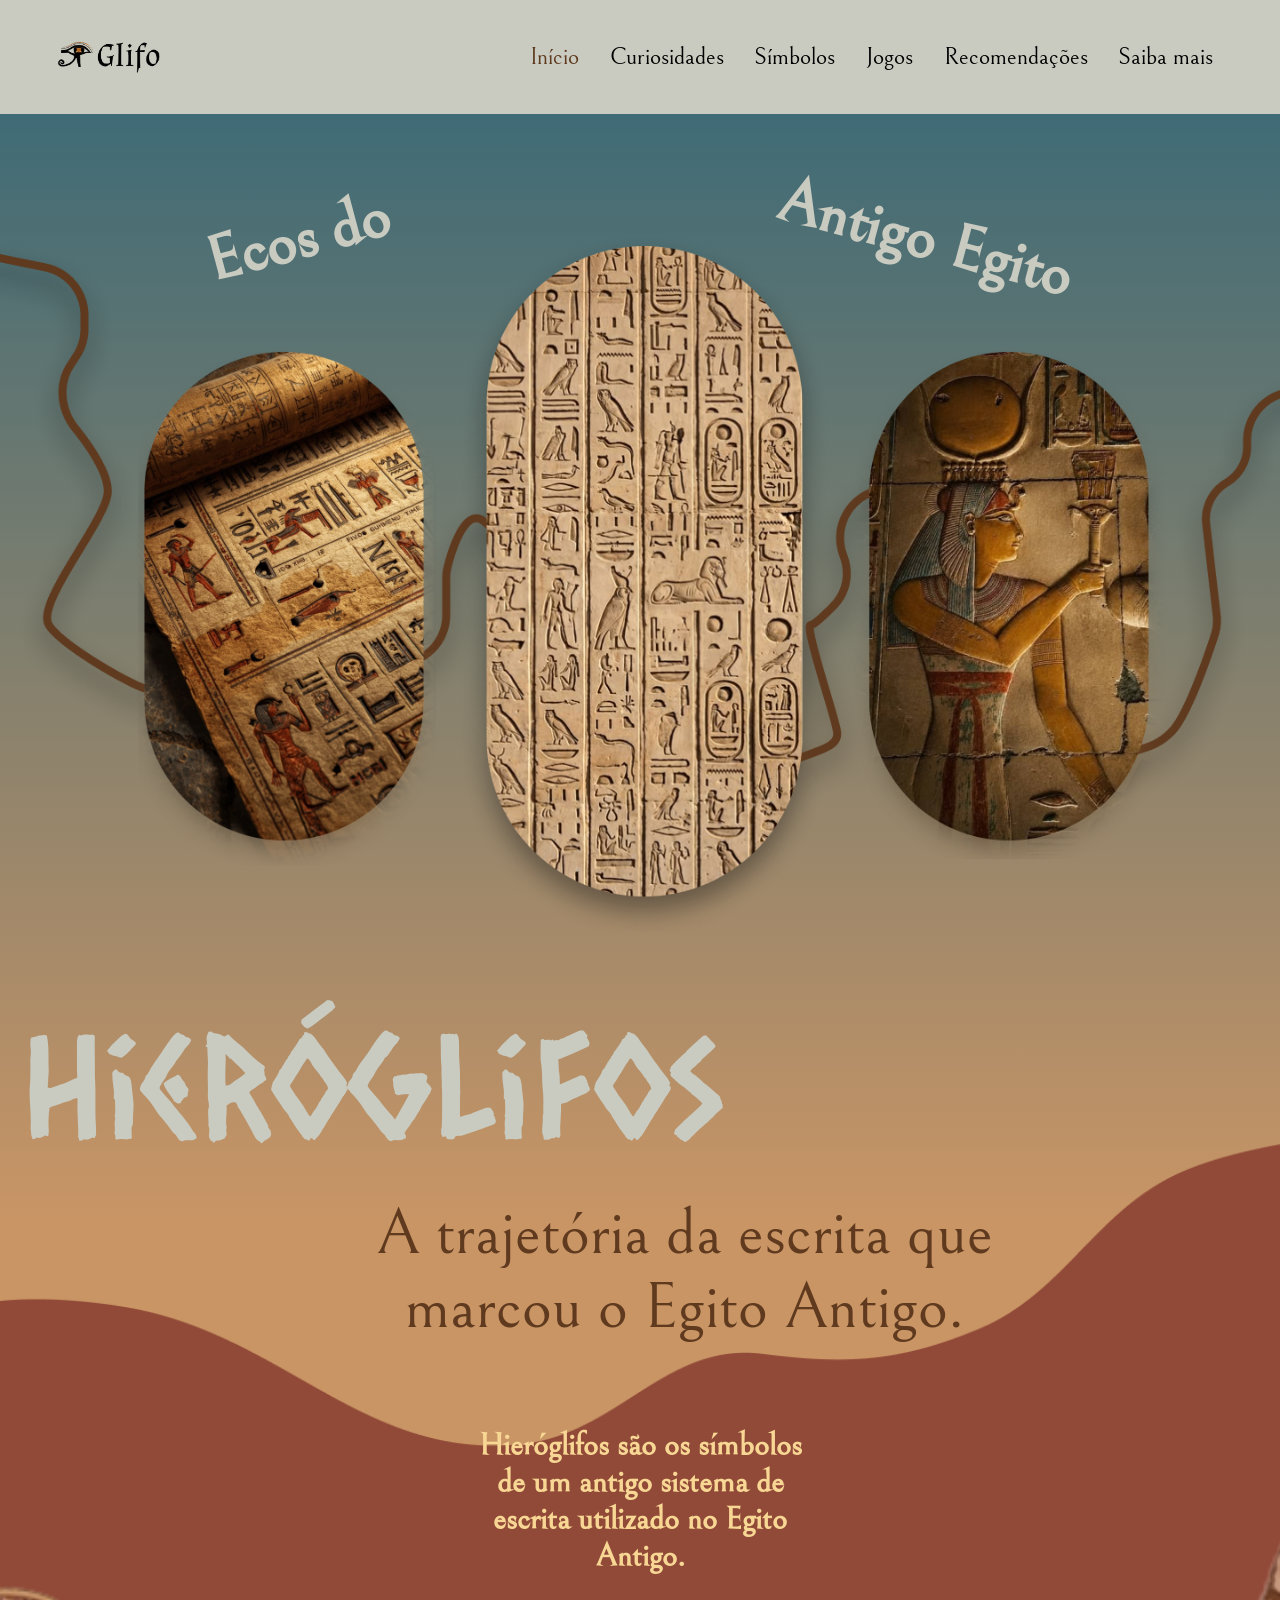
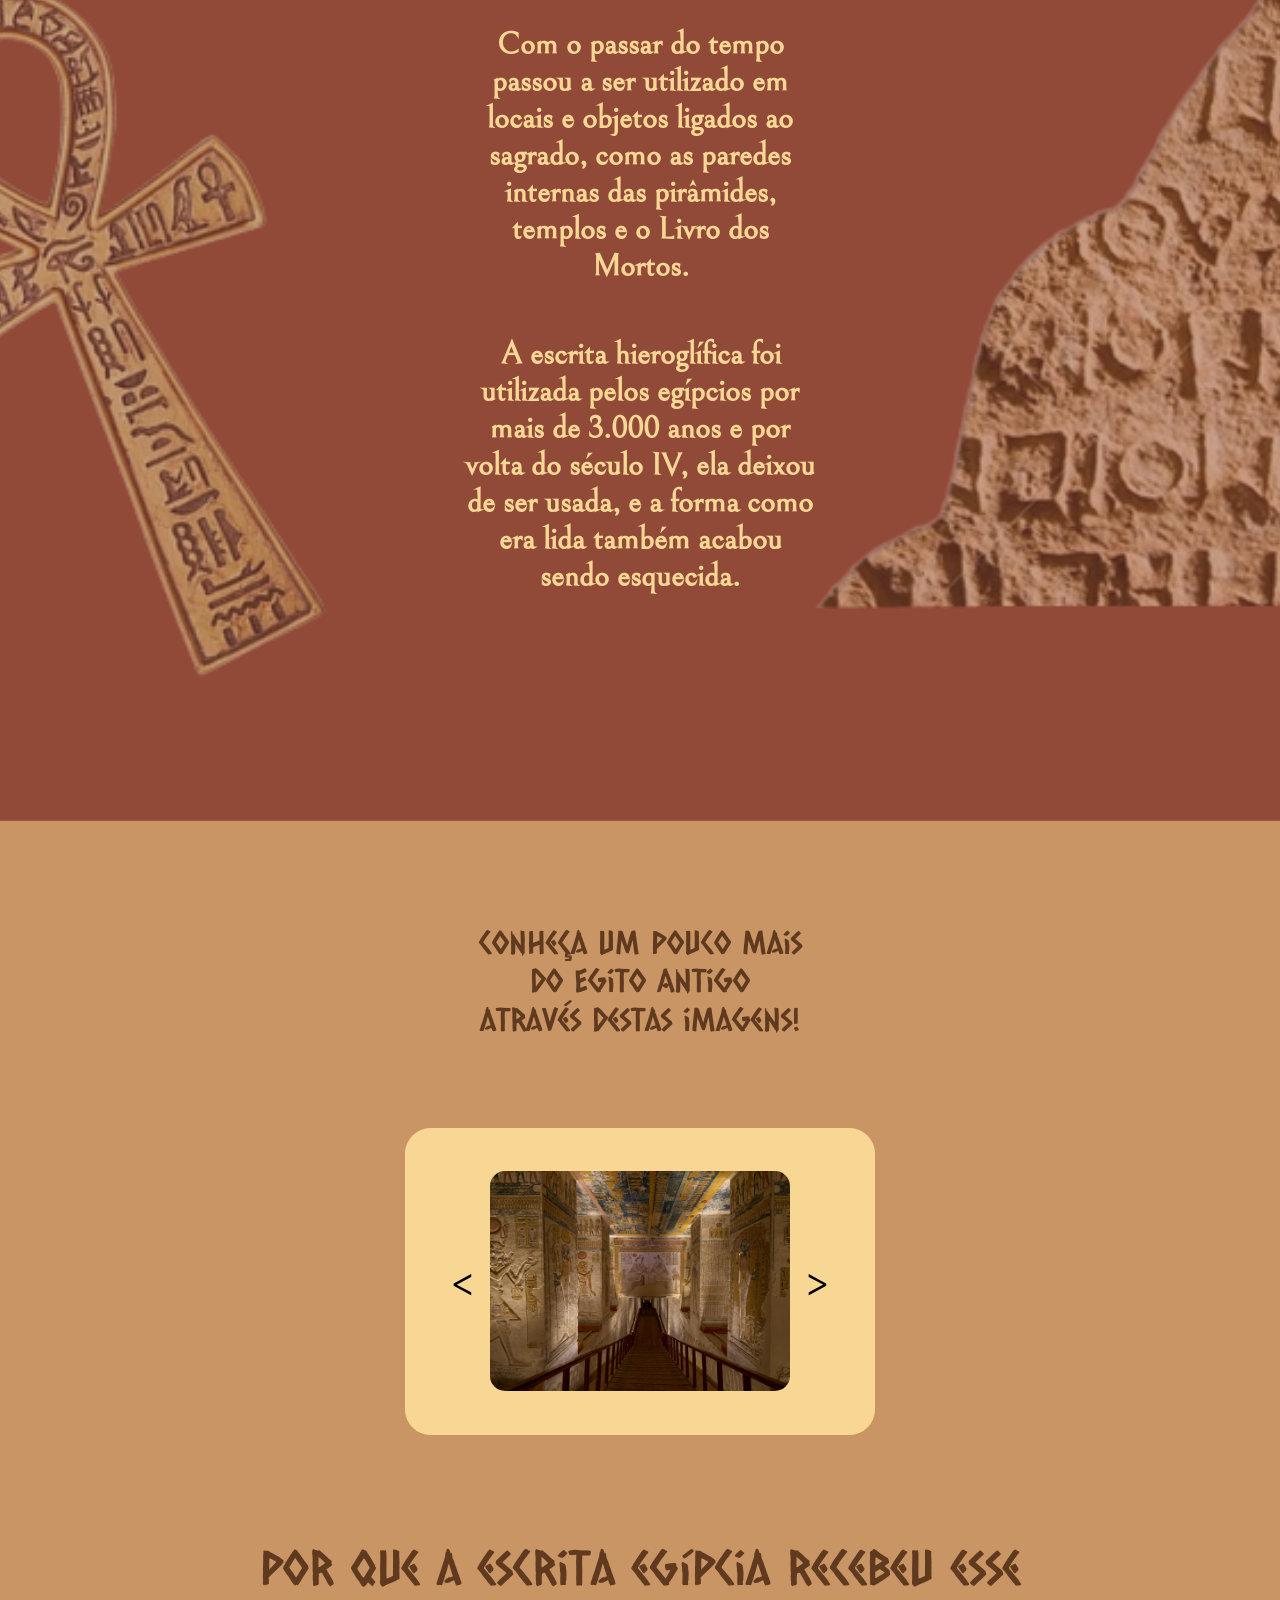
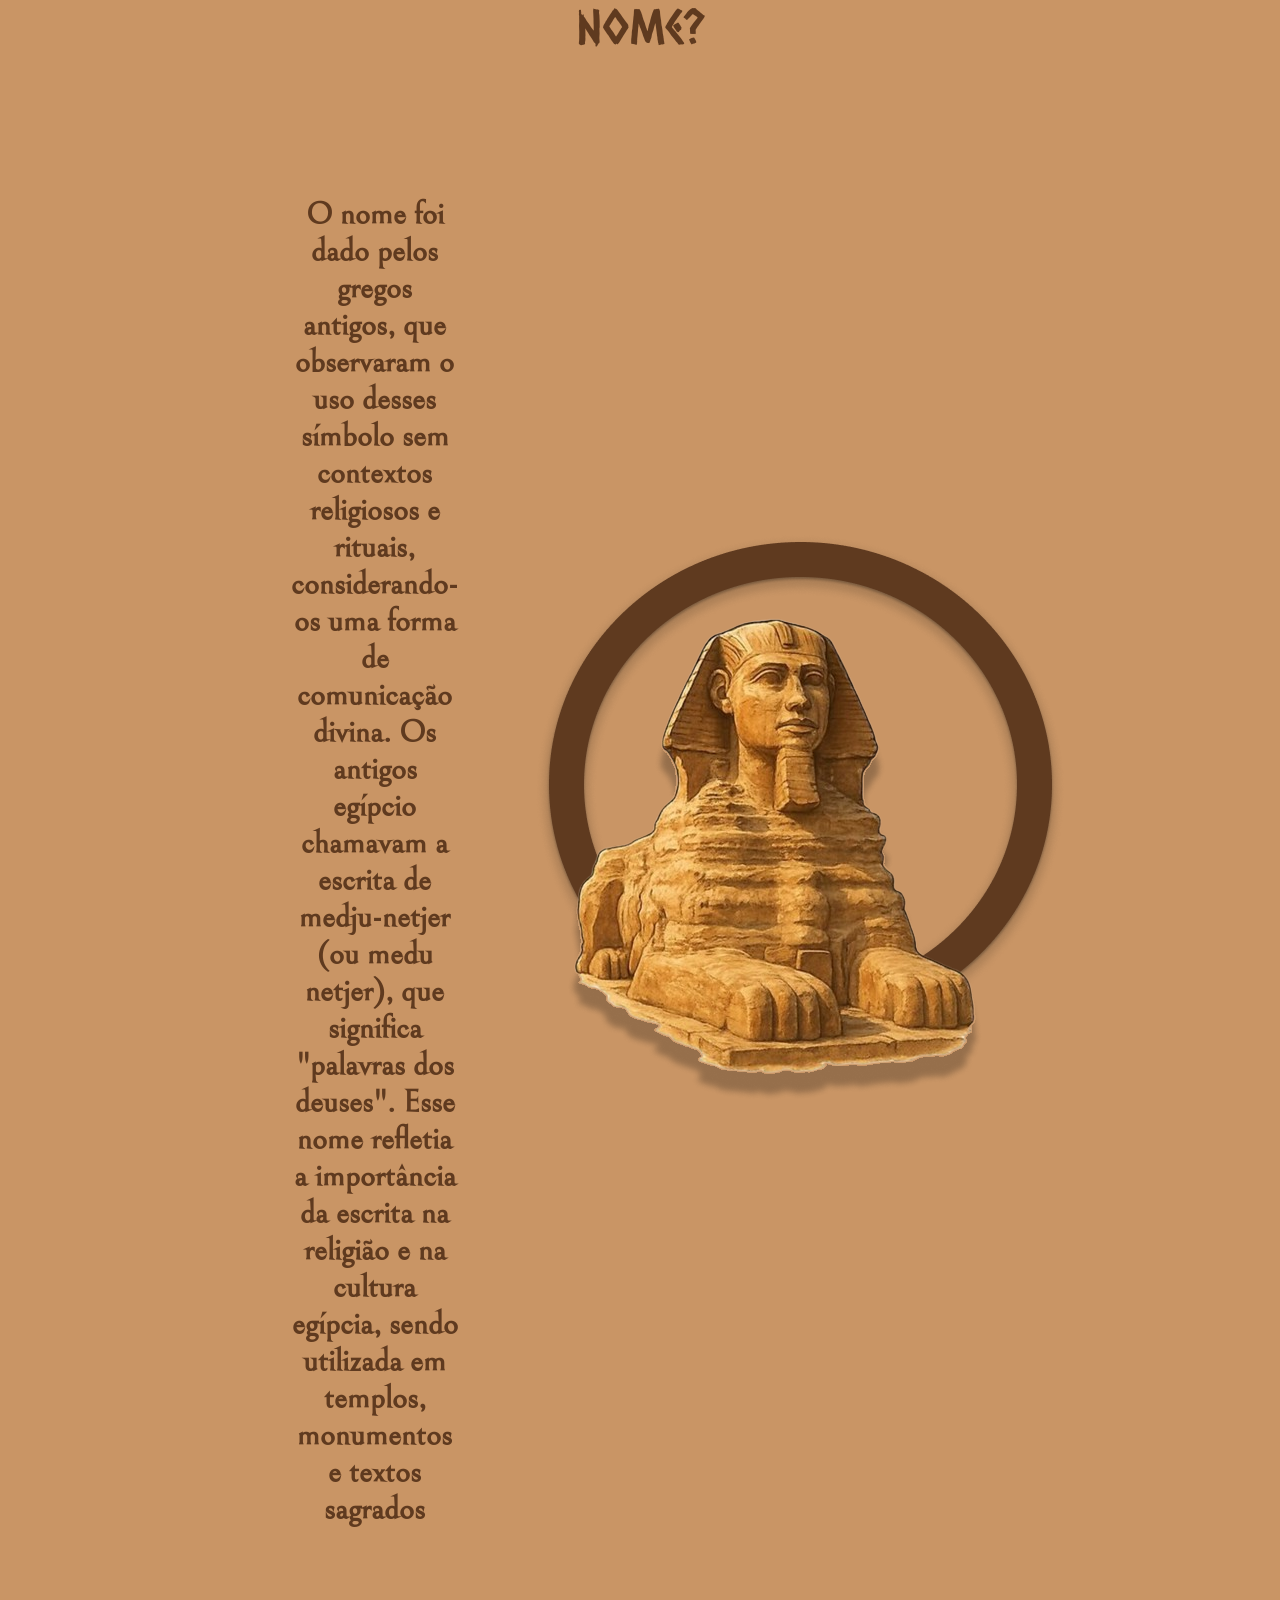
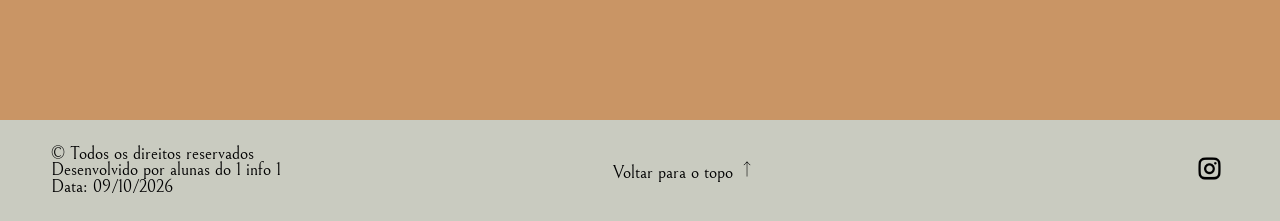
<file: index.html>
<!DOCTYPE html>
<html lang="en">

<head>
    <meta charset="UTF-8">
    <meta name="viewport" content="width=device-width, initial-scale=1.0">
    <title>Glifo - Inicío</title>
    <link rel="stylesheet" href="css/reset.css">
    <link rel="stylesheet" href="css/style.css">
    <link rel="preconnect" href="https://fonts.googleapis.com">
    <link rel="preconnect" href="https://fonts.gstatic.com" crossorigin>
    <link href="https://fonts.googleapis.com/css2?family=Bellefair&family=Caesar+Dressing&display=swap"
        rel="stylesheet">
</head>

<body>
    <header>
        <nav id="topo">
            <h1>
                <a href="index.html">
                    <img src="src/inicio/logo.png" alt="logo" />
                </a>
            </h1>
            <ul>
                <li>
                    <a href="index.html" class="marc">Início</a>
                </li>
                <li>
                    <a href="curiosidades.html">Curiosidades</a>
                </li>
                <li>
                    <a href="simbolos.html">Símbolos</a>

                </li>
                <li>
                    <a href="jogo1.html">Jogos</a>
                </li>
                <li>
                    <a href="recomendacoes.html">Recomendações</a>
                </li>
                <li>
                    <a href="saibamais.html">Saiba mais</a>
                </li>
            </ul>
        </nav>
    </header>
    <main>
        <section class="banner">
            <div>
                <p>
                    Ecos do
                </p>
                <p class="direita">
                    Antigo Egito
                </p>
            </div>
            <img src="src/inicio/trioDeFotos.png" alt="fotos Hieróglifos" class="mobile-banner">
            <img src="src/inicio/trioDesktop.png" alt="fotos Hieróglifos desktop" class="desktop-banner">
            <h2>
                Hieróglifos
            </h2>
        </section>
        <section class="trajetoria">
            <h2>
                A trajetória da escrita que marcou o Egito Antigo.
            </h2>
            <p>
                Hieróglifos são os símbolos de
                um antigo sistema de escrita
                utilizado no Egito Antigo.
            </p>
            <p>
                Com o passar do tempo passou a
                ser utilizado em locais e objetos ligados ao sagrado, como as paredes internas das pirâmides, templos e
                o Livro dos Mortos.
            </p>
            <p>
                A escrita hieroglífica foi utilizada pelos egípcios por mais de 3.000 anos e por volta do século IV, ela
                deixou de ser usada, e a forma como era lida também acabou sendo esquecida.
            </p>
        </section>
        <!--carrossel-->
        <section class="imagenstxt">
            <h2>
                Conheça um pouco mais<br>do Egito Antigo <br>através destas imagens!
            </h2>
        </section>
        <section class="carrossel">
            <p class="anterior" onclick="anterior()">
                &lt;
            </p>
            <div class="galeria">

                <ul class="display">
                    <li>
                        <div class="fotos">
                            <img src="src/inicio/dentropiramide.avif" alt="piramide">
                        </div>
                    </li>
                    <li>
                        <div class="fotos">
                            <img src="src/inicio/estatua.webp" alt="estatua">
                        </div>
                    </li>
                    <li>
                        <div class="fotos">
                            <img src="src/inicio/exposicao.jpg" alt="exposicao">
                        </div>
                    </li>
                    <li>
                        <div class="fotos">
                            <img src="src/inicio/piramides.jpg" alt="piramides">
                        </div>
                    </li>
                </ul>
            </div>
            <p class="proximo" onclick="proximo()">
                &gt;
            </p>
        </section>

        <section class="nome">
            <h2>
                Por que a escrita egípcia recebeu esse nome?
            </h2>
            <div>
                <p>
                    O nome foi dado pelos gregos antigos, que observaram o uso desses símbolo sem contextos
                    religiosos e rituais, considerando-os uma
                    forma de comunicação divina. Os antigos egípcio chamavam a escrita de medju-netjer (ou medu netjer),
                    que
                    significa "palavras dos deuses". Esse nome refletia a importância da escrita na religião e na
                    cultura
                    egípcia, sendo utilizada em templos, monumentos e textos sagrados
                </p>
                <img src="src/inicio/esfinge.png" alt="Esfinge">
            </div>
        </section>
    </main>
    <script>
    let imagemAtual = 0;

    function proximo() {
        let imagens = document.querySelectorAll('.display li');
        let lista = document.querySelector('.display');

        imagemAtual++;

        if (imagemAtual >= imagens.length) {
            imagemAtual = 0;
        }

        lista.style.left = -imagemAtual * imagens[0].offsetWidth + 'px';
    }

    function anterior() {
        let imagens = document.querySelectorAll('.display li');
        let lista = document.querySelector('.display');

        imagemAtual--;

        if (imagemAtual < 0) {
            imagemAtual = imagens.length - 1;
        }

        lista.style.left = -imagemAtual * imagens[0].offsetWidth + 'px';
    }
</script>
    <footer>
        <p>
            © Todos os direitos reservados <br>
            Desenvolvido por alunas do 1 info 1 <br>
            Data: 09/10/2026
        </p>
        <p>
            <a href="#topo">Voltar para o topo
                 <img src="src/setas-para-cima.png" alt="seta para cima">
            </a>
        </p>


        <a href="https://www.instagram.com/glifosepe"><img src="src/inicio/insta-logo.png" alt="ícone instagram"></a>
    </footer>

</body>

</html>
</file>
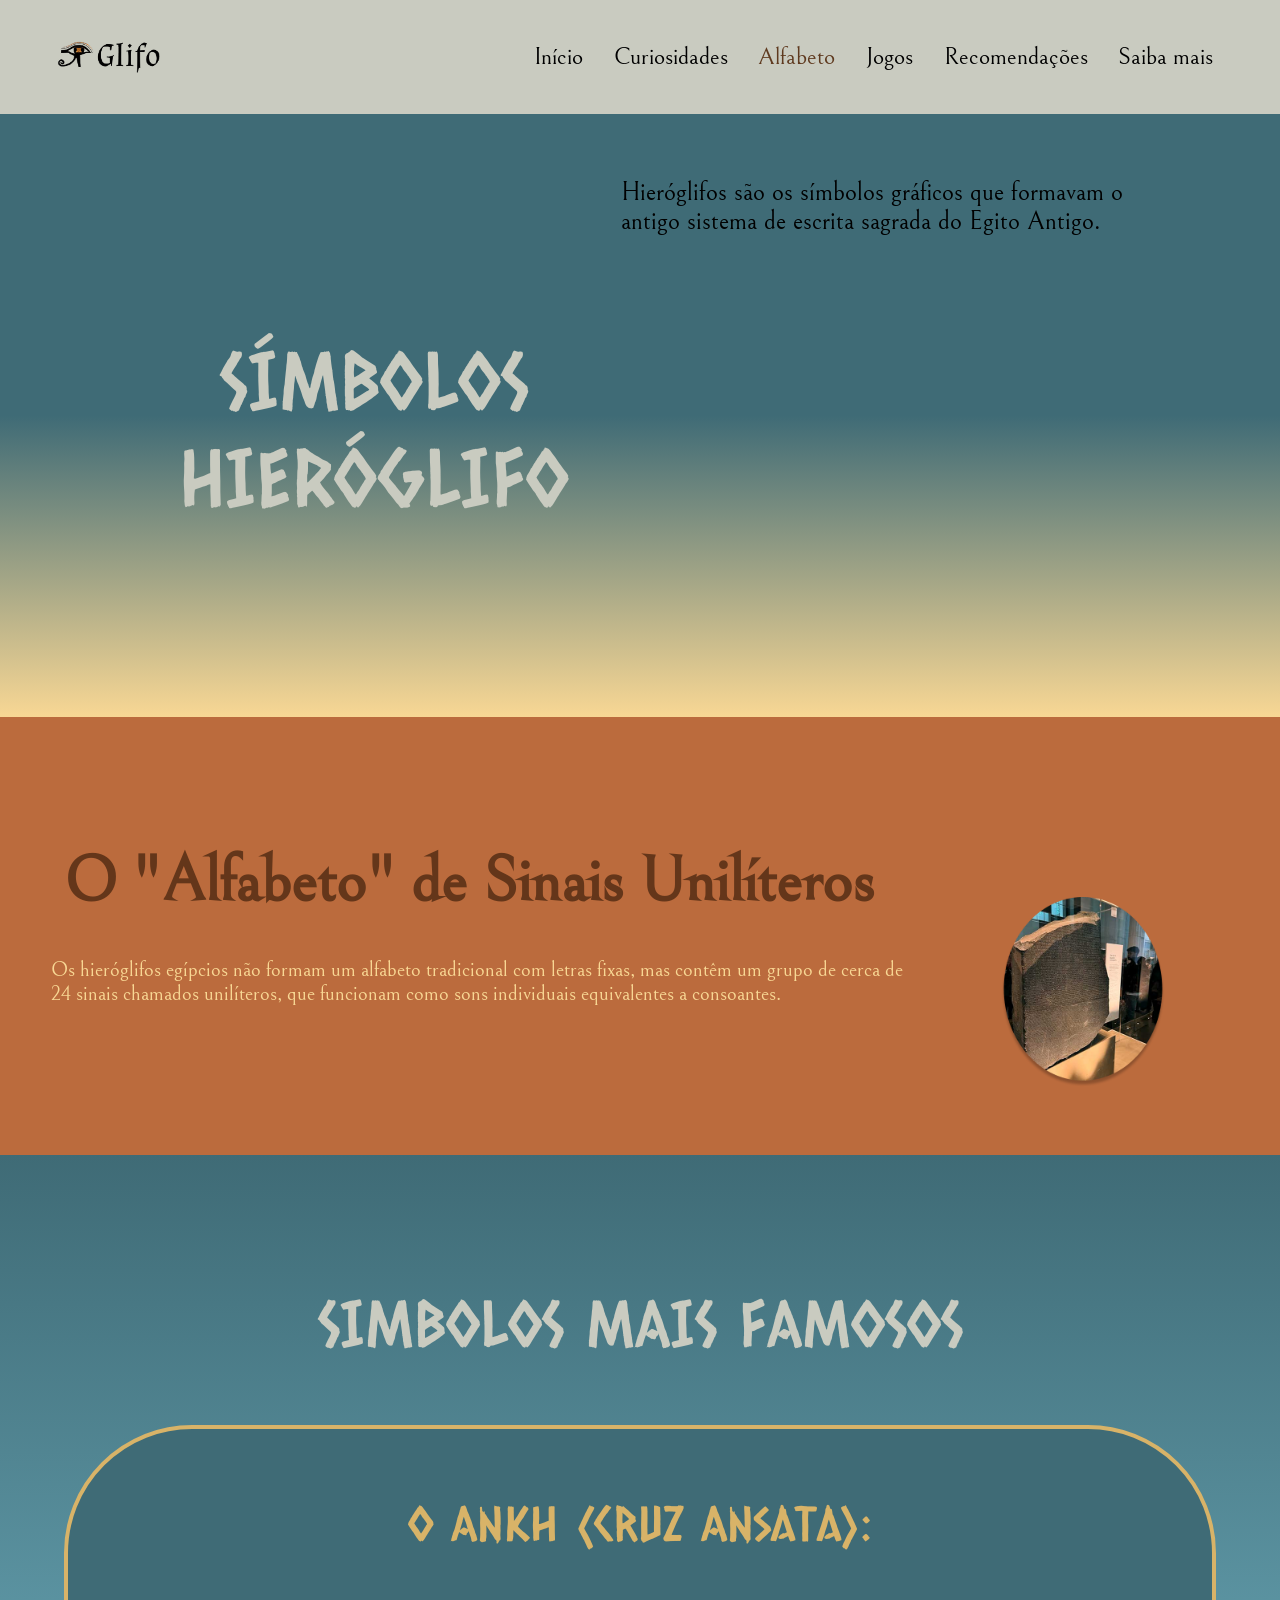
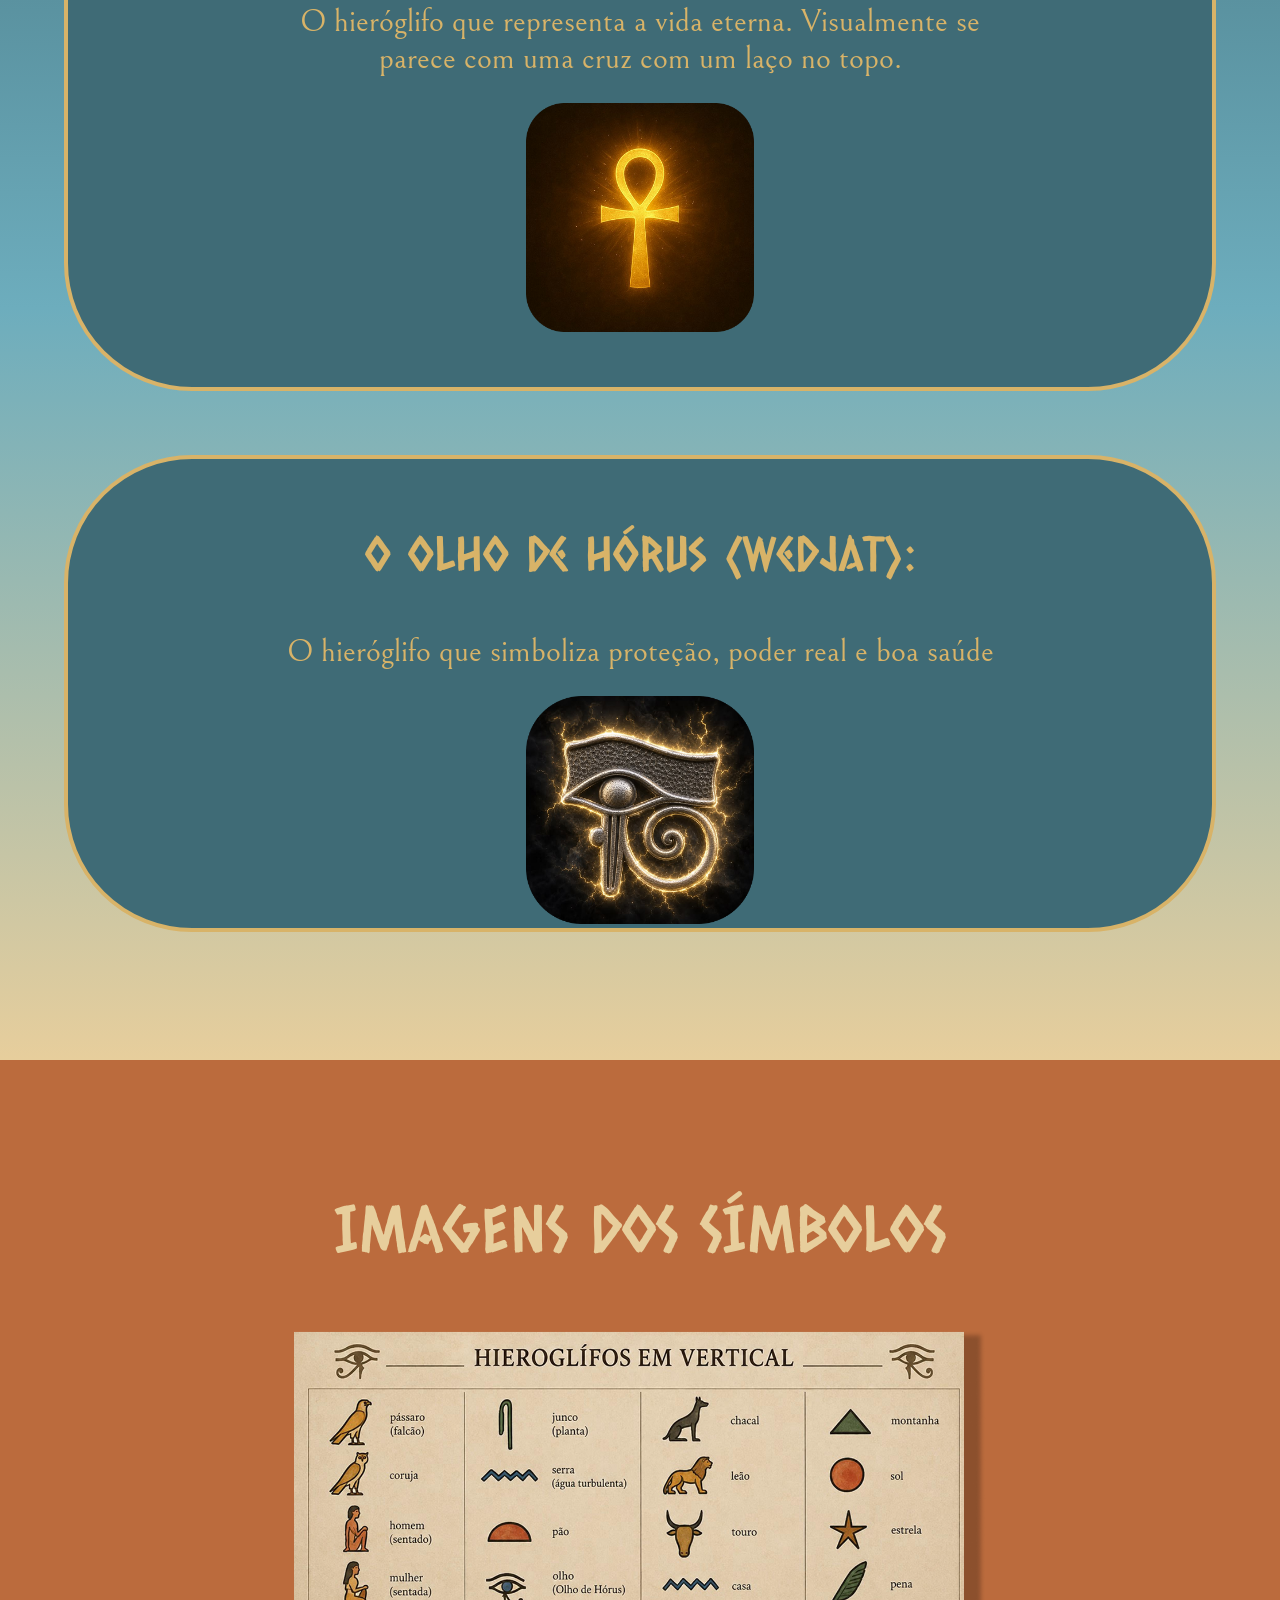
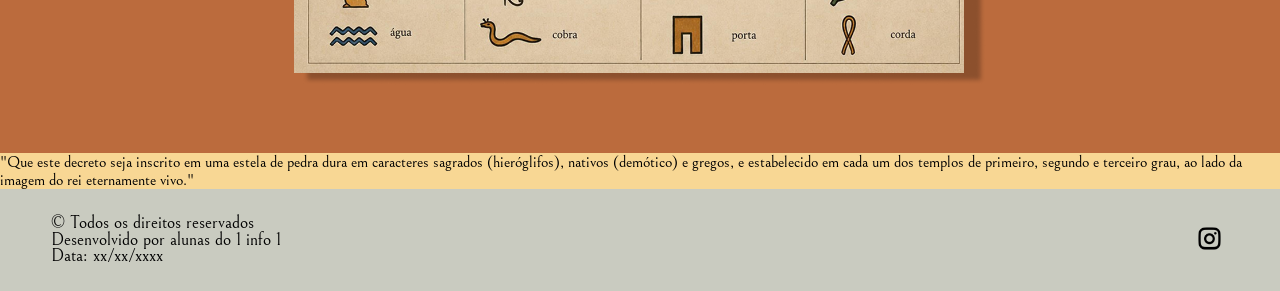
<file: alfabeto.html>
<!DOCTYPE html>
<html lang="en">
<head>
    <meta charset="UTF-8">
    <meta name="viewport" content="width=device-width, initial-scale=1.0">
    <title>Alfabeto</title>
    <link rel="stylesheet" href="css/reset.css">
    <link rel="stylesheet" href="css/alfabeto.css">
    <link rel="preconnect" href="https://fonts.googleapis.com">
    <link rel="preconnect" href="https://fonts.gstatic.com" crossorigin>
    <link href="https://fonts.googleapis.com/css2?family=Bellefair&family=Caesar+Dressing&display=swap" rel="stylesheet">
</head>
<body>
        <header>
      <nav>
        <h1>
            <a href="index.html">
                 <img src="src/inicio/logo.png" alt="#" />
            </a>
        </h1>
        <ul>
          <li>
            <a href="index.html">Início</a>
          </li>
          <li>
            <a href="curiosidades.html">Curiosidades</a>
          </li>
          <li>
            <a href="alfabeto.html" class="marc">Alfabeto</a>
          </li>
          <li>
            <a href="jogo1.html">Jogos</a>
          </li>
          <li>
            <a href="recomendacoes.html">Recomendações</a>
          </li>
          <li>
            <a href="saibamais.html">Saiba mais</a>
          </li>
        </ul>
      </nav>
    </header>
    <main>
      <section class="inicio">
        <h2>
            SÍMBOLOS HIERÓGLIFO
        </h2>

        <p>
            Hieróglifos são os símbolos gráficos que formavam o antigo sistema de escrita sagrada do Egito Antigo.
        </p>
    </section>

    <section class="bnt">
        <div>
            <h2>O "Alfabeto" de Sinais Unilíteros</h2>
            <p>
                Os hieróglifos egípcios não formam um alfabeto tradicional com letras fixas, mas contêm um grupo de
                cerca de 24 sinais chamados unilíteros, que funcionam como sons individuais equivalentes a consoantes.
            </p>
        </div>
        <div>
            <img src="src/alfabeto/imagemS1.png" alt="#">
        </div>
    </section>
    <section class="titdois">
        <h2>SIMBOLOS MAIS FAMOSOS</h2>
        <ul>
            <li>
                <div>
                    <h2>O Ankh (Cruz Ansata): </h2>
                    <p>O hieróglifo que representa a vida eterna. Visualmente se parece com uma cruz com um laço no
                        topo.
                </div>
                <div>
                    <img src="src/alfabeto/imagemul.png" alt="">
                </div>
                </p>
            </li>
            <li>
                <div>
                    <h2>O Olho de Hórus (Wedjat): </h2>
                    <p>O hieróglifo que simboliza
                        proteção, poder real e boa saúde</p>
                </div>
                <div>
                    <img src="src/alfabeto/imagemul2.png" alt="#">
                </div>

            </li>
        </ul>
    </section>
    <section class="imagens">
        <h2>
            IMAGENS DOS SÍMBOLOS
        </h2>
        <img src="src/alfabeto/imagemsimbolos.png" alt="símbolos">
    </section>
    <section class="final">
        <p>
            "Que este decreto seja inscrito em uma estela de pedra dura em caracteres sagrados (hieróglifos), nativos (demótico) e gregos, e estabelecido em cada um dos templos de primeiro, segundo e terceiro grau, ao lado da imagem do rei eternamente vivo."
        </p>
    </section>

    </main>
    <footer>
        <p>
            © Todos os direitos reservados <br>
            Desenvolvido por  alunas do 1 info 1 <br>
            Data: xx/xx/xxxx
        </p>
        <a href="https://www.instagram.com/glifosepe"><img src="src/inicio/insta-logo.png" alt="ícone instagram"></a>
    </footer>


</body>
</html>
</file>
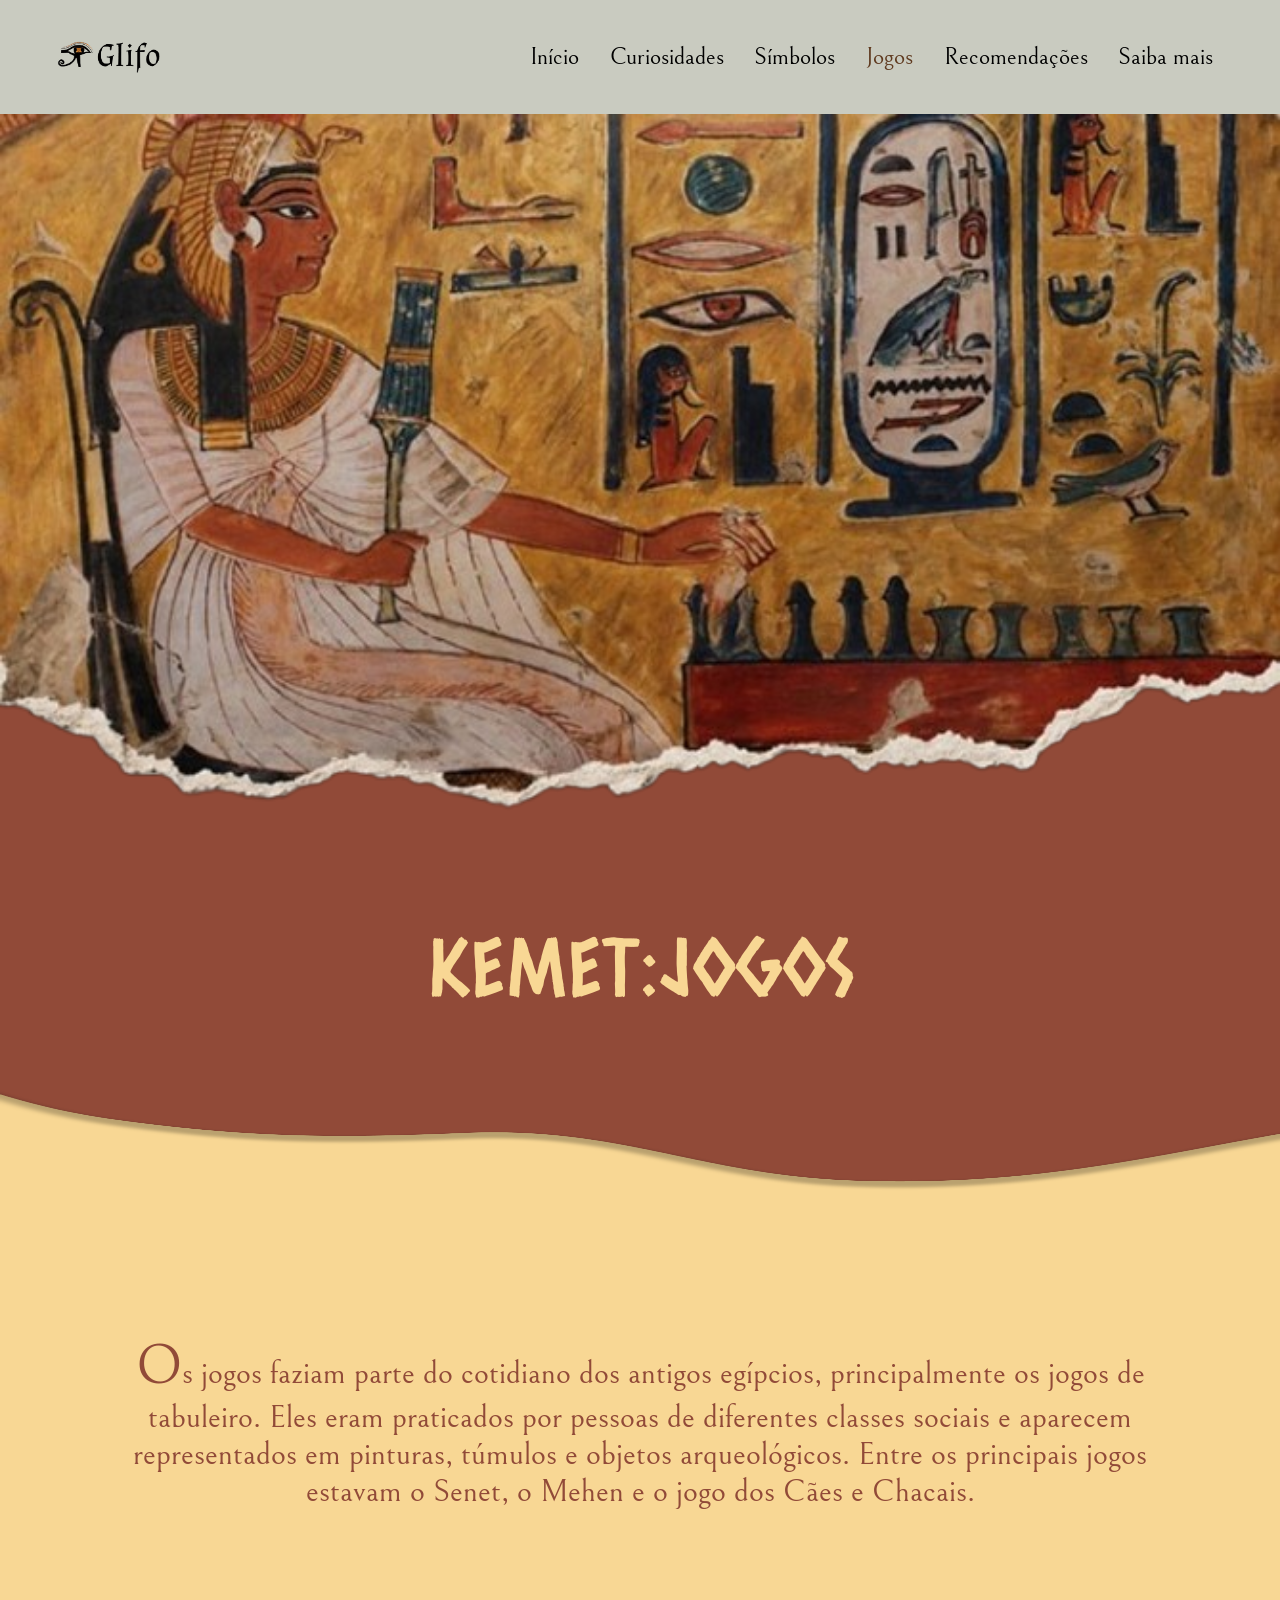
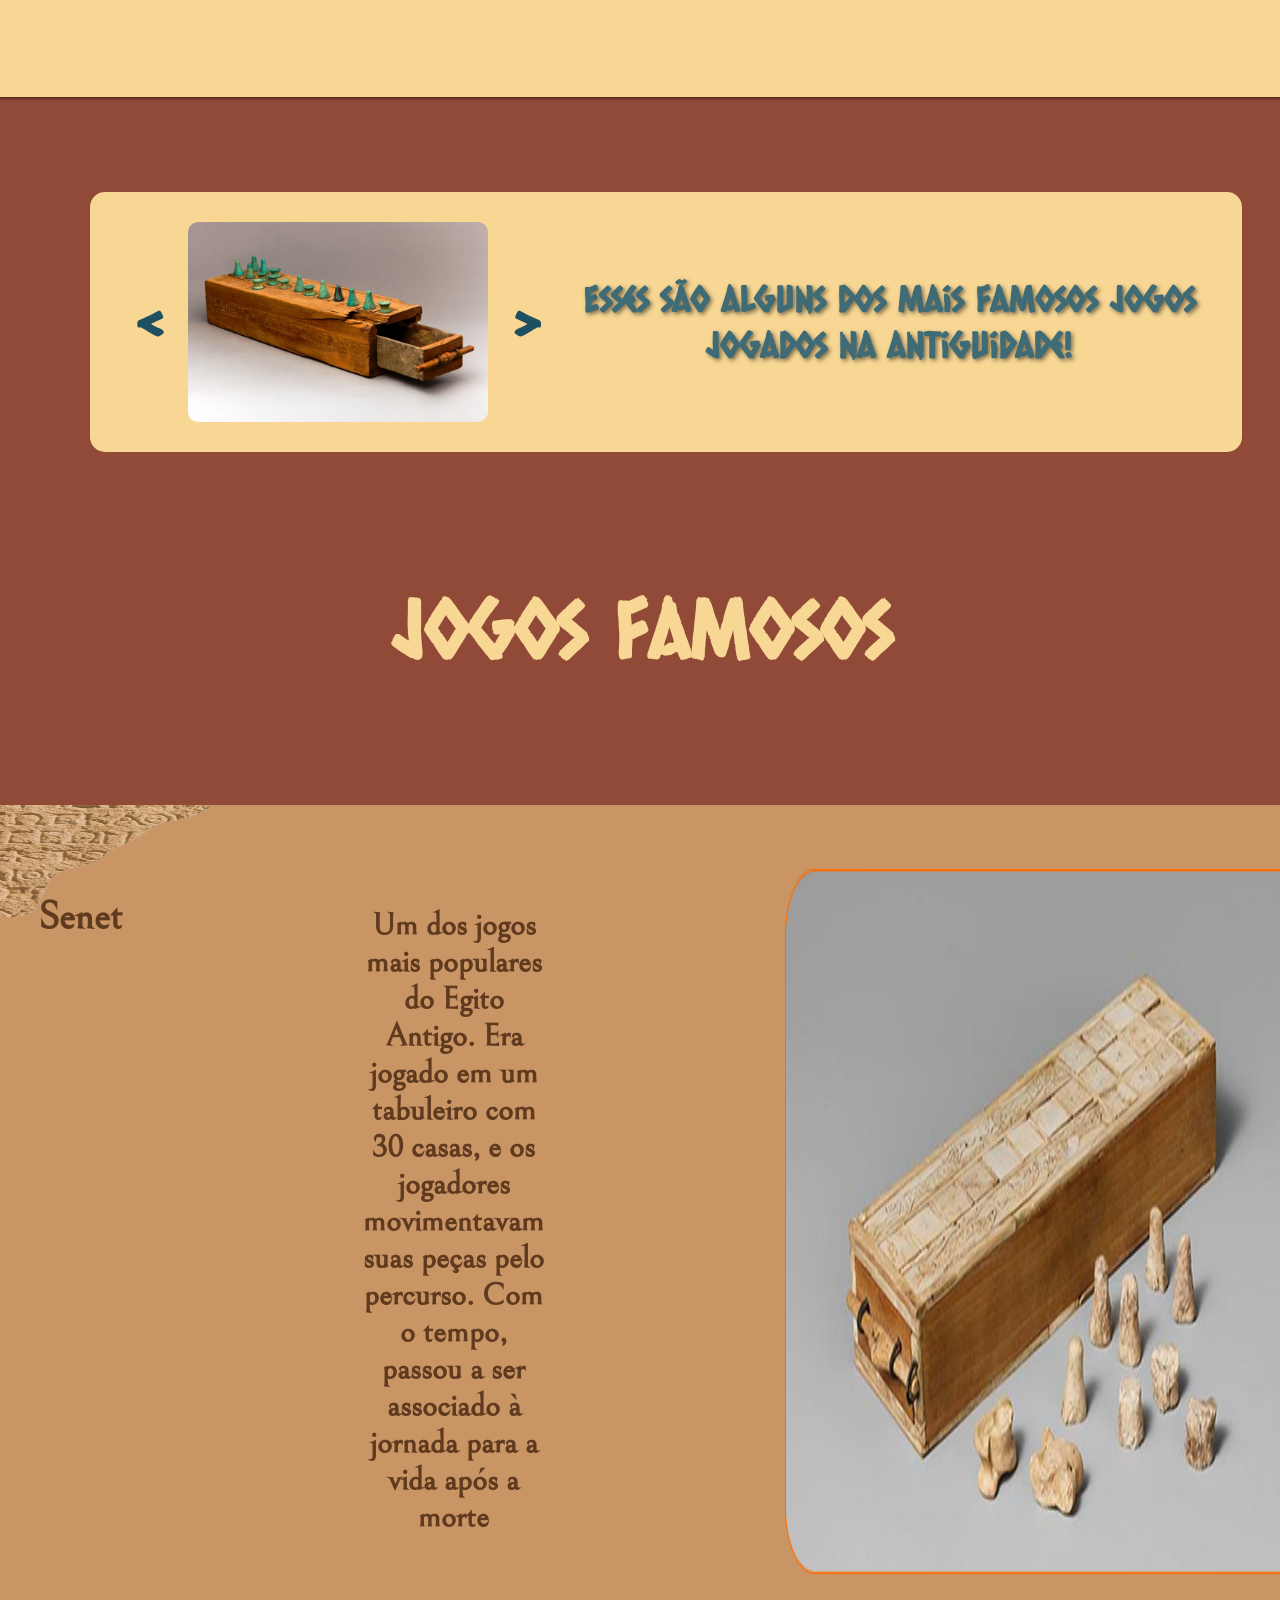
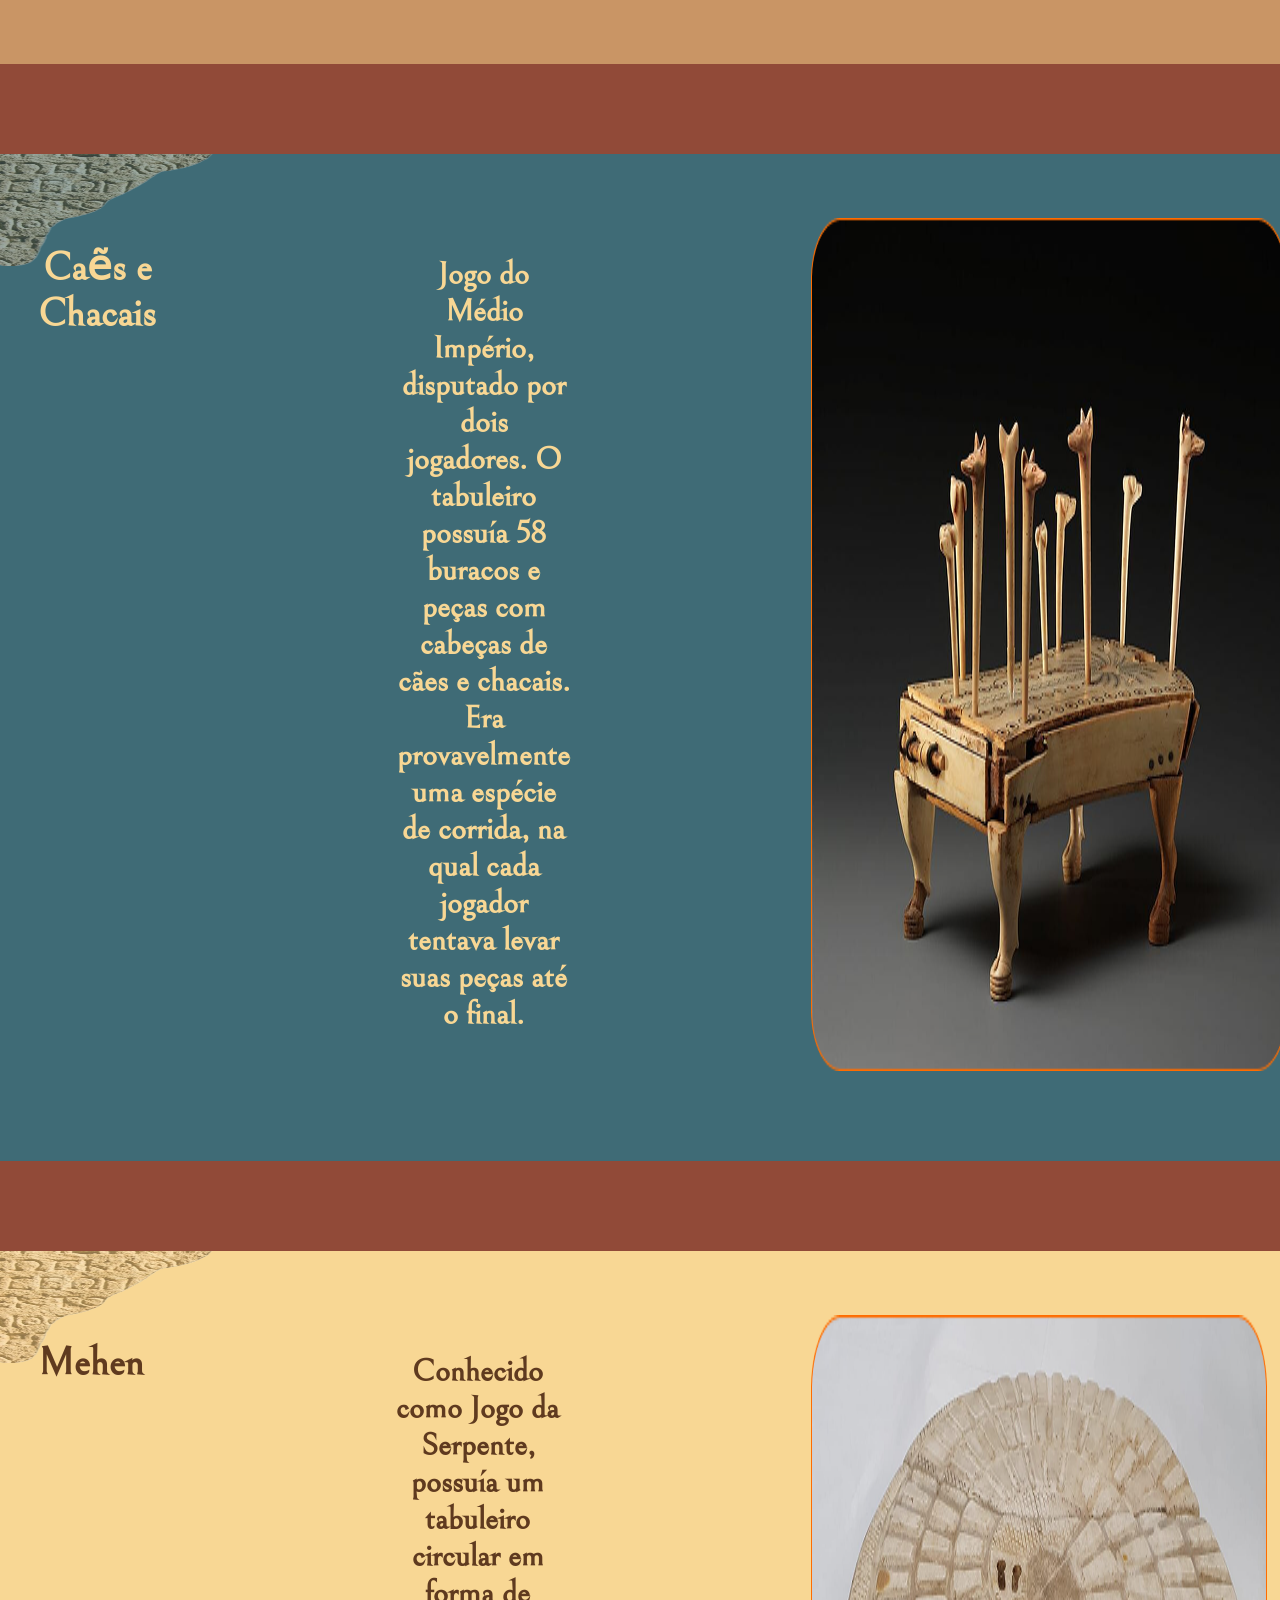
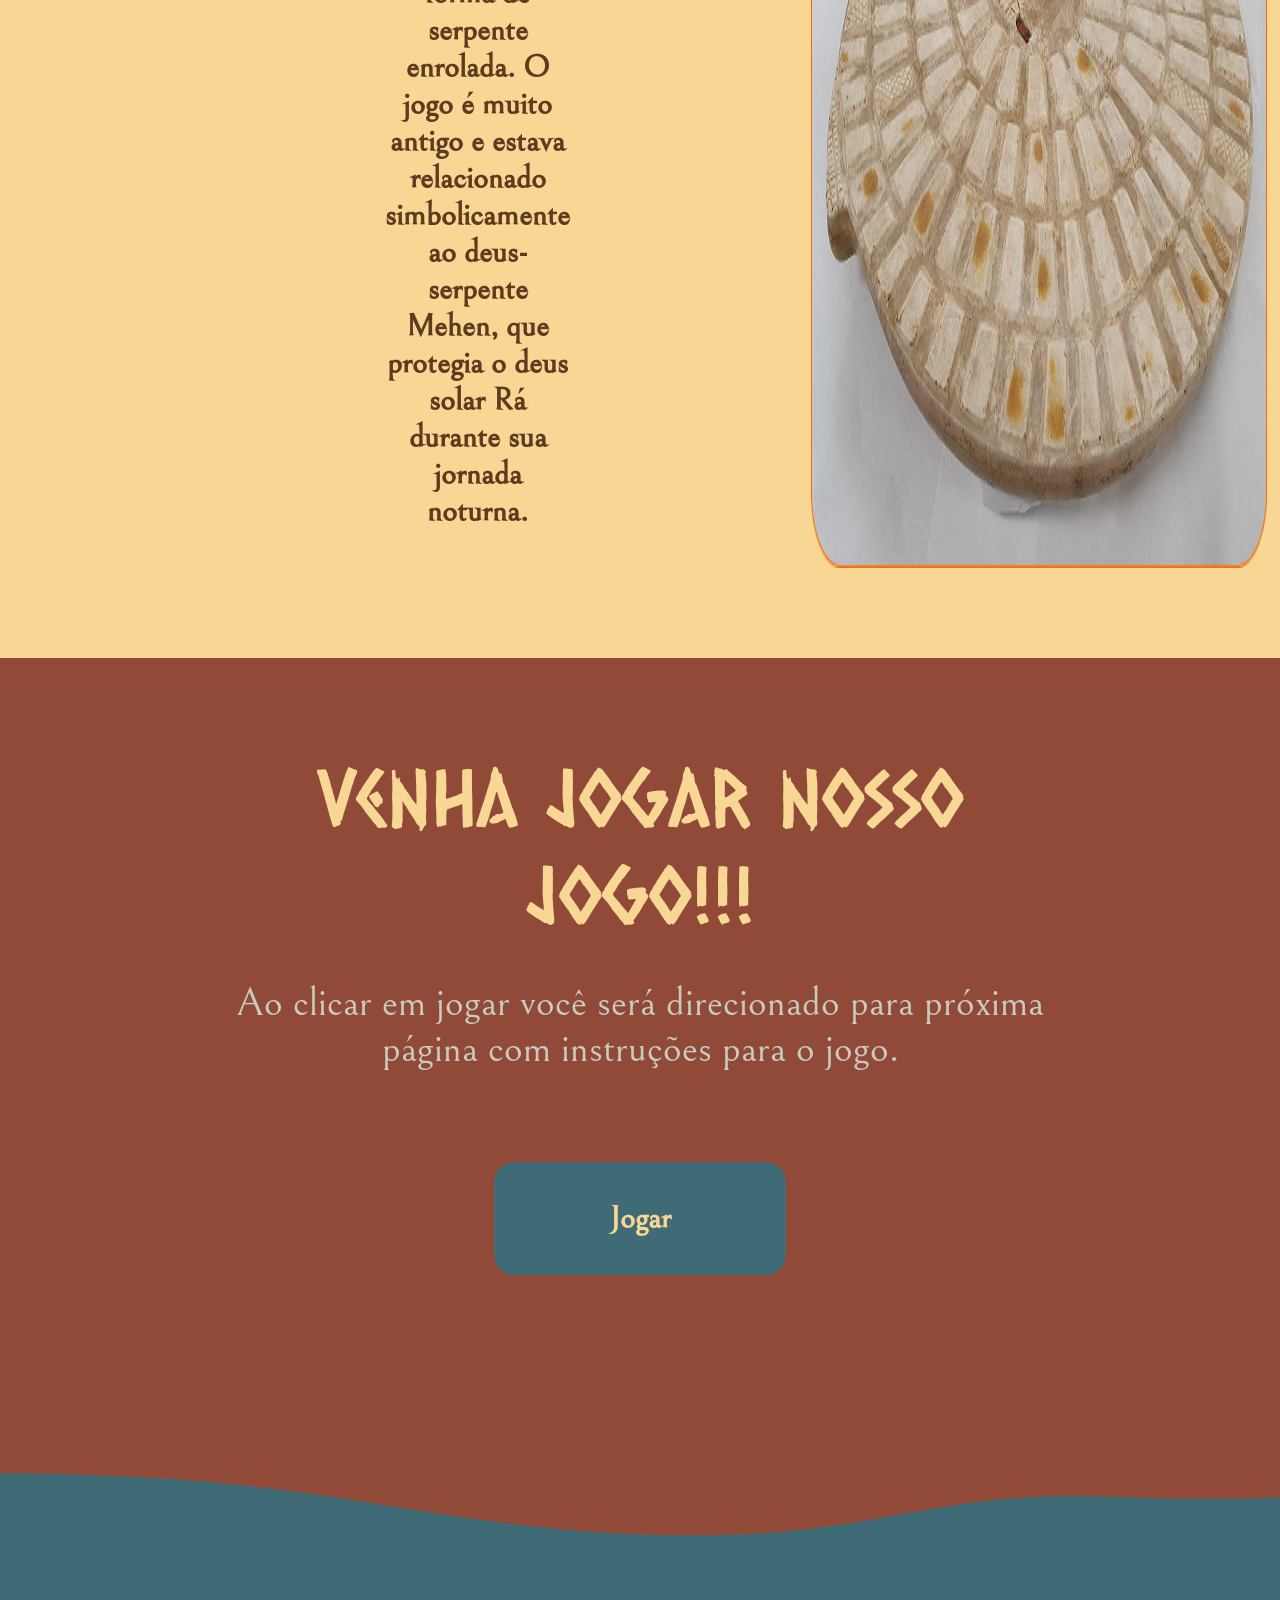
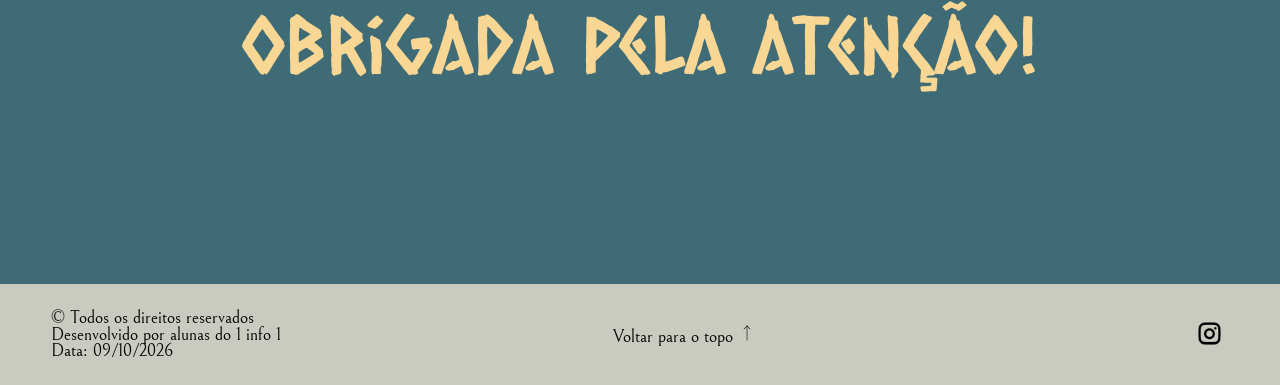
<file: jogo1.html>
<!DOCTYPE html>
<html lang="en">

<head>
  <meta charset="UTF-8">
  <meta name="viewport" content="width=device-width, initial-scale=1.0">
  <title>Jogos</title>
  <link rel="stylesheet" href="css/reset.css">
  <link rel="stylesheet" href="css/jogo.css">
  <link rel="preconnect" href="https://fonts.googleapis.com">
  <link rel="preconnect" href="https://fonts.gstatic.com" crossorigin>
  <link href="https://fonts.googleapis.com/css2?family=Bellefair&family=Caesar+Dressing&display=swap" rel="stylesheet">
</head>

<body>
  <header>
    <nav id="topo">
      <h1>
        <a href="index.html">
          <img src="src/inicio/logo.png" alt="logo" />
        </a>
      </h1>
      <ul>
        <li>
          <a href="index.html">Início</a>
        </li>
        <li>
          <a href="curiosidades.html">Curiosidades</a>
        </li>
        <li>
          <a href="simbolos.html">Símbolos</a>

        </li>
        <li>
          <a href="jogo1.html" class="marc">Jogos</a>
        </li>
        <li>
          <a href="recomendacoes.html">Recomendações</a>
        </li>
        <li>
          <a href="saibamais.html">Saiba mais</a>
        </li>
      </ul>
    </nav>
  </header>
  <main>
    <section class="bnr">
      <img src="src/jogo/bnr.png" alt="bnr" class="img-bnr" />
      <h2>KEMET:JOGOS</h2>
    </section>
    <section class="vetor">
      <p class="principal">
        <span>
          O</span>s jogos faziam parte do cotidiano dos antigos egípcios,
        principalmente os jogos de tabuleiro. Eles eram praticados por pessoas
        de diferentes classes sociais e aparecem representados em pinturas,
        túmulos e objetos arqueológicos. Entre os principais jogos estavam o
        Senet, o Mehen e o jogo dos Cães e Chacais.

      </p>
      <div class="geral">

        <p class="anterior" onclick="anterior()">&lt;</p>

        <div class="carrosel">

          <ul class="galeria">

            <li>
              <div class="img">
                <img src="src/jogo/jogo1.jpg" alt="Jogo egípcio">
              </div>
            </li>

            <li>
              <div class="img">
                <img src="src/jogo/jogo2.jpg" alt="Jogo egípcio">
              </div>
            </li>

            <li>
              <div class="img">
                <img src="src/jogo/jogo3.png" alt="Jogo egípcio">
              </div>
            </li>

            <li>
              <div class="img">
                <img src="src/jogo/jogo4.jpg" alt="Jogo egípcio">
              </div>
            </li>

          </ul>

        </div>

        <p class="proximo" onclick="proximo()">&gt;</p>

        <div class="texto-carrossel">
          <p>
            Esses são alguns dos mais famosos jogos
            jogados na antiguidade!
          </p>
        </div>

      </div>



      <script>
        let posicaoGaleria = 0;

        function proximo() {
          const galeria = document.querySelector(".galeria");
          const fotos = galeria.querySelectorAll("li").length;

          if (posicaoGaleria <= -(fotos - 1) * 300) {
            posicaoGaleria = 0;
          } else {
            posicaoGaleria -= 300;
          }

          galeria.style.left = posicaoGaleria + "px";
        }

        function anterior() {
          const galeria = document.querySelector(".galeria");
          const fotos = galeria.querySelectorAll("li").length;

          if (posicaoGaleria >= 0) {
            posicaoGaleria = -(fotos - 1) * 300;
          } else {
            posicaoGaleria += 300;
          }

          galeria.style.left = posicaoGaleria + "px";
        }
      </script>
      
    </section>
    <section class="jogos">
      <h2>Jogos famosos</h2>
      <ul>
        <li class="senet">
          <h3>Senet</h3>
          <p>
            Um dos jogos mais populares do Egito Antigo. Era jogado em um
            tabuleiro com 30 casas, e os jogadores movimentavam suas peças
            pelo percurso. Com o tempo, passou a ser associado à jornada para
            a vida após a morte
          </p>
          <img src="src/jogo/senet.png" alt="senet" />
        </li>
        <li class="caes">
          <h3>Caẽs e Chacais</h3>
          <p>
            Jogo do Médio Império, disputado por dois jogadores. O tabuleiro
            possuía 58 buracos e peças com cabeças de cães e chacais. Era
            provavelmente uma espécie de corrida, na qual cada jogador tentava
            levar suas peças até o final.
          </p>
          <img src="src/jogo/caesechacais.png" alt="caes" />
        </li>
        <li class="mehen">
          <h3>Mehen</h3>
          <p>
            Conhecido como Jogo da Serpente, possuía um tabuleiro circular em
            forma de serpente enrolada. O jogo é muito antigo e estava
            relacionado simbolicamente ao deus-serpente Mehen, que protegia o
            deus solar Rá durante sua jornada noturna.
          </p>
          <img src="src/jogo/mehen.png" alt="mehen" />

        </li>
      </ul>
    </section>
    <section class="final">
      <h2>Venha jogar nosso <br>jogo!!!</h2>
      <p>Ao clicar em jogar você será direcionado para próxima página com instruções para o jogo.</p>
      <a href="jogo2.html">Jogar</a>
      <h3> Obrigada pela atenção!</h3>
    </section>
  </main>
  <footer>
    <p>
      © Todos os direitos reservados <br>
      Desenvolvido por alunas do 1 info 1 <br>
      Data: 09/10/2026
    </p>
    <p>
      <a href="#topo">Voltar para o topo
         <img src="src/setas-para-cima.png" alt="seta para cima">
      </a>
    </p>


    <a href="https://www.instagram.com/glifosepe"><img src="src/inicio/insta-logo.png" alt="ícone instagram"></a>
  </footer>

</body>

</html>
</file>
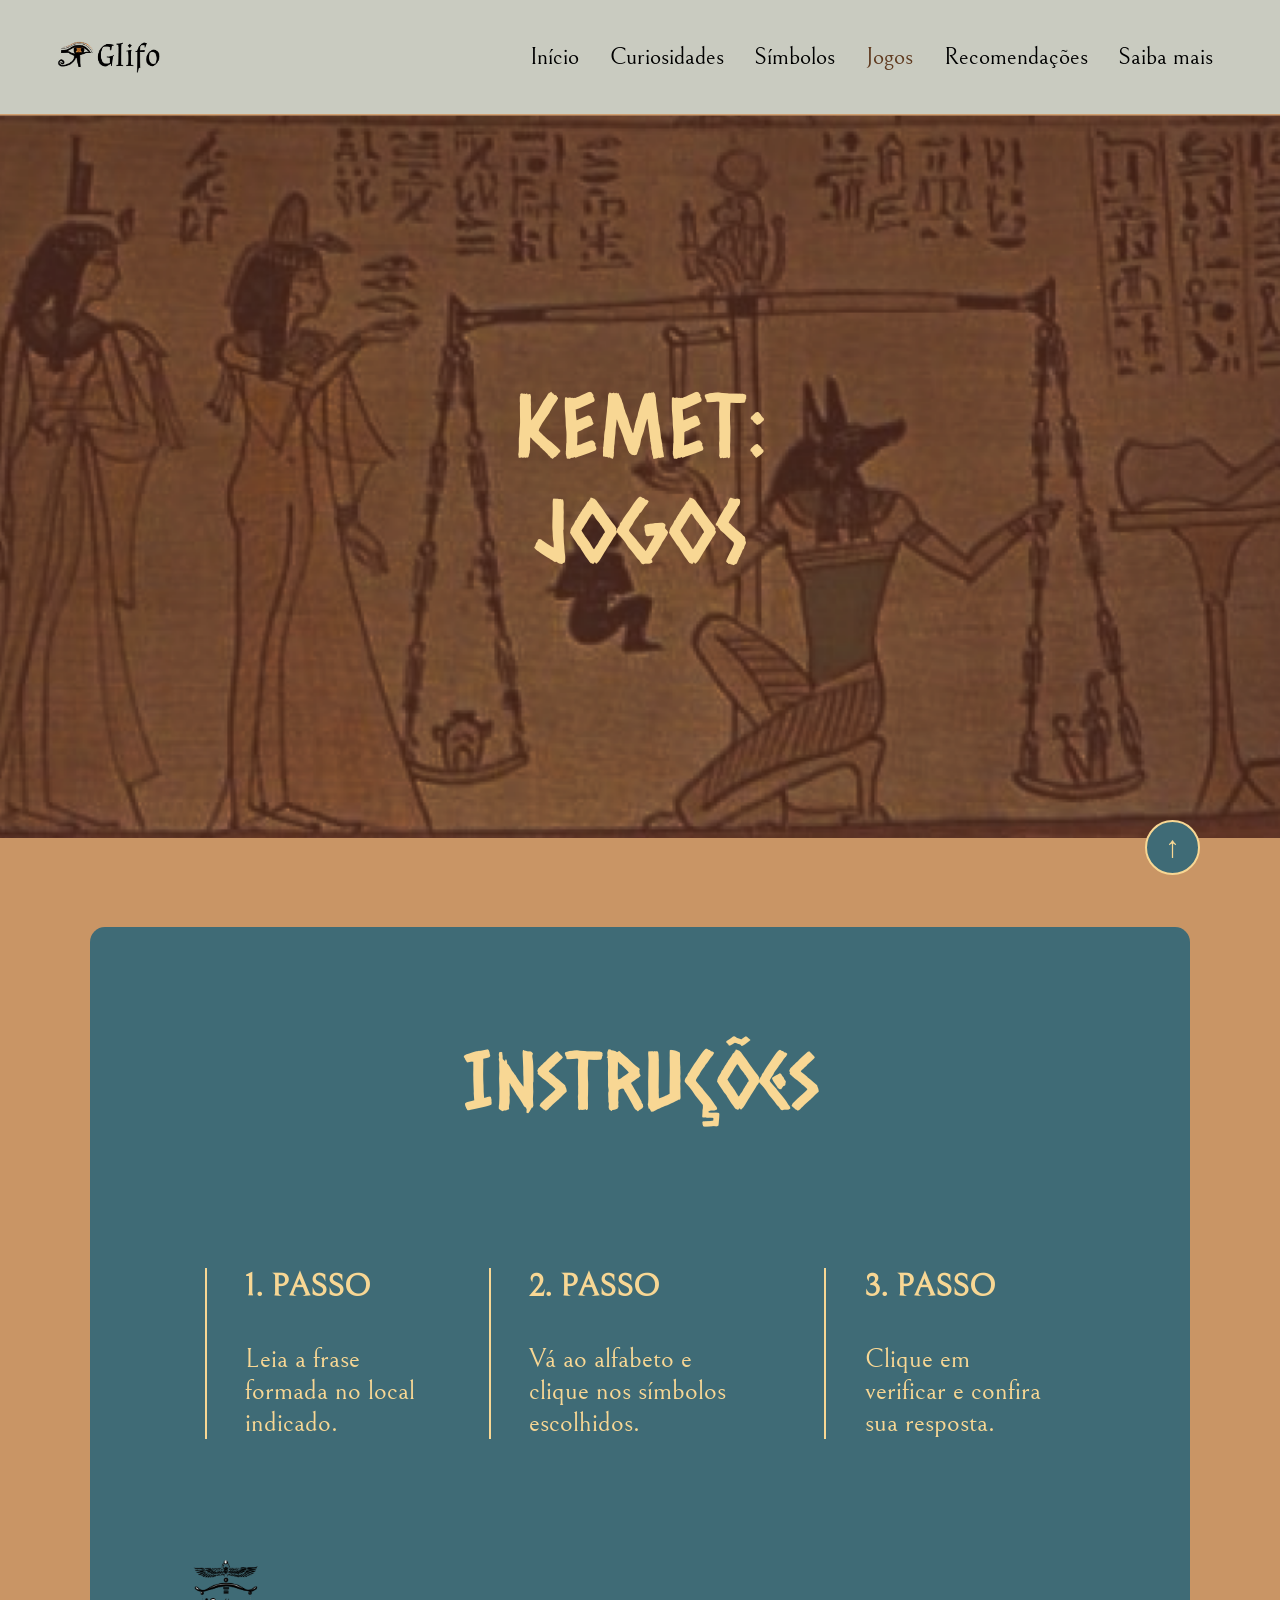
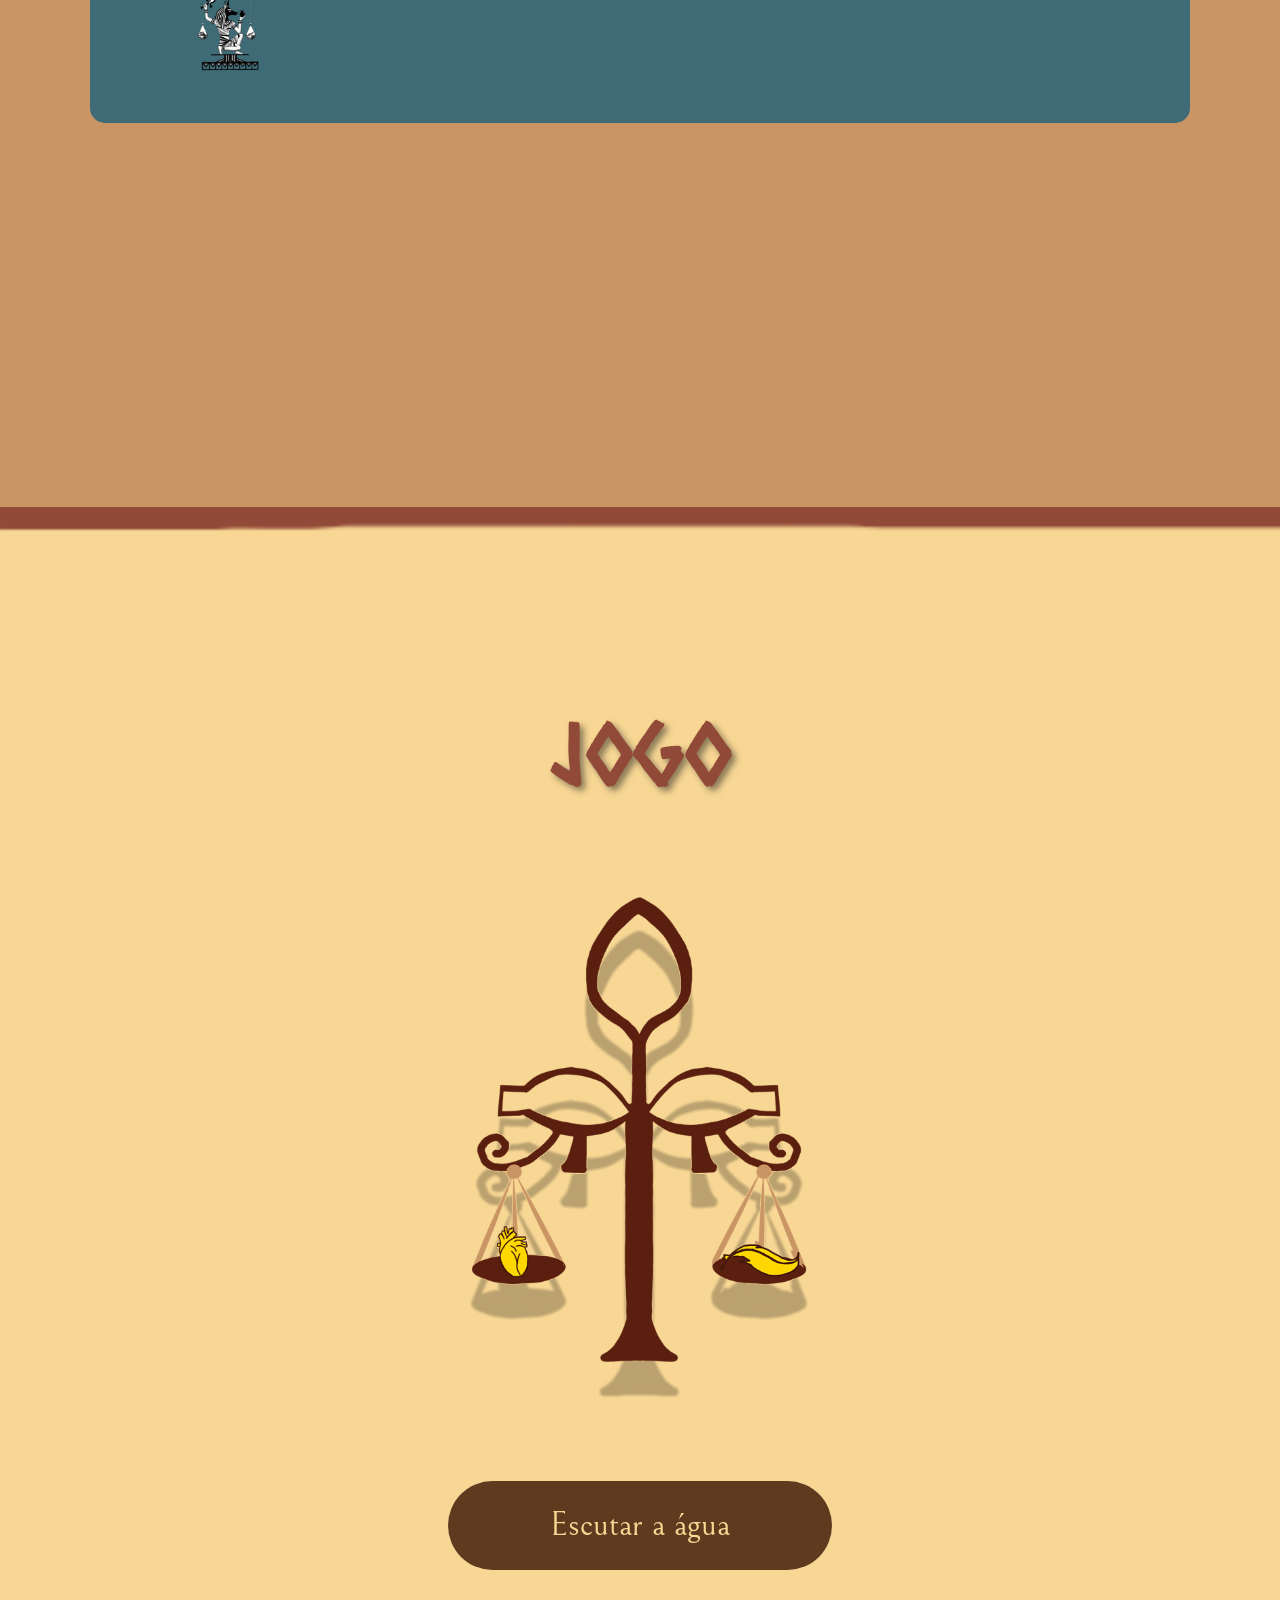
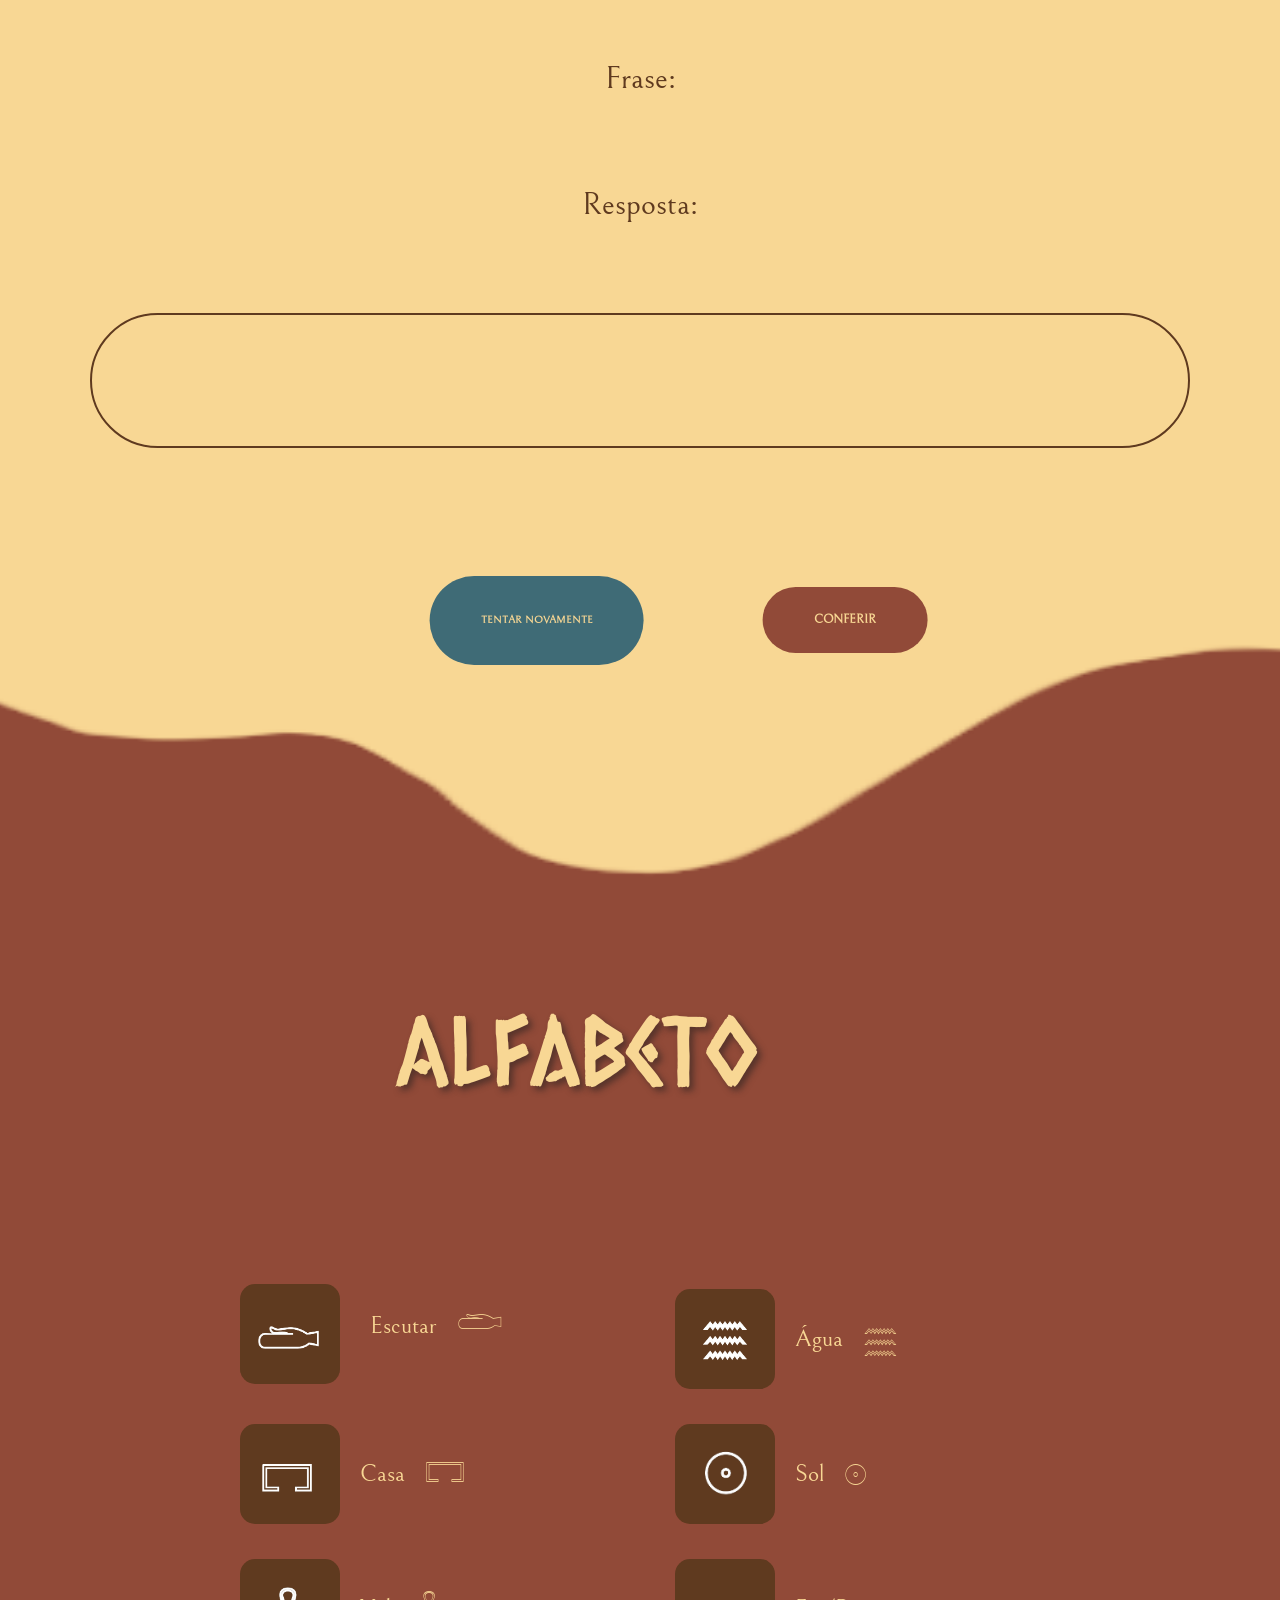
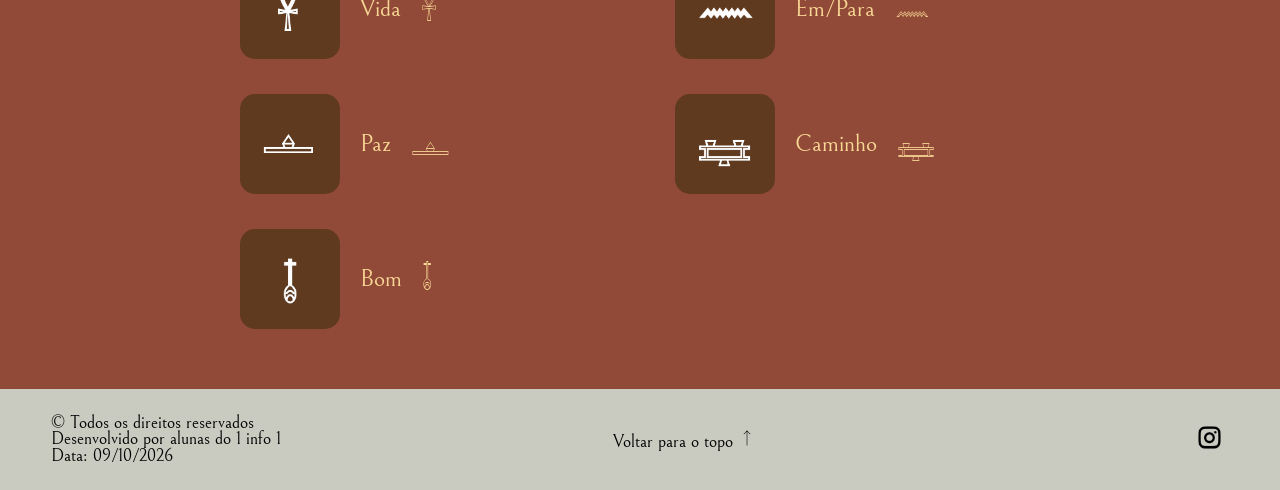
<file: jogo2.html>
<!doctype html>
<html lang="pt-BR">

<head>
  <meta charset="UTF-8" />
  <meta name="viewport" content="width=device-width, initial-scale=1.0" />

  <title>Jogos</title>

  <link rel="stylesheet" href="css/reset.css" />
  <link rel="stylesheet" href="css/jogo.css" />

  <link rel="preconnect" href="https://fonts.googleapis.com" />
  <link rel="preconnect" href="https://fonts.gstatic.com" crossorigin />

  <link
    href="https://fonts.googleapis.com/css2?family=Bellefair&family=Caesar+Dressing&family=Noto+Sans+Egyptian+Hieroglyphs&display=swap"
    rel="stylesheet" />
</head>

<body>
  <!-- CABEÇALHO -->
  <header>
    <nav id="topo">
      <h1>
        <a href="index.html">
          <img src="src/inicio/logo.png" alt="Logo Kemet" />
        </a>
      </h1>

      <ul>
        <li>
          <a href="index.html">Início</a>
        </li>

        <li>
          <a href="curiosidades.html">Curiosidades</a>
        </li>

        <li>
          <a href="simbolos.html">Símbolos</a>
        </li>

        <li>
          <a href="jogo1.html" class="marc">Jogos</a>
        </li>

        <li>
          <a href="recomendacoes.html">Recomendações</a>
        </li>

        <li>
          <a href="saibamais.html">Saiba mais</a>
        </li>
      </ul>
    </nav>
  </header>

  <!-- BANNER -->
  <section class="banr">
    <h2>KEMET: JOGOS</h2>
  </section>

  <!-- INSTRUÇÕES -->
  <section class="instrucoes">
    <div>
      <h2>Instruções</h2>

      <ul>
        <li>
          <h3>1. PASSO</h3>

          <p>Leia a frase formada no local indicado.</p>
        </li>

        <li>
          <h3>2. PASSO</h3>

          <p>Vá ao alfabeto e clique nos símbolos escolhidos.</p>
        </li>

        <li>
          <h3>3. PASSO</h3>

          <p>Clique em verificar e confira sua resposta.</p>
        </li>
      </ul>

      <img src="src/jogo/jogo2/jogo2/balanca2.png" alt="Balança"/>
    </div>
  </section>

  <!-- JOGO -->
  <section class="ojogo">
    <h2>JOGO</h2>

    <!-- ESTA É A BALANÇA QUE O JAVASCRIPT VAI ALTERAR -->
    <img id="imagemBalanca" src="src/jogo/jogo2/jogo2/balanca-1.png" alt="Balança" />

    <form onsubmit="return false;">
      <!-- FRASE ATUAL -->
        
      <h3 class="frase"></h3>
      <h4>Frase:</h4>

     

      <!-- RESPOSTA -->
      <h4>Resposta:</h4>

      <input type="text" class="campoResposta" readonly />

      <!-- BOTÕES -->
      <div class="botoes">
        <button type="button" class="tentar" onclick="tentarNovamente()">
          TENTAR NOVAMENTE
        </button>

        <button type="button" class="conferir" onclick="verificar()">
          CONFERIR
        </button>
      </div>
    </form>
  </section>

  <!-- ALFABETO / PALAVRAS -->

  <!-- SETA PARA VOLTAR AO INÍCIO DO ALFABETO -->
  <section class="alfa">
    <h2>Alfabeto</h2>

    <ul onclick="inserirResposta(event)">
      <!-- ESCUTAR -->
      <li class="escutar">
        <div class="escutar">
          <img src="src/jogo/jogo2/jogo2/escutar.png" alt="Escutar" />

          <p>Escutar</p>
        </div>

        <h4>𓂧</h4>
      </li>

      <!-- ÁGUA -->
      <li class="agua">
        <img src="src/jogo/jogo2/jogo2/agua.png" alt="Água" />

        <p>Água</p>

        <h4>𓈗</h4>
      </li>

      <!-- CASA -->
      <li class="casa">
        <img src="src/jogo/jogo2/jogo2/casa.png" alt="Casa" />

        <p>Casa</p>

        <h4>𓉐</h4>
      </li>

      <!-- SOL -->
      <li class="sol">
        <img src="src/jogo/jogo2/jogo2/sol.png" alt="Sol" />

        <p>Sol</p>

        <h4>𓇳</h4>
      </li>

      <!-- VIDA -->
      <li class="vida">
        <img src="src/jogo/jogo2/jogo2/vida.png" alt="Vida" />

        <p>Vida</p>

        <h4>𓋹</h4>
      </li>

      <!-- EM / PARA -->
      <li class="em">
        <img src="src/jogo/jogo2/jogo2/em.png" alt="Em ou para" />

        <p>Em/Para</p>

        <h4>𓈖</h4>
      </li>

      <!-- PAZ -->
      <li class="paz">
        <img src="src/jogo/jogo2/jogo2/paz.png" alt="Paz" />

        <p>Paz</p>

        <h4>𓊵</h4>
      </li>

      <!-- CAMINHO -->
      <li class="caminho">
        <img src="src/jogo/jogo2/jogo2/caminho.png" alt="Caminho" />

        <p>Caminho</p>

        <h4>𓈐</h4>
      </li>

      <!-- BOM -->
      <li class="bom">
        <img src="src/jogo/jogo2/jogo2/bom.png" alt="Bom" />

        <p>Bom</p>

        <h4>𓄤</h4>
      </li>
    </ul>
  </section>

  <!-- RODAPÉ -->
  <footer>
    <p>
      © Todos os direitos reservados <br />

      Desenvolvido por alunas do 1 info 1 <br />

      Data: 09/10/2026
    </p>
    <p>
      <a href="#topo">Voltar para o topo
         <img src="src/setas-para-cima.png" alt="seta para cima">
      </a>
    </p>



    <a href="https://www.instagram.com/glifosepe">
      <img src="src/inicio/insta-logo.png" alt="Ícone Instagram" />
    </a>
  </footer>
  <button class="voltar-topo" aria-label="Voltar ao início do alfabeto">
    ↑
  </button>
  <!-- JAVASCRIPT -->
  <script>
    const frases = [
      {
        frase: "Escutar a água",
        resposta: "𓂧𓈗",
      },

      {
        frase: "A casa do Sol",
        resposta: "𓉐𓇳",
      },

      {
        frase: "Vida em paz",
        resposta: "𓋹𓈖𓊵",
      },

      {
        frase: "O bom caminho",
        resposta: "𓄤𓈐",
      },
    ];

    let indiceFrase = 0;

    let jogoFinalizado = false;

    const tituloFrase = document.querySelector(".frase");

    const campoResposta = document.querySelector(".campoResposta");

    const botaoConferir = document.querySelector(".conferir");

    const botaoTentar = document.querySelector(".tentar");

    /* BALANÇA DO JOGO */
    const imagemBalanca = document.querySelector("#imagemBalanca");

    function mostrarFrase() {
      if (indiceFrase >= frases.length) {
        finalizarJogo();

        return;
      }

      tituloFrase.innerText = frases[indiceFrase].frase;

      campoResposta.value = "";

      botaoConferir.disabled = false;

      botaoTentar.disabled = false;
    }

    mostrarFrase();

    function inserirResposta(event) {
      // Se o jogo terminou, não permite mais respostas
      if (jogoFinalizado) {
        return;
      }

      // Descobre qual <li> foi clicado
      const item = event.target.closest("li");

      // Se não clicou em um <li>, não faz nada
      if (!item) {
        return;
      }

      // Pega o símbolo dentro do <h4>
      const simbolo = item.querySelector("h4").innerText.trim();

      // Se não encontrou símbolo, não faz nada
      if (!simbolo) {
        return;
      }

      // Adiciona o símbolo ao campo de resposta
      campoResposta.value += simbolo;
    }

    function tentarNovamente() {
      if (jogoFinalizado) {
        return;
      }

      // Limpa a resposta
      campoResposta.value = "";
    }

    /* TROCA A IMAGEM DA BALANÇA */

    function trocarBalanca(resultado) {
      // Frase 1 e 3
      if (indiceFrase === 0 || indiceFrase === 2) {
        if (resultado === "acerto") {
          imagemBalanca.src = "src/jogo/jogo2/jogo2/balanca/balancapena2.png";
        } else {
          imagemBalanca.src =
            "src/jogo/jogo2/jogo2/balanca/balancacoracao2.png";
        }
      }

      // Frase 2 e 4
      else if (indiceFrase === 1 || indiceFrase === 3) {
        if (resultado === "acerto") {
          imagemBalanca.src = "src/jogo/jogo2/jogo2/balanca/balancapena3.png";
        } else {
          imagemBalanca.src =
            "src/jogo/jogo2/jogo2/balanca/balancacoracao3.png";
        }
      }
    }

    function verificar() {
      if (jogoFinalizado) {
        return;
      }

      // Resposta que o jogador digitou/selecionou
      const respostaJogador = campoResposta.value.trim();

      // Resposta correta da frase atual
      const respostaCorreta = frases[indiceFrase].resposta;

      /*
    Verifica se o campo está vazio
    */

      if (respostaJogador === "") {
        alert("Escolha os símbolos para formar a resposta.");

        return;
      }

      /*
    Compara a resposta do jogador
    com a resposta correta
    */

      if (respostaJogador === respostaCorreta) {
        alert("Acertou!");

        /* TROCA PARA A BALANÇA COM A PENA */
        trocarBalanca("acerto");

        // Vai para a próxima frase
        indiceFrase++;

        // Mostra a próxima frase
        if (indiceFrase < frases.length) {
          mostrarFrase();
        } else {
          finalizarJogo();
        }
      } else {
        alert("Resposta incorreta! Tente novamente.");

        /* TROCA PARA A BALANÇA COM O CORAÇÃO */
        trocarBalanca("erro");
      }
    }

    function finalizarJogo() {
      jogoFinalizado = true;

      tituloFrase.innerText = "Parabéns! Você completou o jogo!";

      campoResposta.value = "";

      botaoConferir.disabled = true;
      botaoTentar.disabled = true;

      // Mensagem final
      setTimeout(function () {
        alert("Obrigado por jogar! Um bom dia!");
      }, 500);
    }
    /* === SETA PARA VOLTAR AO ALFABETO === */

    const seta = document.querySelector(".voltar-topo");
    const casa = document.querySelector(".alfa li.casa");
    const alfabeto = document.querySelector(".alfa");

    // Observa quando a casa aparece na tela
    const observador = new IntersectionObserver(function (entradas) {
      if (entradas[0].isIntersecting) {
        // Mostra a seta
        seta.classList.add("visivel");

        // Para de observar a casa, mantendo a seta visível
        observador.disconnect();
      }
    });

    observador.observe(casa);

    // Volta ao início do alfabeto ao clicar
    seta.addEventListener("click", function () {
      alfabeto.scrollIntoView({
        behavior: "smooth",
        block: "start",
      });
    });
  </script>
</body>

</html>
</file>
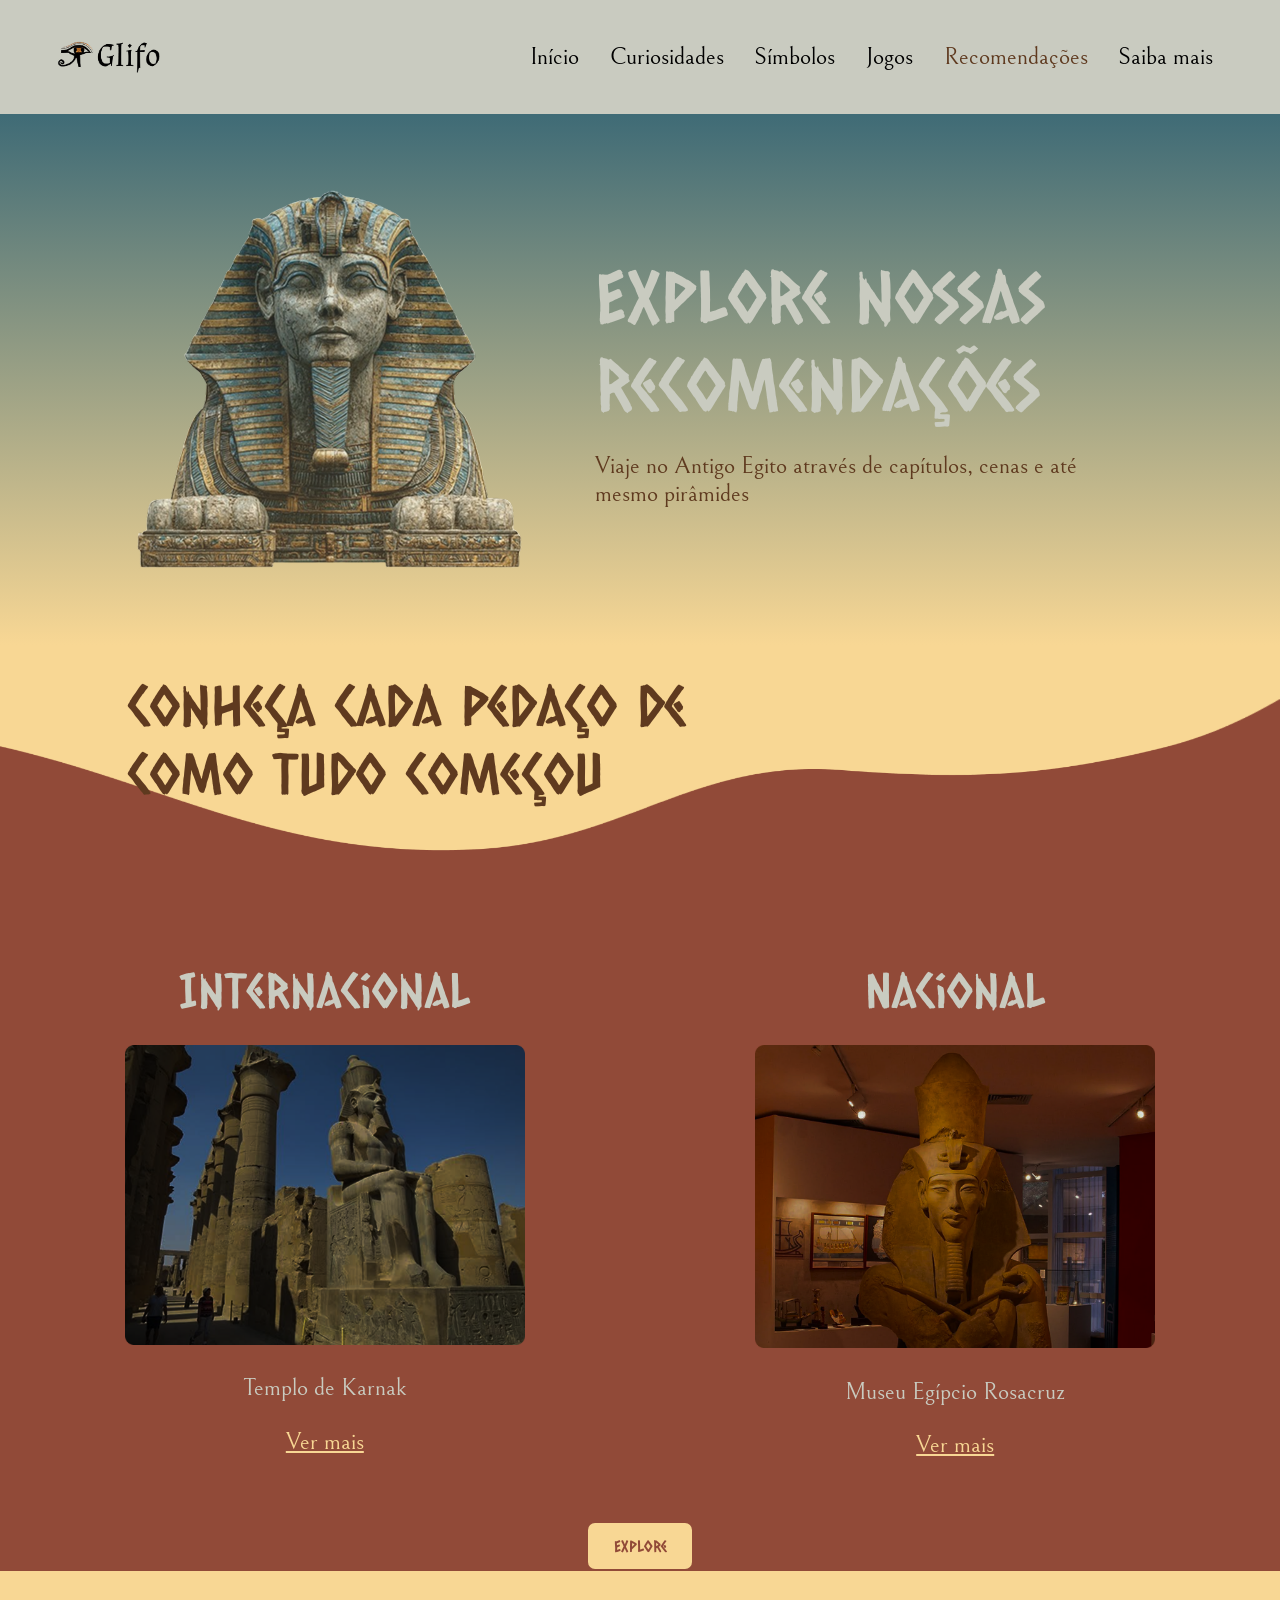
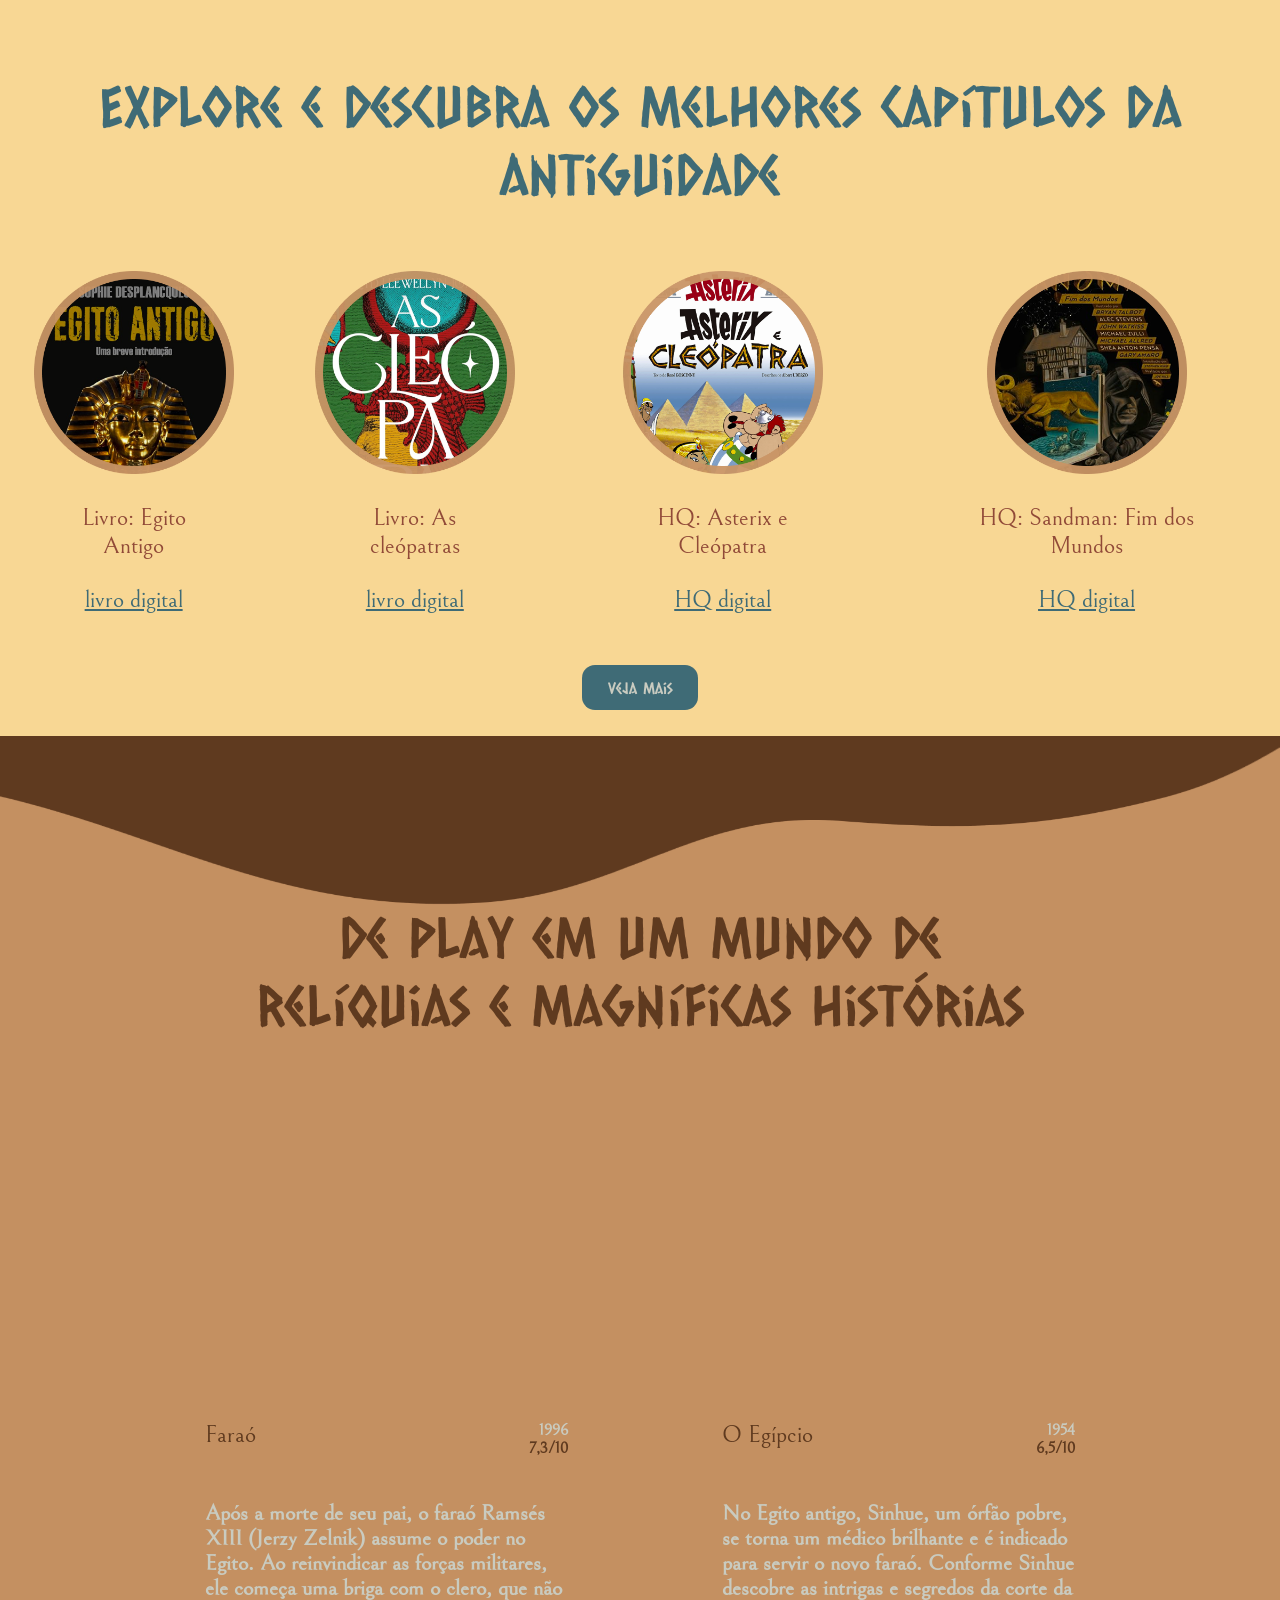
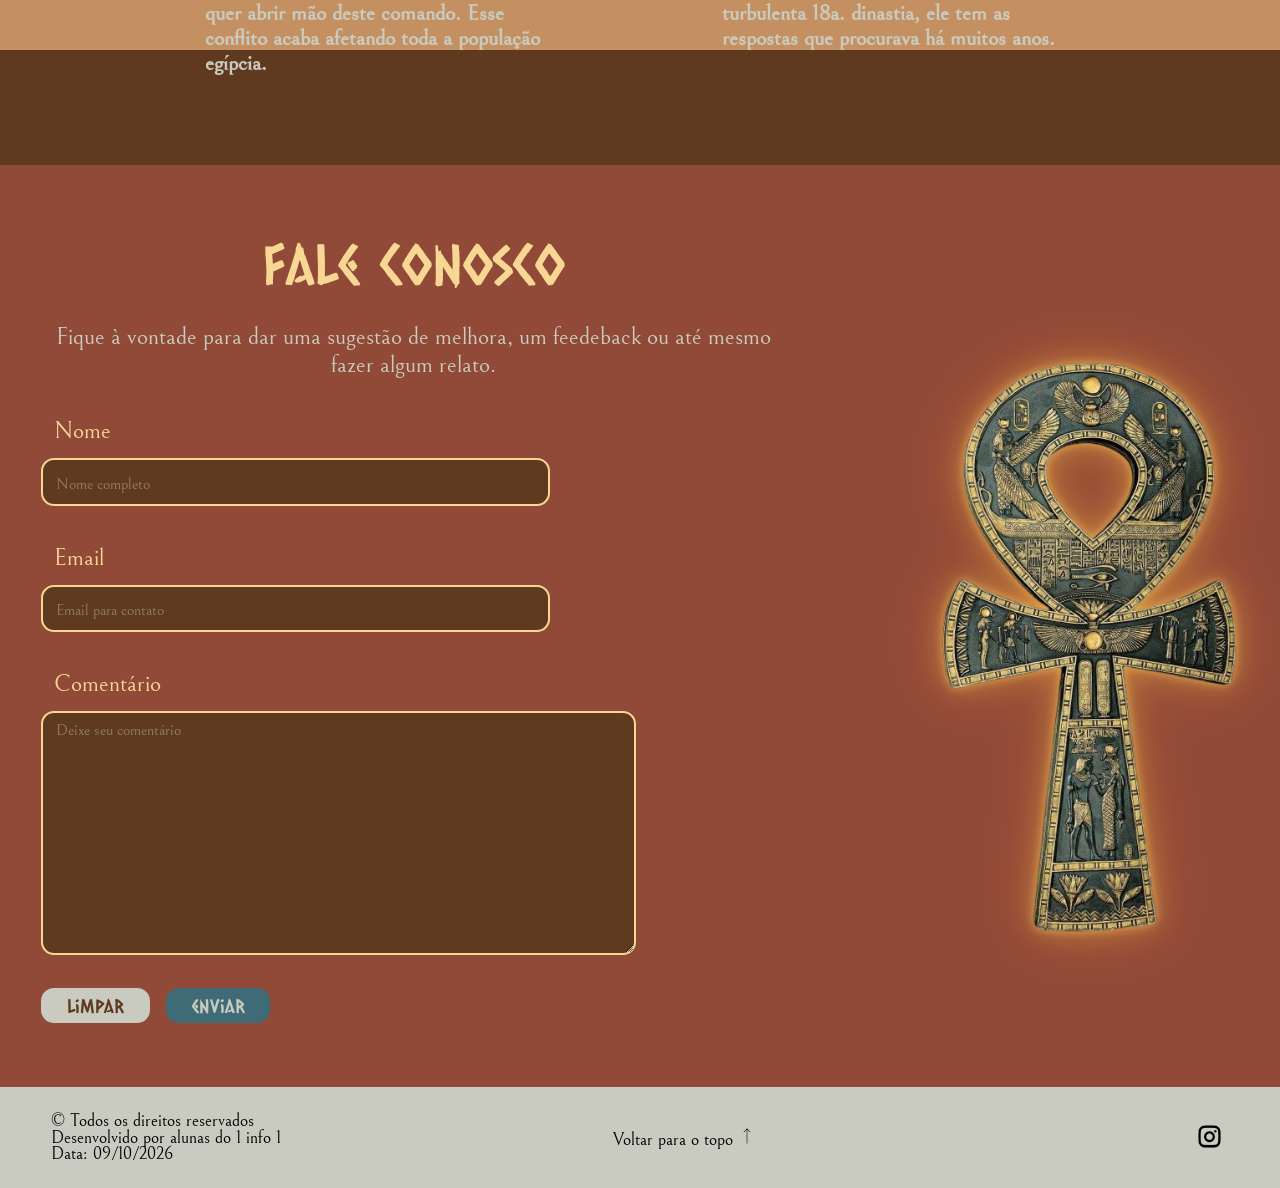
<file: recomendacoes.html>
<!DOCTYPE html>
<html lang="en">

<head>
    <meta charset="UTF-8">
    <meta name="viewport" content="width=device-width, initial-scale=1.0">
    <title>Recomendações</title>
    <link rel="stylesheet" href="css/reset.css">
    <link rel="stylesheet" href="css/recom.css">
    <link rel="preconnect" href="https://fonts.googleapis.com">
    <link rel="preconnect" href="https://fonts.gstatic.com" crossorigin>
    <link href="https://fonts.googleapis.com/css2?family=Bellefair&family=Caesar+Dressing&display=swap"
        rel="stylesheet">
</head>

<body>
    <header>
        <nav id="topo">
            <h1>
                <a href="index.html">
                    <img src="src/inicio/logo.png" alt="logo" />
                </a>
            </h1>
            <ul>
                <li>
                    <a href="index.html">Início</a>
                </li>
                <li>
                    <a href="curiosidades.html">Curiosidades</a>
                </li>
                <li>
                    <a href="simbolos.html">Símbolos</a>
                </li>
                <li>
                    <a href="jogo1.html">Jogos</a>
                </li>
                <li>
                    <a href="recomendacoes.html" class="marc">Recomendações</a>
                </li>
                <li>
                    <a href="saibamais.html">Saiba mais</a>
                </li>
            </ul>
        </nav>
    </header>
    <main>
        <section class="banner">
            <div>
                <h2>
                    Explore nossas <br>recomendações
                </h2>
                <p>
                    Viaje no Antigo Egito através de capítulos, cenas e até <br> mesmo pirâmides
                </p>
            </div>
            <img src="src/recomendacoes/esfinge.png" alt="Esfinge">
        </section>
        <section class="locais">
            <h2>
                Conheça cada pedaço de como tudo começou
            </h2>
            <ul>
                <li>
                    <h3>
                        Internacional
                    </h3>
                    <img src="src/recomendacoes/templo.png" alt="templo de Karnak">
                    <p>
                        Templo de Karnak
                    </p>
                    <p>
                        <a href="https://www.egito.com/templo-karnak">Ver mais</a>
                    </p>
                </li>
                <li>
                    <h3>
                        Nacional
                    </h3>
                    <img src="src/recomendacoes/museuRosaCruz.png" alt="Museu Egípcio Rosacruz">
                    <p>Museu Egípcio Rosacruz</p>
                    <p>
                        <a href="https://museuegipcioerosacruz.org.br/">Ver mais</a>
                    </p>
                </li>
            </ul>
        </section>
        <section class="explore">
            <p>
                <a href="https://pisa.tur.br/blog/2019/02/14/principais-pontos-turisticos-do-egito/">Explore</a>
            </p>
        </section>
        <section class="livros">
            <h2>
                Explore e descubra os melhores capítulos da antiguidade
            </h2>
            <ul>
                <li>
                    <a href="">
                        <img src="src/recomendacoes/livroEgitoAntigo.png"
                            alt="Livro Egito Antigo - Sophie Desplancques">
                    </a>
                    <h3>
                        Livro: Egito Antigo
                    </h3>
                    <p>
                        <a
                            href="https://pt.scribd.com/document/1000530902/DESPLANCQUES-Sophie-Egito-Antigo-Traducao-de-Paulo-Neves-Porto-Alegre-2009-LPM-Pocket-119p-Rese#google_vignette">livro
                            digital</a>
                    </p>
                </li>
                <li>
                    <a href="">
                        <img src="src/recomendacoes/livroAsCleópatras.png"
                            alt="Livro As Cleópatras - Lloyd Llewellyn-Jones">
                    </a>
                    <h3>
                        Livro: As cleópatras
                    </h3>
                    <p>
                        <a href="https://www.planetadelivros.com.br/livro-as-cleopatras/393612">livro digital</a>
                    </p>
                </li>
                <li>
                    <a href="">
                        <img src="src/recomendacoes/hq-asterix.png" alt="HQ Asterix e Cleópatras">
                    </a>
                    <h3>
                        HQ: Asterix e Cleópatra
                    </h3>
                    <p>
                        <a href="https://pt.scribd.com/document/163804229/02-Asterix-e-Cleopatra">HQ digital</a>
                    </p>
                </li>
                <li>
                    <a href="">
                        <img src="src/recomendacoes/hq-sandman.png" alt="HQ - Sandman; Fim dos mundos">
                    </a>
                    <h3>
                        HQ: Sandman: Fim dos Mundos
                    </h3>
                    <p>
                        <a
                            href="https://archive.org/details/entes-queridos-57-a-69/Fim%20dos%20mundos%20%2851%20a%2056%29/page/n53/mode/2up">HQ
                            digital</a>
                    </p>
                </li>
            </ul>
            <p>
                <a href="https://antigoegito.org/category/livros-2/">Veja mais</a>
            </p>
        </section>
        <section class="filmes">
            <h2>
                De play em um mundo de relíquias e magníficas histórias
            </h2>
            <ul>
                <li>
                    <iframe width="560" height="315" src="https://www.youtube.com/embed/CkZ9KVDn6X4?si=FV-loGJsbrIWkjs1"
                        title="YouTube video player" frameborder="0"
                        allow="accelerometer; autoplay; clipboard-write; encrypted-media; gyroscope; picture-in-picture; web-share"
                        referrerpolicy="strict-origin-when-cross-origin" allowfullscreen>
                    </iframe>
                    <div class="detalhes-filmes">
                        <h3>
                            Faraó
                        </h3>
                        <div class="ano">
                            <p>
                                1996
                            </p>
                            <p class="avaliacao">
                                7,3/10
                            </p>
                        </div>
                    </div>
                    <p>
                        Após a morte de seu pai, o faraó Ramsés XIII (Jerzy Zelnik) assume o poder no Egito. Ao
                        reinvindicar as forças militares, ele começa uma briga com o clero, que não quer abrir mão deste
                        comando. Esse conflito acaba afetando toda a população egípcia.
                    </p>
                </li>
                <li>
                    <iframe width="560" height="315" src="https://www.youtube.com/embed/9K_XcFga-fk?si=1UEJrbrvKTNVxrkJ"
                        title="YouTube video player" frameborder="0"
                        allow="accelerometer; autoplay; clipboard-write; encrypted-media; gyroscope; picture-in-picture; web-share"
                        referrerpolicy="strict-origin-when-cross-origin" allowfullscreen>
                    </iframe>
                    <div class="detalhes-filmes">
                        <h3>
                            O Egípcio
                        </h3>
                        <div class="ano">
                            <p>
                                1954
                            </p>
                            <p class="avaliacao">
                                6,5/10
                            </p>
                        </div>
                    </div>
                    <p>
                        No Egito antigo, Sinhue, um órfão pobre, se torna um médico brilhante e é indicado para servir o
                        novo faraó. Conforme Sinhue descobre as intrigas e segredos da corte da turbulenta 18a.
                        dinastia, ele tem as respostas que procurava há muitos anos.
                    </p>
                </li>
            </ul>
        </section>
        <section class="contato">
            <div class="formulario">
                <h2>
                    fale conosco
                </h2>
                <p>
                    Fique à vontade para dar uma sugestão de melhora, um feedeback ou até mesmo fazer algum relato.
                </p>
                <form action="#">
                    <p>
                        <label for="nome">Nome</label>
                        <input id="nome" type="text" placeholder="Nome completo" required>
                    </p>
                    <p>
                        <label for="email">Email</label>
                        <input id="email" type="email" placeholder="Email para contato" required>
                    </p>
                    <p>
                        <label for="assunto">Comentário</label>
                        <textarea name="assunto" id="assunto" rows="6" cols="38" placeholder="Deixe seu comentário"
                            required></textarea>
                    </p>
                    <button type="reset" class="limpar">
                        limpar
                    </button>
                    <button type="submit">
                        enviar
                    </button>
                </form>
            </div>
            <div class="img-form">
                <img src="src/recomendacoes/ankh.png" alt="ankh" class="rotate-diagonal-1">
            </div>
        </section>
    </main>
    <footer>
        <p>
            © Todos os direitos reservados <br>
            Desenvolvido por alunas do 1 info 1 <br>
            Data: 09/10/2026
        </p>
        <p>
            <a href="#topo">Voltar para o topo
                 <img src="src/setas-para-cima.png" alt="seta para cima">
            </a>
        </p>


        <a href="https://www.instagram.com/glifosepe"><img src="src/inicio/insta-logo.png" alt="ícone instagram"></a>
    </footer>

</body>

</html>
</file>
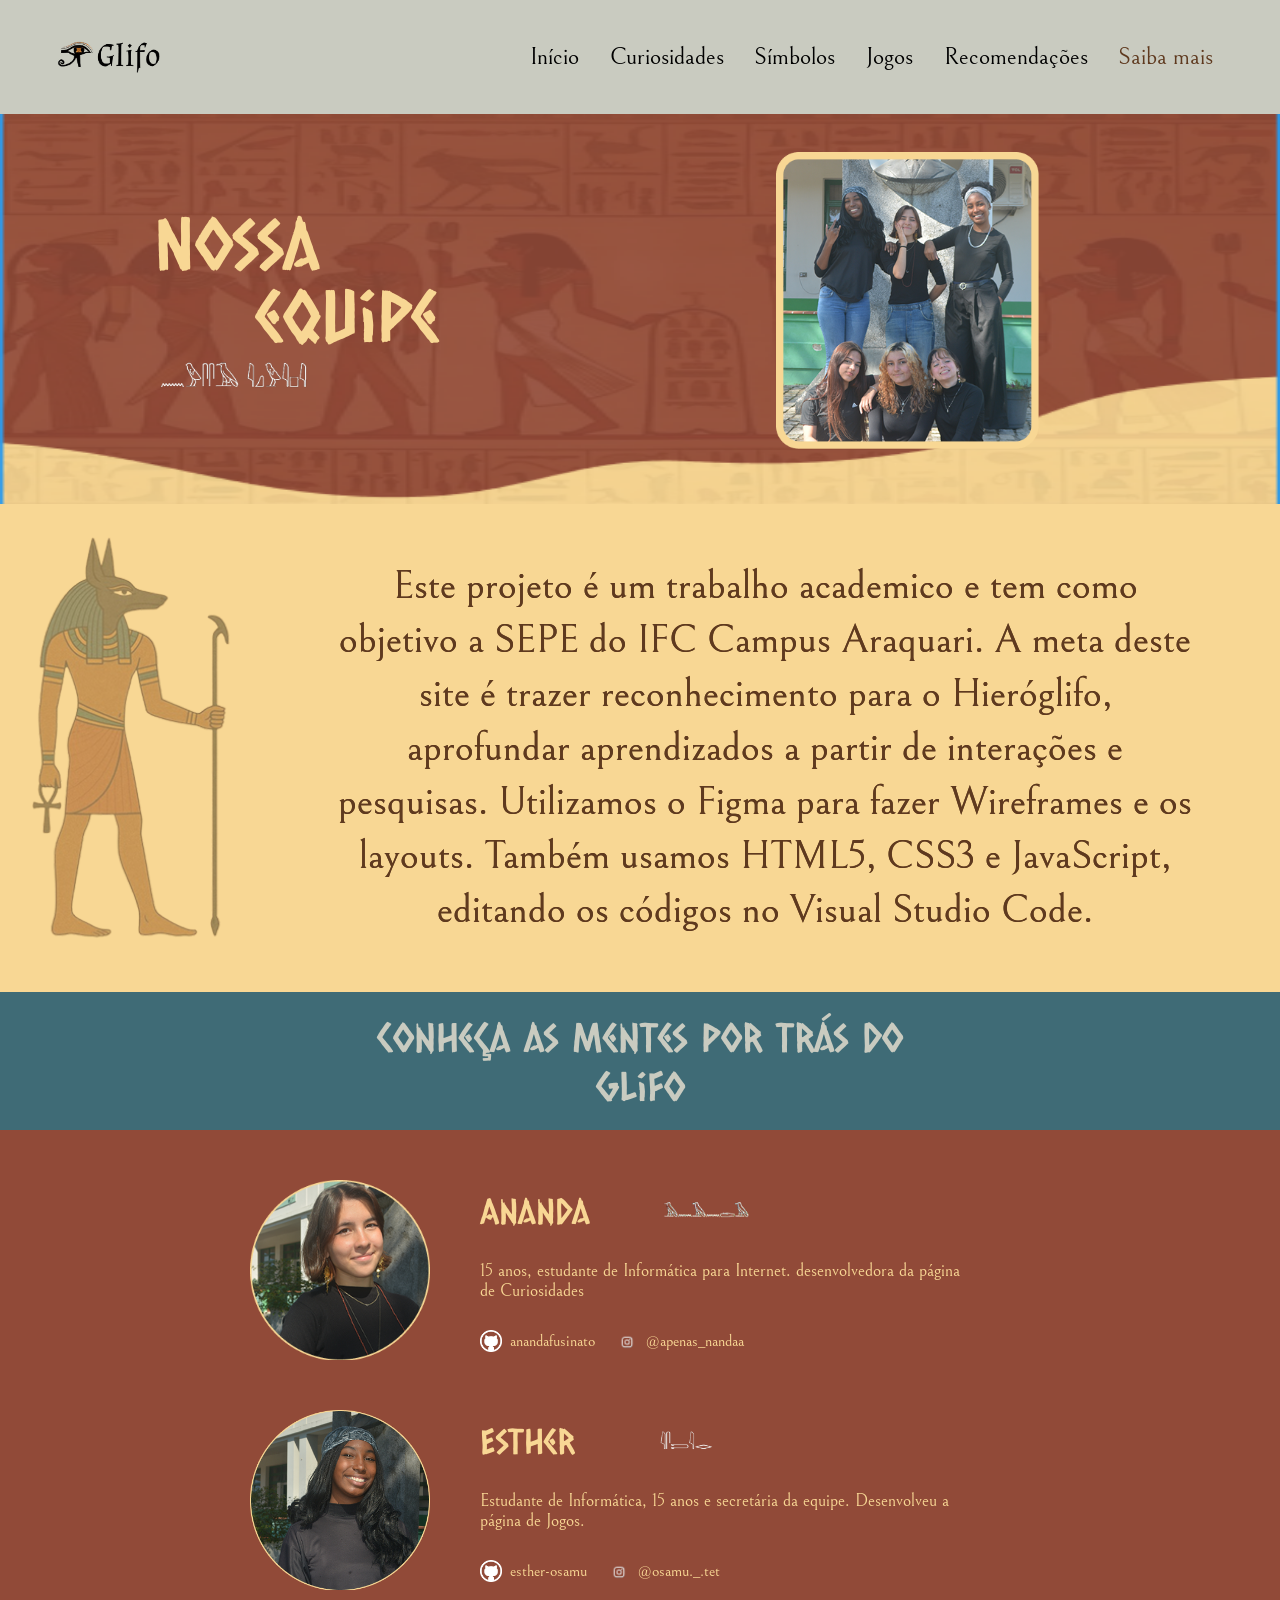
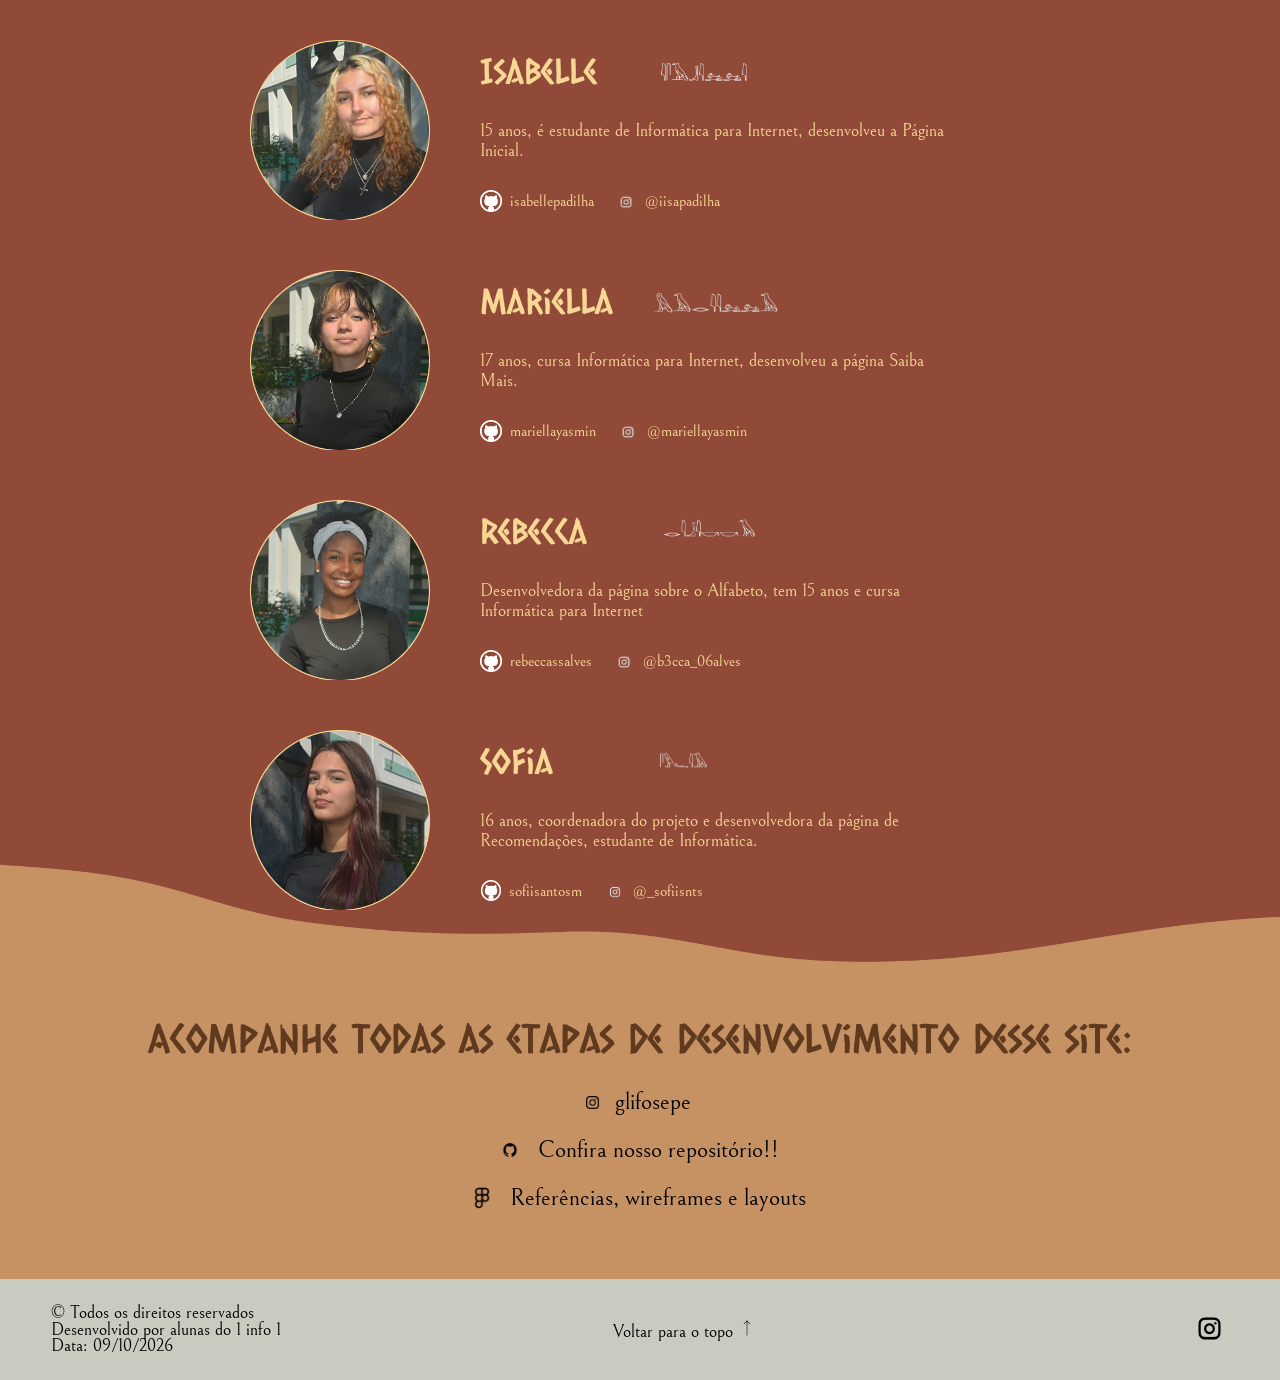
<file: saibamais.html>
<!DOCTYPE html>
<html lang="pt-br">

<head>
  <meta charset="UTF-8">
  <meta name="viewport" content="width=device-width, initial-scale=1.0">
  <title>Saiba Mais</title>
  <link rel="stylesheet" href="css/reset.css">
  <link rel="stylesheet" href="css/saibamais.css">
  <link rel="stylesheet" href="css/animacao-saibamais.css">
  <link rel="preconnect" href="https://fonts.googleapis.com">
  <link rel="preconnect" href="https://fonts.gstatic.com" crossorigin>
  <link href="https://fonts.googleapis.com/css2?family=Bellefair&family=Caesar+Dressing&display=swap" rel="stylesheet">
</head>

<body>
  <header>
    <nav id="topo">
      <h1>
        <a href="index.html">
          <img src="src/inicio/logo.png" alt="logo">
        </a>
      </h1>
      <ul>
        <li>
          <a href="index.html">Início</a>
        </li>
        <li>
          <a href="curiosidades.html">Curiosidades</a>
        </li>
        <li>
          <a href="simbolos.html">Símbolos</a>
        </li>
        <li>
          <a href="jogo1.html">Jogos</a>
        </li>
        <li>
          <a href="recomendacoes.html">Recomendações</a>
        </li>
        <li>
          <a href="saibamais.html" class="marc">Saiba mais</a>
        </li>
      </ul>
    </nav>
  </header>

  <main>
    <section class="banner">
      <div class="text">
        <h2>
          Nossa <br>
          <span>equipe</span>
        </h2>
        <img src="src/saibamais/hieroglifos/nossa-equipe.png" alt="nossa-equipe">
      </div>
      <div class="img">
        <img src="src/saibamais/nossa-equipe.png" alt="foto-nossa-equipe">
      </div>
    </section>

    <section class="projeto">
      <img src="src/saibamais/anubis.png" alt="anubis">
      <p>
        Este projeto é um trabalho academico e tem como objetivo a SEPE do IFC Campus Araquari.
        A meta deste site é trazer reconhecimento para o Hieróglifo, aprofundar
        aprendizados a partir de interações e pesquisas. Utilizamos o Figma para
        fazer Wireframes e os layouts. Também usamos HTML5, CSS3 e JavaScript,
        editando os códigos no Visual Studio Code.
      </p>
    </section>

    <section class="membros">
      <p class="paragrafo">
        Conheça as mentes por trás do<br>
        Glifo
      </p>
      <ul>
        <li class="card-ananda" name="mente">
          <img src="src/saibamais/ANANDA.png" class="foto" alt="ananda">
          <h2>Ananda</h2>
          <img src="src/saibamais/hieroglifos/hieroglifo-ananda.png" alt="hiero-ananda">
          <p>
            15 anos, estudante de Informática para Internet. desenvolvedora da página de Curiosidades
          </p>
          <div class="social-links">
            <a href="https://github.com/anandafusinato" class="github-link" target="_blank">
              <img src="src/saibamais/github.png" alt="github-icon" class="github-icon">
              <span>anandafusinato</span>
            </a>
            <a href="https://www.instagram.com/apenas_nandaa" class="insta-link" target="_blank">
              <img src="src/saibamais/insta2.png" alt="insta-icon" class="insta-icon">
              <span>@apenas_nandaa</span>
            </a>
          </div>
        </li>

        <li class="card-esther" name="mente">
          <img src="src/saibamais/ESTHER.png" class="foto" alt="esther">
          <h2>Esther</h2>
          <img src="src/saibamais/hieroglifos/esther-hieroglifo.png" alt="esther-hieroglifo">
          <p>
            Estudante de Informática, 15 anos e secretária da equipe. Desenvolveu a página de Jogos.
          </p>
          <div class="social-links">
            <a href="https://github.com/esther-osamu" class="github-link" target="_blank">
              <img src="src/saibamais/github.png" alt="github-icon" class="github-icon">
              <span>esther-osamu</span>
            </a>
            <a href="https://www.instagram.com/osamu._.tet" class="insta-link" target="_blank">
              <img src="src/saibamais/insta2.png" alt="insta-icon" class="insta-icon">
              <span>@osamu._.tet</span>
            </a>
          </div>
        </li>

        <li class="card-isabelle" name="mente">
          <img src="src/saibamais/ISABELLE.png" class="foto" alt="isabelle">
          <h2>Isabelle</h2>
          <img src="src/saibamais/hieroglifos/isa-hieroglifo.png" alt="isa-hieroglifo">
          <p>
            15 anos, é estudante de Informática para Internet, desenvolveu a Página Inicial.
          </p>
          <div class="social-links">
            <a href="https://github.com/isabellepadilha" class="github-link" target="_blank">
              <img src="src/saibamais/github.png" alt="github-icon" class="github-icon">
              <span>isabellepadilha</span>
            </a>
            <a href="https://www.instagram.com/iisapadilha" class="insta-link" target="_blank">
              <img src="src/saibamais/insta2.png" alt="insta-icon" class="insta-icon">
              <span>@iisapadilha</span>
            </a>
          </div>
        </li>

        <li class="card-mariella" name="mente">
          <img src="src/saibamais/MARIELLA.png" class="foto" alt="mariella">
          <h2>Mariella</h2>
          <img src="src/saibamais/hieroglifos/ella-hieroglifo.png" alt="ella-hieroglifo">
          <p>
            17 anos, cursa Informática para Internet, desenvolveu a página Saiba Mais.
          </p>
          <div class="social-links">
            <a href="https://github.com/mariellayasmin" class="github-link" target="_blank">
              <img src="src/saibamais/github.png" alt="github-icon" class="github-icon">
              <span>mariellayasmin</span>
            </a>
            <a href="https://www.instagram.com/mariellayasmin" class="insta-link" target="_blank">
              <img src="src/saibamais/insta2.png" alt="insta-icon" class="insta-icon">
              <span>@mariellayasmin</span>
            </a>
          </div>
        </li>

        <li class="card-rebecca" name="mente">
          <img src="src/saibamais/REBECCA.png" class="foto" alt="rebecca">
          <h2>Rebecca</h2>
          <img src="src/saibamais/hieroglifos/rebecca-hieroglifo.png" alt="rebecca-hieroglifo">
          <p>
            Desenvolvedora da página sobre o Alfabeto, tem 15 anos e cursa Informática para Internet
          </p>
          <div class="social-links">
            <a href="https://github.com/rebeccassalves" class="github-link" target="_blank">
              <img src="src/saibamais/github.png" alt="github-icon" class="github-icon">
              <span>rebeccassalves</span>
            </a>
            <a href="https://www.instagram.com/b3cca_06alves" class="insta-link" target="_blank">
              <img src="src/saibamais/insta2.png" alt="insta-icon" class="insta-icon">
              <span>@b3cca_06alves</span>
            </a>
          </div>
        </li>

        <li class="card-sofia" name="mente">
          <img src="src/saibamais/SOFIA.png" class="foto" alt="sofia">
          <h2>Sofia</h2>
          <img src="src/saibamais/hieroglifos/sofi-hieroglifo.png" alt="sofi-hieroglifo">
          <p>
            16 anos, coordenadora do projeto e desenvolvedora da página de Recomendações, estudante de Informática.
          </p>
          <div class="social-links">
            <a href="https://github.com/sofiisantosm" class="github-link" target="_blank">
              <img src="src/saibamais/github.png" alt="github-icon" class="github-icon">
              <span>sofiisantosm</span>
            </a>
            <a href="https://www.instagram.com/_sofiisnts" class="insta-link" target="_blank">
              <img src="src/saibamais/insta2.png" alt="insta-icon" class="insta-icon">
              <span>@_sofiisnts</span>
            </a>
          </div>
        </li>
      </ul>
    </section>

    <section class="etapas">
      <div class="etapas">
        <p>
          Acompanhe todas as etapas de
          desenvolvimento desse site:
        </p>
      </div>
      <div class="link">
        <a href="https://www.instagram.com/glifosepe">
          <img src="src/saibamais/insta-logo-preta.png" alt="logo-insta">
          <span>glifosepe</span>
        </a>
        <a href="https://github.com/Esther-Osamu/glifoSepe">
          <img src="src/saibamais/github-logo-preta.png" alt="logo-github">
          <span>Confira nosso repositório!!</span>
        </a>
        <a href="https://www.figma.com/design/sASBxv3TeFD4TTOIybdupw/Glifo?node-id=15-2&p=f&t=etCQsL5EMx5iZRQQ-0">
          <img src="src/saibamais/figma-logo-preta.png" alt="logo-figma">
          <span>Referências, wireframes e layouts</span>
        </a>
      </div>
    </section>
  </main>

  <footer>
    <p>
      © Todos os direitos reservados <br>
      Desenvolvido por alunas do 1 info 1 <br>
      Data: 09/10/2026
    </p>
    <p>
      <a href="#topo">Voltar para o topo
         <img src="src/setas-para-cima.png" alt="seta para cima">
      </a>
    </p>


    <a href="https://www.instagram.com/glifosepe">
      <img src="src/inicio/insta-logo.png" alt="ícone instagram">
    </a>
  </footer>

  <script>
    document.addEventListener("scroll", (e) => {
      let altura_scroll = document.documentElement.scrollTop;
      console.log(altura_scroll)
      if (altura_scroll >= 460) {
        mentes = document.getElementsByName("mente");

        mentes[0].classList.add('animacao')

        if (altura_scroll >= 560) {
          mentes[1].classList.add('animacao')
        }
        if (altura_scroll >= 800) {
          mentes[2].classList.add('animacao')
        }
        if (altura_scroll >= 1000) {
          mentes[3].classList.add('animacao')
        }
        if (altura_scroll >= 1260) {
          mentes[4].classList.add('animacao')
        }
        if (altura_scroll >= 1460) {
          mentes[5].classList.add('animacao')
        }

      }
      if (altura_scroll < 460) {
        mentes = document.getElementsByName("mente");

        for (mente of mentes) {
          mente.classList.remove('animacao')
        }
      }
    });
  </script>

</body>

</html>
</file>
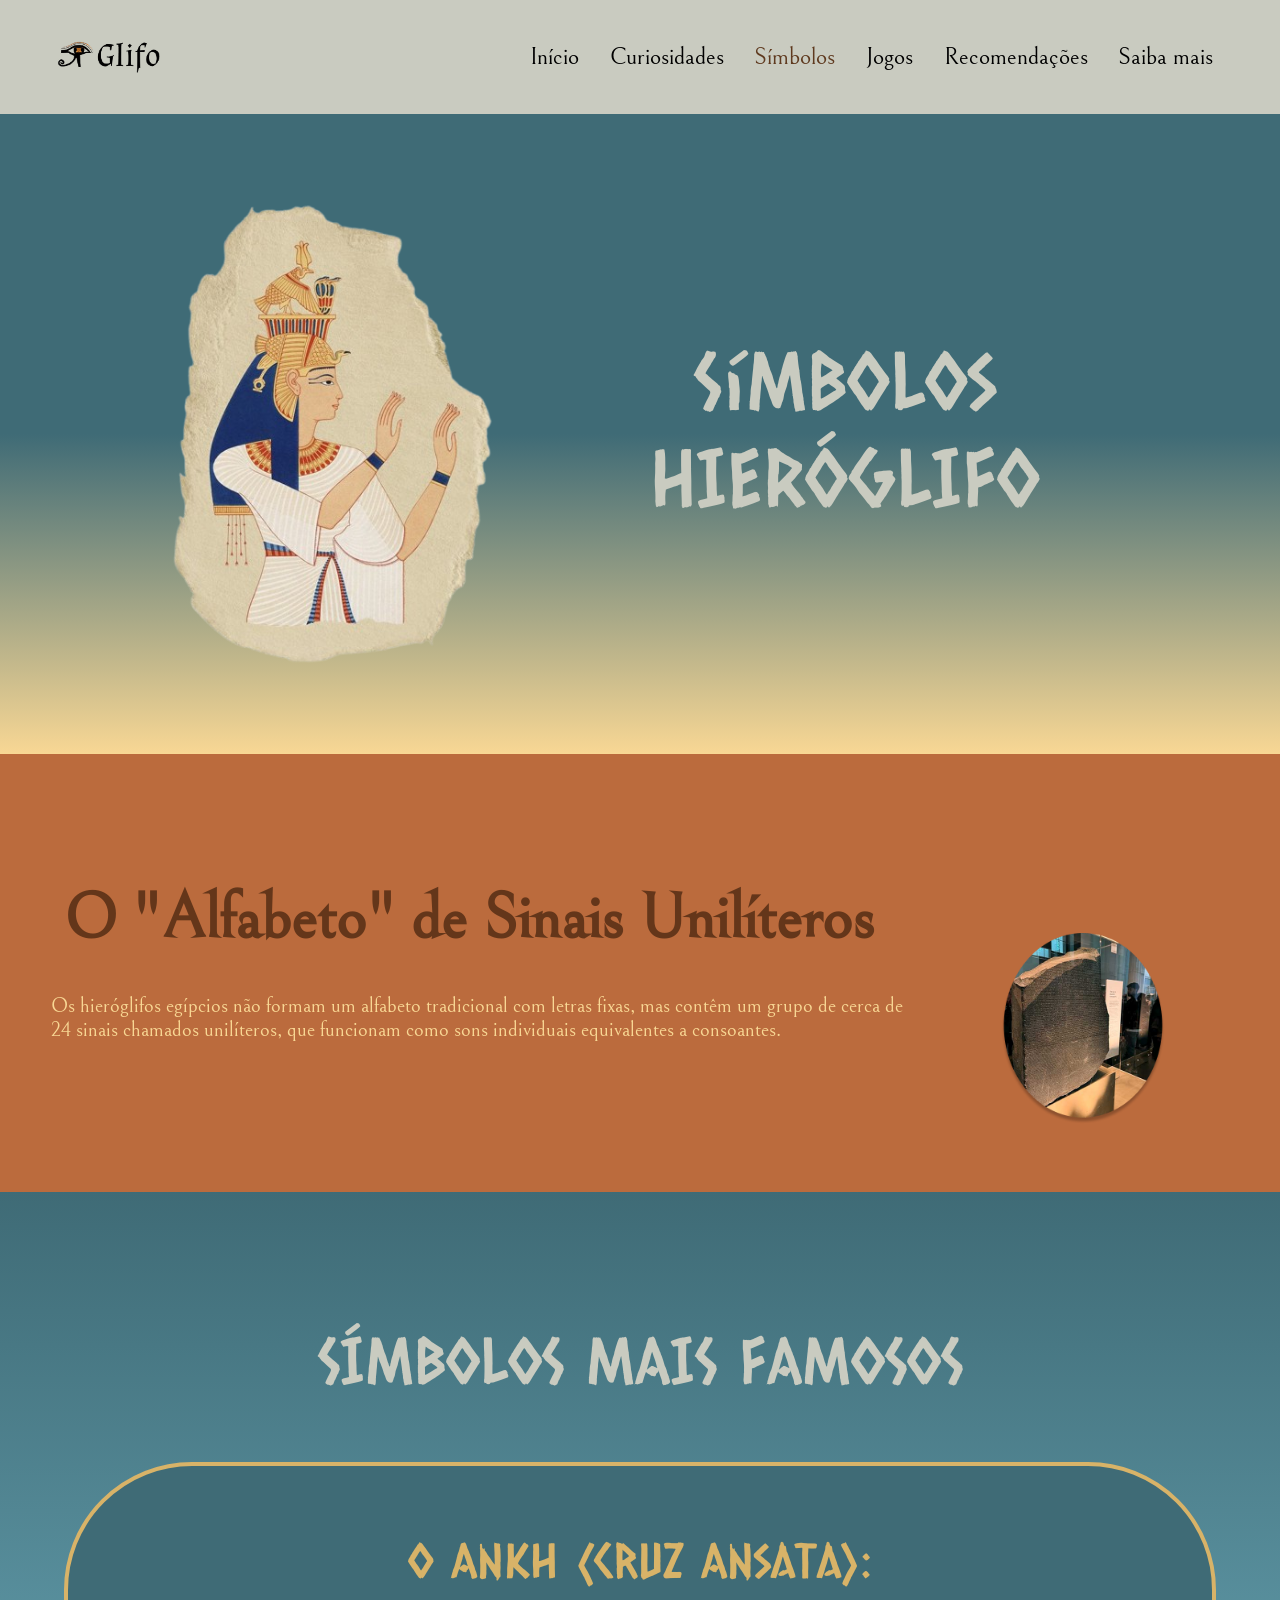
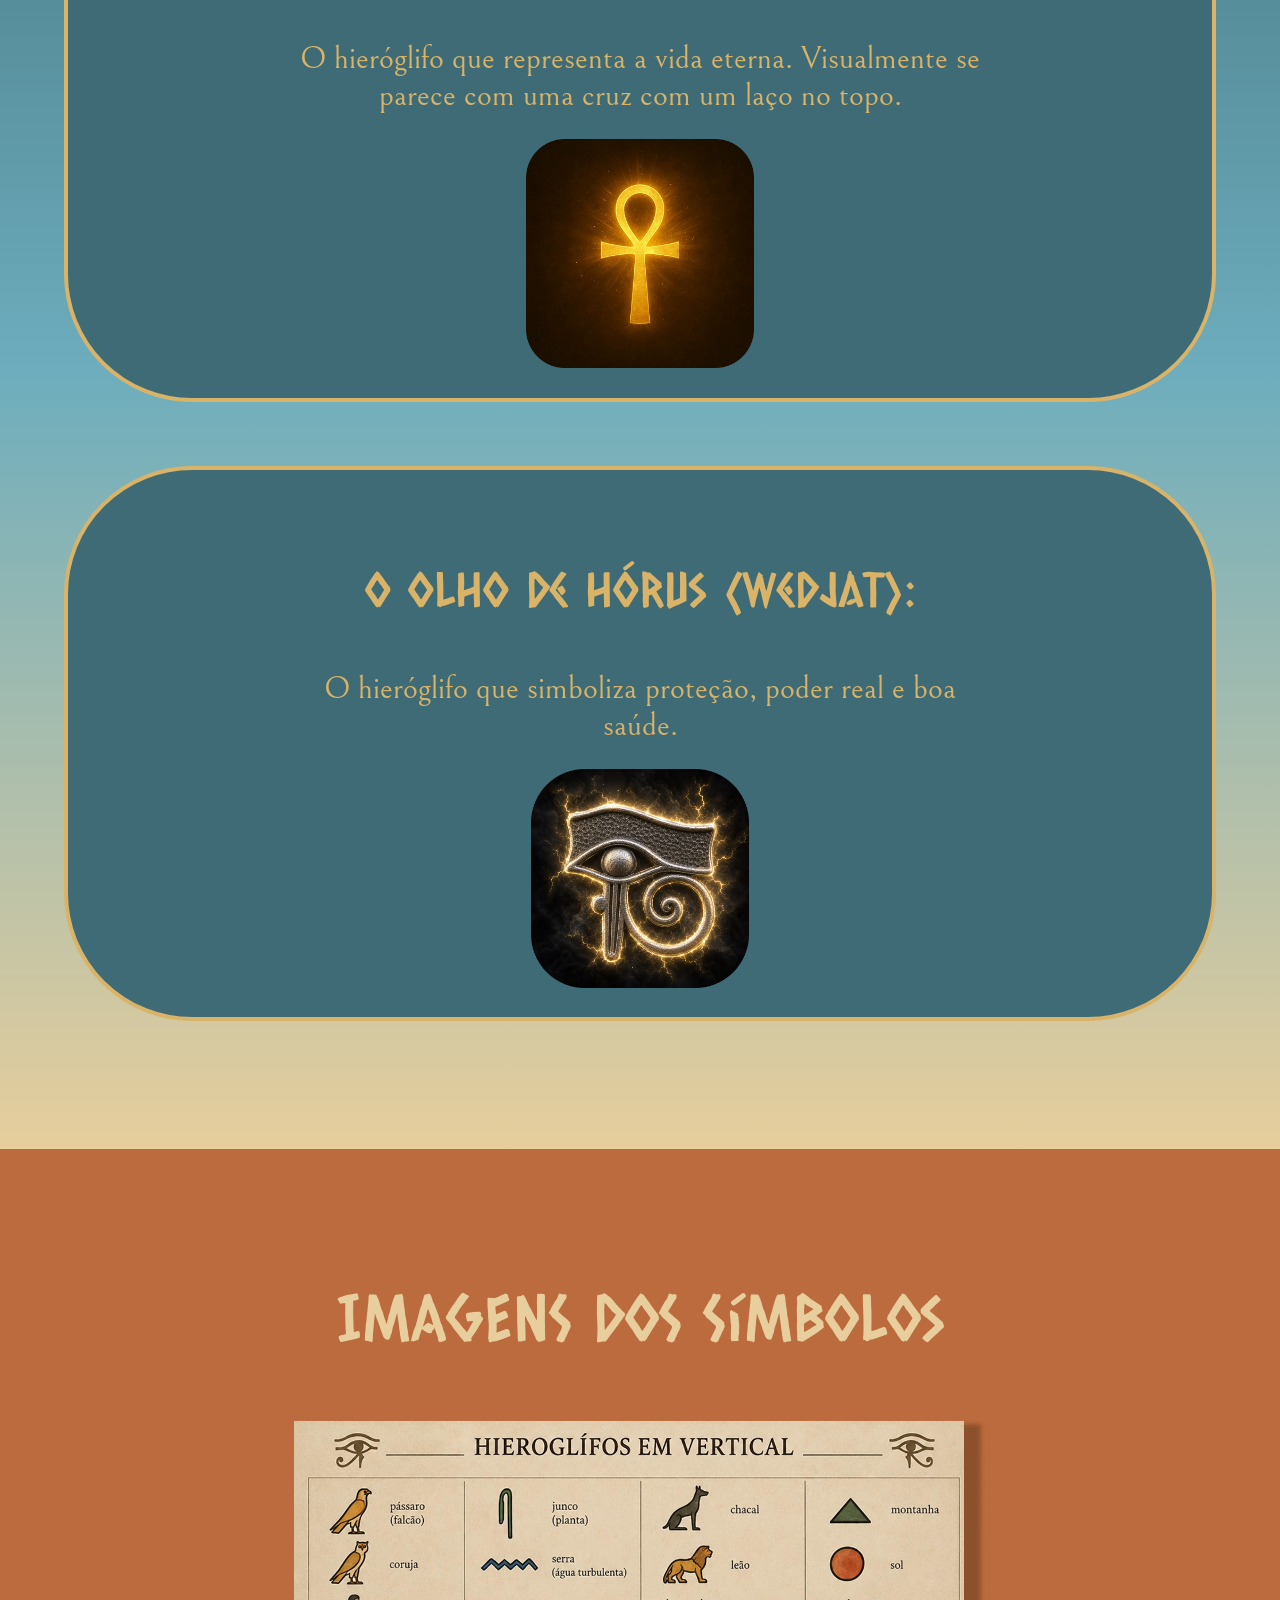
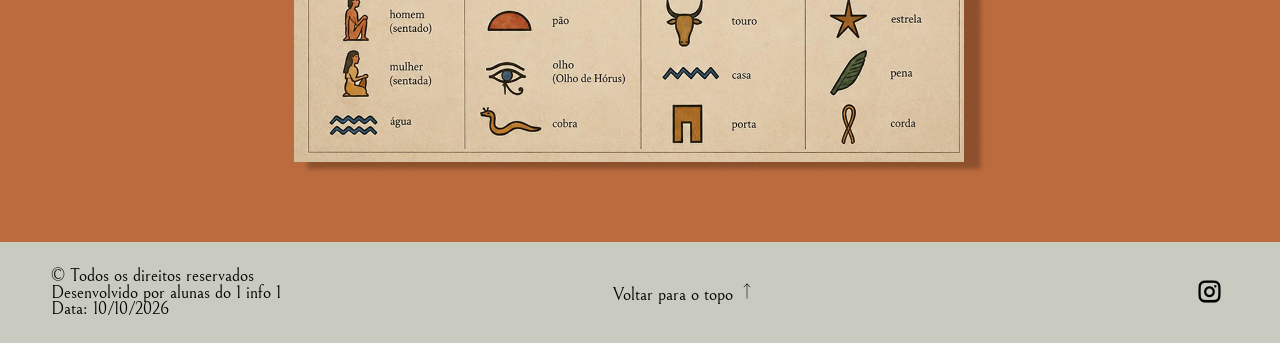
<file: simbolos.html>
<!doctype html>
<html lang="pt-BR">
  <head>
    <meta charset="UTF-8" />
    <meta name="viewport" content="width=device-width, initial-scale=1.0" />
    <title>Símbolos</title>
    <link rel="stylesheet" href="css/reset.css" />
    <link rel="stylesheet" href="css/alfabeto.css" />
    <link rel="preconnect" href="https://fonts.googleapis.com" />
    <link rel="preconnect" href="https://fonts.gstatic.com" crossorigin />
    <link
      href="https://fonts.googleapis.com/css2?family=Bellefair&family=Caesar+Dressing&display=swap"
      rel="stylesheet"
    />
  </head>

  <body>
    <header>
      <nav id="topo">
        <h1>
          <a href="index.html">
            <img src="src/inicio/logo.png" alt="Logo do site Glifos" />
          </a>
        </h1>
        <ul>
          <li>
            <a href="index.html">Início</a>
          </li>
          <li>
            <a href="curiosidades.html">Curiosidades</a>
          </li>
          <li>
            <a href="alfabeto.html" class="marc">Símbolos</a>
          </li>
          <li>
            <a href="jogo1.html">Jogos</a>
          </li>
          <li>
            <a href="recomendacoes.html">Recomendações</a>
          </li>
          <li>
            <a href="saibamais.html">Saiba mais</a>
          </li>
        </ul>
      </nav>
    </header>

    <main>
      <section class="inicio">
        <img
          src="src/simbolos/imageminicio.png"
          alt="Símbolos hieróglifos egípcios"
        />
        <h2 class="tracking-in-expand">Símbolos HIERÓGLIFO</h2>
      </section>

      <section class="bnt">
        <div>
          <h2>O "Alfabeto" de Sinais Unilíteros</h2>
          <p>
            Os hieróglifos egípcios não formam um alfabeto tradicional com
            letras fixas, mas contêm um grupo de cerca de 24 sinais chamados
            unilíteros, que funcionam como sons individuais equivalentes a
            consoantes.
          </p>
        </div>
        <div>
          <img
            src="src/simbolos/imagemS1.png"
            alt="Tabela de sinais unilíteros egípcios"
          />
        </div>
      </section>

      <section class="titdois">
        <h2>SÍMBOLOS MAIS FAMOSOS</h2>
        <ul>
          <li class="ankh">
            <div>
              <h2>O Ankh (Cruz Ansata):</h2>
              <p>
                O hieróglifo que representa a vida eterna. Visualmente se parece
                com uma cruz com um laço no topo.
              </p>
            </div>
            <div>
              <img src="src/simbolos/imagemul.png" alt="Símbolo egípcio Ankh" />
            </div>
          </li>
          <li class="horus">
            <div>
              <h2>O Olho de Hórus (Wedjat):</h2>
              <p>
                O hieróglifo que simboliza proteção, poder real e boa saúde.
              </p>
            </div>
            <div>
              <img
                src="src/simbolos/imagemul2.png"
                alt="Símbolo Olho de Hórus"
              />
            </div>
          </li>
        </ul>
      </section>

      <section class="imagens">
        <h2>IMAGENS DOS Símbolos</h2>
        <div>
          <img src="src/simbolos/imagemsimbolos.png"alt="Coleção de símbolos hieróglifos" />
        </div>
      </section>
    </main>

    <footer>
      <p>
        © Todos os direitos reservados <br />
        Desenvolvido por alunas do 1 info 1 <br />
        Data: 10/10/2026
      </p>
      <p>
        <a href="#topo"
          >Voltar para o topo
          <img src="src/setas-para-cima.png" alt="seta para cima" />
        </a>
      </p>

      <a href="https://instagram.com">
        <img src="src/inicio/insta-logo.png" alt="Ícone do Instagram" />
      </a>
    </footer>
  </body>
</html>
</file>
<file: css/style.css>
/* === CSS GERAL === */

html,
body {
    font-family: 'bellefair';
    /* títulos 
    font-family: 'caesar dressing' 
    */
    background-color: #C99565;
    width: 100%;
    max-width: 100%;
    margin: 0;
    padding: 0;
    overflow-x: hidden;
    scrollbar-width: none;
}

html::-webkit-scrollbar,
body::-webkit-scrollbar {
    display: none;
}


/* === HEADER === */

header {
    background-color: #C9CBC0;
    text-align: center;
}

header nav {
    z-index: 2;
    position: relative;
}

header nav ul {
    padding: 1vw 10vw;
}

header nav ul li {
    padding: 1.2vw;
}

header nav ul li a.marc {
    color: #5F3A1F;
}

header nav ul li a:hover {
    color: #5F3A1F;
}

section.banner {
    background: linear-gradient(#3F6B76, #C99565);
}

section.banner p {
    color: #C9CBC0;
    padding: 15vw 10vw 0 10vw;
    z-index: 1;
    font-weight: bold;
    transform: rotate(-15deg);
    font-size: 1.05rem;
}

section.banner p.direita {
    transform: rotate(15deg);
}

section.banner h2 {
    color: #C9CBC0;
    font-family: 'caesar dressing';
    font-size: 3rem;
    text-align: center;
    padding: 0 0 4vw 0;
}

section.banner div {
    display: flex;
    justify-content: space-between;
}

section.banner img {
    margin-top: -75vw;
    padding: 0%;
    z-index: 0;
}

section.banner img.mobile-banner {
    margin-top: -75vw;
    padding: 0%;
    z-index: 0;
}

section.banner img.desktop-banner {
    display: none;
}

section.trajetoria {
    background: url(../src/inicio/ankh-papiro.png)no-repeat, url(../src/inicio/ondas.png);
    background-position: center 25vw, center 100%;
    background-size: cover;
}

section.trajetoria h2 {
    color: #5F3A1F;
    font-size: 1.5rem;
    padding: 5vw 10vw 20vw 10vw;
    text-align: center;
}

section.trajetoria p {
    text-align: center;
    padding: 9vw 10vw;
    color: #F8D794;
}

section.nome {
    padding: 10vw 10vw;
    text-align: center;
}

section.nome p {
    color: #5F3A1F;
    padding: 11vw 6vw;
    font-weight: bold;
}

section.nome h2 {
    font-family: 'caesar dressing';
    font-size: 1.5rem;
    color: #5F3A1F;
}

.imagenstxt {
    font-family: 'caesar dressing';
    color: #5F3A1F;
}

.imagenstxt h2 {
    transform: none;
    text-align: center;
    font-size: 2rem;
    line-height: 1.2;
    padding: 8vw 5vw 4vw;
    margin: 0;
}


section.carrossel {
    width: 88%;
    max-width: 360px;
    height: auto;
    box-sizing: border-box;
    padding: 33px 8px 33px 8px;
    margin: 0 auto 10vw;
    transform: none;

    display: flex;
    align-items: center;
    justify-content: center;
    gap: 6px;

    background-color: #F8D794;
    border-radius: 14px;
}

.galeria {
    width: min(58vw, 260px);
    height: min(46vw, 190px);
    flex: 0 0 min(58vw, 260px);
    min-width: 0;
    overflow: hidden;
    position: relative;
}

.display {
    display: flex;
    position: relative;
    left: 0;
    padding: 0;
    margin: 0;
    transition: left 0.5s ease;
}

.display li {
    width: min(58vw, 260px);
    min-width: min(58vw, 260px);
    max-width: min(58vw, 260px);
    height: min(46vw, 190px);
    flex: 0 0 min(58vw, 260px);
    list-style: none;
}


.fotos {
    width: 100%;
    height: 100%;
}

.fotos img {
    display: block;
    width: 100%;
    height: 100%;
    object-fit: cover;
    border-radius: 12px;
}

.carrossel .anterior,
.carrossel .proximo {
    flex: 0 0 auto;
    padding: 4px;
    margin: 0;
    font-size: 1.5rem;
    line-height: 1;
}



footer {
    background-color: #C9CBC0;
    padding: 5vw;
    line-height: 5vw;
    font-size: 0.8rem;
    display: flex;
    justify-content: space-between;
    align-items: center;
}

footer img {
    max-width: 25px;
    max-height: 25px;
}

footer p a {
    display: none;
}


@media only screen and (min-width: 600px) {
    header nav {
        display: flex;
        justify-content: space-between;
        padding: 2vw 4vw;
        font-size: 1.5rem;

    }

    header nav ul {
        display: flex;
        padding: 0%;
        align-items: center;
    }

    header nav img {
        max-width: 115px;
    }


    .banner img.mobile-banner {
        display: none;
    }

    .banner img.desktop-banner {
        display: block !important;
        width: 100%;
        margin-top: 0%;
    }

    section.banner div p {
        font-size: 4rem;
        padding: 7vw 15vw 0 15vw;
        margin: 0 0 -3vw 0;
    }

    section.banner h2 {
        font-size: 9rem;
        margin-top: 5vw;
        padding-right: 42vw;
    }

    section.trajetoria h2 {
        font-size: 4rem;
        padding-left: 27vw;
        margin: -7vw 10vw 0 0;
    }

    .trajetoria p {
        font-size: 2rem;
        font-weight: 700;
        margin-left: 13vw;
        margin-right: 13vw;
    }

    section.trajetoria p {
        padding: 2vw 23vw 2vw 23vw;
        position: relative;
        top: -200px;

    }

    section.trajetoria {
        background-position: center -180%, center 0;
        background-size: cover;
    }

    section.nome {
        padding: 8vw 17vw 4vw 17vw;
    }

    .nome p {
        font-size: 2rem;
        padding: 8vw 4vw 8vw 4vw;
    }

    section.nome div {
        display: flex;
        justify-content: center;
        align-items: center;
    }

    section.nome h2 {
        font-size: 3rem;
    }

    section.carrossel {
    display: flex;
    align-items: center;
    justify-content: center;
    gap: 10px;
    padding: 3vw 0;
    background-color: #F8D794;
    width: 470px;
    max-width: calc(100% - 32px);
    height: 24vw;
    transform: none;
    margin: 3vw auto 0;
    border-radius: 2vw;
}

    .galeria {
    width: 300px;
    height: 220px;
    flex: 0 0 300px;
    overflow: hidden;
    position: relative;
}

.display {
    display: flex;
    position: relative;
    left: 0;
    transition: left 0.5s ease;
    padding: 0;
    margin: 0;
}

.display li {
    width: 300px;
    min-width: 300px;
    max-width: 300px;
    height: 220px;
    flex: 0 0 300px;
    list-style: none;
}

.fotos {
    width: 100%;
    height: 100%;
}

.fotos img {
    display: block;
    width: 100%;
    height: 100%;
    object-fit: cover;
    border-radius: 15px;
}

    .carrossel .anterior,
    .carrossel .proximo {
        font-size: 3rem;
    }

    footer {
        padding: 2vw 4vw;
        line-height: 1.3vw;
        font-size: 1.1rem;
    }

    footer img {
        max-width: 39px;
        max-height: 39px;
    }


    footer p a {
        display: block;
        margin-left: -8vw;
    }

    footer p a img {
        max-width: 18px;
    }

    footer p a:hover {
        color: #5F3A1F;
        margin-top: 0.5vw;
    }

}
</file>
<file: css/alfabeto.css>
/*  === CSS GERAL ===  */

html {
  font-family: "bellefair";
  /* títulos 
    font-family: 'caesar dressing' 
    */
  background-color: #f8d794;
}


/* === HEADER === */

header {
  background-color: #c9cbc0;
  text-align: center;
}

header nav ul {
  padding: 1vw 10vw;
}

header nav ul li {
  padding: 1.2vw;
}

header nav ul li a.marc {
  color: #5f3a1f;
}

header nav ul li a:hover {
  color: #5f3a1f;
}

section.inicio {
  padding: 5vw 10vw;
  background: linear-gradient(#3f6b76, #3f6b76, #f8d794);
}

section.inicio h2 {
  text-align: center;
  font-family: "caesar dressing";
  font-size: 2.5rem;
  color: #c9cbc0;
  padding: 4vw;
  padding-bottom: 10vw;
}

section.inicio img {
  display: none;
}

section.bnt {
  text-align: center;
  background-color: #bb6b3d;
  padding: 5vw;
}
section.bnt h2 {
  color: #64361a;
  font-size: 2rem;
  font-weight: 600;
  padding: 1vw 1vw 3vw 1vw;
}

.bnt div p {
  color: #f8d794;
  font-size: 1rem;
}
.bnt img {
  width: 50%;
  padding: 5vw;
}
section.titdois {
  text-align: center;
  background-color: #f8d794;
  background: linear-gradient(#3f6b76, #6dadbd, #e7ce9c);
  padding: 5vw;
}
.titdois h2 {
  font-family: "caesar dressing";
  font-size: 2rem;
  padding: 5vw;
  color: #c9cbc0;
}
.titdois li.ankh{
  padding-bottom: 2vw;
}
.titdois li.horus {
  padding: 2vw;
}
section.titdois li {
  text-align: center;
  background-color: #3f6b76;
  border-radius: 10vw;
  border: 4px solid #d8b368;
  margin-bottom: 5vw;
}
section.titdois li h2 {
  text-align: center;
  font-family: "caesar dressing";
  font-size: 1.5rem;
  color: #d8b368;
  padding-bottom: 2vw;
}
section.titdois li p {
  margin-left: 15vw;
  margin-right: 15vw;
  font-size: 0.9rem;
  color: #d8b368;
  padding: 2vw;
}
section.titdois img {
  width: 40%;
}

section.imagens {
  text-align: center;
  background-color: #bb6b3d;
  padding: 5vw;
}

section.imagens img {
  width: 60%;
}

section.imagens h2 {
  font-family: "caesar dressing";
  font-size: 2rem;
  color: #e7ce9c;
  padding: 5vw;
}

footer {
  background-color: #c9cbc0;
  padding: 5vw;
  line-height: 5vw;
  font-size: 0.8rem;
  display: flex;
  justify-content: space-between;
  align-items: center;
}

footer img {
  max-width: 25px;
  max-height: 25px;
}

footer p a {
  display: none;
}

@media only screen and (min-width: 600px) {
  header nav {
    display: flex;
    justify-content: space-between;
    padding: 2vw 4vw;
    font-size: 1.5rem;

  }

  header nav ul {
    display: flex;
    padding: 0%;
    align-items: center;
  }

  header nav img {
    max-width: 115px;
  }

  section.inicio h2 {
    padding-top: 12vw;
    font-size: 5rem;
  }

  section.inicio p {
    font-size: 2vw;
  }

  section.inicio {
    display: flex;
  }

  section.inicio img {
    display: block;
    width: 40%;
  }

  section.bnt {
    text-align: left;
    display: flex;
    gap: 20px;
    padding: 9vw 4vw 0 4vw;
  }

  section.bnt h2 {
    font-size: 4rem;
  }

  .bnt div p {
    font-size: 1.3rem;
  }

  .bnt img {
    width: 120%;
  }

  .titdois ul li h2 {
    font-size: 3rem;
  }

  .titdois ul li p {
    font-size: 2rem;
    padding: 2vw;
  }

  .titdois ul li img {
    width: 20%;
  }

  .titdois h2 {
    font-size: 4rem;
  }

  section.imagens h2 {
    font-size: 4rem;
  }

  footer {
    padding: 2vw 4vw;
    line-height: 1.3vw;
    font-size: 1.1rem;
  }

  footer img {
    max-width: 39px;
    max-height: 39px;
  }


  footer p a {
    display: block;
    margin-left: -8vw;
  }

  footer p a img {
    max-width: 18px;
  }

  footer p a:hover {
    color: #5F3A1F;
    margin-top: 0.5vw;
  }
}

/* === ANIMAÇÃO === */

section.inicio h2,
section.titdois h2,
section.imagens h2 {
  animation: aparecer 1.5s ease;
}

@keyframes aparecer {
  from {
    opacity: 0;
    transform: translateY(20px);
  }

  to {
    opacity: 1;
    transform: translateY(0);
  }
}
</file>
<file: css/jogo.css>
/*  === CSS GERAL ===  */

html {
  font-family: "bellefair";
  /* títulos 
    font-family: 'caesar dressing' 
    */
  background-color: #914a38;
  text-align: center;
}

/* === HEADER === */

header {
  background-color: #c9cbc0;
  text-align: center;
}

header nav ul {
  padding: 1vw 10vw;
}

header nav ul li {
  padding: 1.2vw;
}

header nav ul li a.marc {
  color: #5f3a1f;
}

header nav ul li a:hover {
  color: #5f3a1f;
}

/*=== SECTION.BNR ===*/
section.bnr {
  text-align: center;
}

section.bnr h2 {
  font-size: 2rem;
  text-align: center;
  font-family: "Caesar Dressing";
  color: #f8d794;
  margin: 7vw 0vw 0vw 0vw;
}

.vetor p.principal {
  font-size: 1.3rem;
}

/* === SECTION.VETOR === */
.vetor div.geral {
  display: flex;
  gap: 10px;
  margin: 7vw 7vw 2vw 7vw;
  border-radius: 15px;
  background-color: #f8d794;
}

section.vetor p.principal {
  background-image: url(../src/jogo/mobile/background-banner.png);
  background-repeat: no-repeat;
  background-position: top center;
  background-size: 100% 100%;
  padding: 25vw 7vw 15vw 7vw;
  color: #914a38;
  text-align: center;
}

section.vetor div.vetor p {
  font-size: 1.7rem;
  text-align: right;
  padding: 0 8% 0 8%;
  font-family: "Caesar Dressing";
  margin-top: 5vw;
  color: #3f6b76;
  text-shadow: 2px 2px 4px rgba(0, 0, 0, 0.5);
}

/* === CARROSSEL === */

.vetor {
  width: 100%;
  margin: 0;
  padding: 0;
}

/* Texto inicial */
section.vetor p.principal {
  background-image: url(../src/jogo/mobile/background-banner.png);
  background-repeat: no-repeat;
  background-position: top center;
  background-size: 100% 100%;
  padding: 25vw 7vw 15vw 7vw;
  color: #914a38;
  text-align: center;
}

section.vetor div.vetor p {
  font-size: 1.7rem;
  text-align: right;
  padding: 0 8% 0 8%;
  font-family: "Caesar Dressing";
  margin-top: 5vw;
  color: #3f6b76;
  text-shadow: 2px 2px 4px rgba(0, 0, 0, 0.5);
}

.vetor .geral {
  width: 90%;

  margin: 30px auto;
  padding: 25px 15px 30px;

  box-sizing: border-box;

  display: flex;
  flex-direction: column;
  align-items: center;
  justify-content: center;

  gap: 20px;

  background-color: #f8d794;

  border-radius: 15px;
}

/* CARROSSEL */

.vetor .carrosel {
  width: 300px;
  max-width: 100%;
  height: 200px;

  position: relative;

  overflow: hidden;

  margin: 0 auto;

  flex-shrink: 0;
}

.vetor .carrosel ul.galeria {
  display: flex;

  position: absolute;

  top: 0;
  left: 0;

  width: max-content;
  height: 200px;

  margin: 0;
  padding: 0;

  list-style: none;

  transition: left 0.3s ease-in-out;
}

.vetor .carrosel ul.galeria li {
  width: 300px;
  height: 200px;

  flex: 0 0 300px;

  margin: 0;
  padding: 0;
}

.vetor .carrosel .img {
  width: 300px;
  height: 200px;

  margin: 0;
  padding: 0;

  overflow: hidden;
  border-radius: 10px;
}

.vetor .carrosel .img img {
  display: block;

  width: 100%;
  height: 100%;

  object-fit: cover;
  border-radius: 10px;
}

.vetor .geral>.anterior,
.vetor .geral>.proximo {
  display: block;

  margin: 0;

  padding: 5px 15px;

  color: #3f6b76;

  font-family: "Caesar Dressing";

  font-size: 1.8rem;

  cursor: pointer;
}

.vetor .geral .texto-carrossel {
  width: 100%;

  margin: 0;
  padding: 0;
}

.vetor .geral .texto-carrossel p {
  width: 100%;

  margin: 0;
  padding: 10px;

  box-sizing: border-box;

  text-align: center;

  font-family: "Caesar Dressing";

  font-size: 1.4rem;
  line-height: 1.3;

  color: #3f6b76;

  text-shadow: 2px 2px 4px rgba(0, 0, 0, 0.5);
}

/* ===JOGOS===*/

/* === Section.Jogos === */
.jogos h2 {
  font-size: 2rem;
  text-align: center;
  font-family: "Caesar Dressing";
  color: #f8d794;
  margin: 10vw 0vw 10vw 0vw;
}

.jogos ul li {
  background:
    url(../src/jogo/papiro-vertical.png) left top no-repeat,
    #f0f0f0;
  /* Cor de fundo no final */
  background-size:
    350px 150px,
    50% auto;
  background-position:
    left top -3vw,
    right center;
}

.jogos img {
  width: 50%;
}

.jogos {
  text-align: center;
  font-weight: bold;
}

.jogos h3 {
  font-size: 1.5rem;
  margin: 2vw 0vw 2vw 0vw;
}

.jogos ul li.senet {
  background-color: #c99565;
  padding: 5vw 3vw 7vw 3vw;
  color: #5f3a1f;
  width: 100%;
  font-size: 1.2rem;
}

.jogos ul li.caes {
  margin: 7vw 0vw 7vw 0vw;
  background-color: #3f6b76;
  padding: 5vw 3vw 7vw 3vw;
  color: #f8d794;
  width: 100%;
  font-size: 1.2rem;
}

section.jogos ul li.mehen {
  background-color: #f8d794;
  color: #5f3a1f;
  padding: 5vw 3vw 7vw 3vw;
  margin: 7vw 0vw 7vw 0vw;
  width: 100%;
  font-size: 1.2rem;
}

.jogos ul li p {
  text-align: center;
  padding: 0 20% 0 20%;
  margin: 3vw 0 3vw 0;
}

/* === section.final=== */
section.final h2 {
  font-size: 1.8rem;
  text-align: center;
  font-family: "Caesar Dressing";
  color: #f8d794;
  margin: 3vw 0vw 3vw 0vw;
}

section.final p {
  color: #c9cbc0;
  font-size: 1.2rem;
  padding: 0 15% 0 15%;
  margin: 3vw 0vw 7vw 0vw;
}

.final a {
  background-color: #3f6b76;
  color: #f8d794;
  padding: 3vw 9vw 3vw 9vw;
  border-radius: 20px;
  display: inline-block;
  margin: 0vw 0vw 10vw 0vw;
}

.final h3 {
  background-image: url(../src/jogo/mobile/background-final.png);
  background-repeat: no-repeat;
  background-size: 100% 100%;
  padding: 15vw 15vw 15vw 15vw;
  font-family: "Caesar Dressing";
  color: #f8d794;
  font-size: 1.5rem;
}

footer {
  background-color: #c9cbc0;
  padding: 5vw;
  line-height: 5vw;
  font-size: 0.8rem;
  display: flex;
  justify-content: space-between;
  align-items: center;
}

footer img {
  max-width: 25px;
  max-height: 25px;
}

.jogos ul li.mehen {
  background-color: #f8d794;
  color: #5f3a1f;
  padding: 5vw 3vw 7vw 3vw;
  font-size: 0.9rem;
  margin: 7vw 0vw 7vw 0vw;
}

/* === section.final=== */
.final h2 {
  font-size: 1.5rem;
  text-align: center;
  font-family: "Caesar Dressing";
  color: #f8d794;
  margin: 3vw 0vw 3vw 0vw;
}

.final p {
  color: #c9cbc0;
  font-size: 0.9rem;
  padding: 0 15% 0 15%;
  margin: 3vw 0vw 7vw 0vw;
}

section.final a {
  background-color: #3f6b76;
  color: #f8d794;
  padding: 3vw 9vw 3vw 9vw;
  border-radius: 20px;
  display: inline-block;
  margin: 0vw 0vw 10vw 0vw;
  font-weight: bold;
}

.final h3 {
  background-image: url(../src/jogo/mobile/background-final.png);
  background-repeat: no-repeat;
  background-size: 100% 100%;
  padding: 15vw 15vw 15vw 15vw;
  font-family: "Caesar Dressing";
  color: #f8d794;
  font-size: 1.5rem;
}

footer {
  background-color: #c9cbc0;
  padding: 5vw;
  line-height: 5vw;
  font-size: 0.8rem;
  display: flex;
  justify-content: space-between;
  align-items: center;
  text-align: left;
}

footer img {
  max-width: 25px;
  max-height: 25px;
}

footer p a {
  display: none;
}


/*=== JOGO2 === */

/*=== SECTION.BANR===*/
.banr {
  background: url(../src/jogo/jogo2/jogo2/bnr.png);
  background-repeat: no-repeat;
  background-size: auto 60vw;
  padding: 20vw 40vw 20vw 40vw;
  text-align: center;
}

.banr h2 {
  font-size: 2rem;
  font-family: "Caesar Dressing";
  color: #f8d794;
}

/*=== SECTION.INSTRUCOES ===*/
.instrucoes {
  background: #c99565;
  text-align: center;
  margin: 0;
  padding: 10vw;
  margin-top: -6vw;
}

.instrucoes div {
  background: #3f6b76;
  margin: 15vw 5vw 10vw;
  padding: 5vw 7vw 1vw 7vw;
  border-radius: 15px;
  margin-top: 5vw;
}

.instrucoes h2 {
  font-size: 2rem;
  font-family: "Caesar Dressing";
  color: #f8d794;
  margin: 3vw 0 6vw 0;
}

.instrucoes ul li {
  border-left: #f8d794 2px solid;
  margin: 5vw 0 5vw 0;
  text-align: left;
  margin-left: 2vw;
  padding-left: 3vw;
}

section.instrucoes ul li h3 {
  font-size: 1.1rem;
  color: #f8d794;
  font-weight: bold;
}

.instrucoes ul li p {
  color: #f8d794;
  width: 80%;
  font-size: 1rem;
}

.instrucoes img {
  width: 30%;
  margin-top: 3vw;
  margin-right: 80vw;
}

/*=== SECTION.OJOGO ===*/

.ojogo {
  background: #f8d794;
  padding: 7vw 0 10vw 0;
}

.ojogo h2 {
  color: #914a38;
  font-family: "Caesar Dressing";
  font-size: 2.5rem;
  text-shadow: 4px 4px 6px rgba(29, 29, 29, 0.5);
  padding: 5vw 0vw 5vw 0vw;
}

.ojogo img {
  width: 40%;
  margin: 2vw 0 6vw 0vw;
}

.ojogo h4 {
  color: #5f3a1f;
  font-size: 1.5rem;
  margin: 7vw 0vw 7vw 0vw;
}

.ojogo h3 {
  background-color: #5f3a1f;
  color: #f8d794;
  padding: 2vw 4vw 2vw 4vw;
  border-radius: 15vw;
  margin: 0vw 15vw 0vw 15vw;
  font-size: 1.5rem;
}

.ojogo input {
  border: #5f3a1f 2px solid;
  border-radius: 15px;
}

section.ojogo button.tentar {
  background-color: #3f6b76;
  padding: 3vw 4vw 3vw 4vw;
  border-radius: 10vw;
  color: #f8d794;
  margin-left: 7vw;
  display: inline-block;
  margin-top: 10vw;
  font-size: 0.67rem;
  margin-right: 9vw;
  font-weight: bold;
}

section.ojogo button.conferir {
  background-color: #914a38;
  color: #f8d794;
  padding: 2vw 4vw 2vw 4vw;
  border-radius: 10vw;
  font-size: 0.8rem;
  margin: 0 10vw 0 0;
  font-weight: bold;
}

/*=== SECTION.ALFABETO ===*/
.alfa {
  background: #f8d794;
  margin-top: 0;
}

.alfa h2 {
  font-size: 1.7rem;
  font-family: "Caesar Dressing";
  color: #914a38;
  text-shadow: 4px 4px 6px rgba(29, 29, 29, 0.5);
  padding-top: 27vw;
}

.alfa ul li.escutar div.escutar {
  transform: translateY(50px);
}

.alfa ul li h4 {
  margin-top: 12vw;
  margin-right: 5vw;
}

.alfa ul li.escutar {
  background: url(../src/inicio/ondas.png);
  background-repeat: no-repeat;
  background-size: auto 460px;
  background-position: top -70%;
  z-index: 2;
  transform: translateY(50px);
}

.alfa ul li {
  padding: 5vw 0vw 0.2vw 0vw;
  color: #f8d794;
}

.alfa ul li.casa {
  background-color: #914a38;
  margin: 0;
}

.alfa ul li.sol {
  background-color: #914a38;
  margin: 0;
}

.alfa ul li.vida {
  background-color: #914a38;
  margin: 0;
}

.alfa ul li.em {
  background-color: #914a38;
  margin: 0;
}

.alfa ul li.paz {
  background-color: #914a38;
  margin: 0;
}

.alfa ul li.caminho {
  background-color: #914a38;
  margin: 0;
}

.alfa ul li.bom {
  background-color: #914a38;
  margin: 0;
}

.alfa ul li {
  padding: 1vw 0vw 1vw 0vw;
}

.alfa ul li.agua {
  padding-top: 8vw;
  margin: 0;
  background-color: #914a38;
}

.alfa ul li h4 {
  padding: 2vw 0vw 4vw 0vw;
  color: #f8d794;
  font-size: 1.5rem;
  margin-left: 5vw;
}

.alfa ul li img {
  background: #5f3a1f;
  padding: 5vw 7vw 5vw 7vw;
  width: 30%;
  margin-top: 30vw;
  border-radius: 15px;
}

.alfa ul li.agua h4 {
  margin-top: 0.7vw;
}

.alfa ul li.casa h4 {
  margin-top: 0.7vw;
}

.alfa ul li.sol h4 {
  margin-top: 0.7vw;
}

.alfa ul li.vida h4 {
  margin-top: 0.7vw;
}

.alfa ul li.caminho h4 {
  margin-top: 0.7vw;
}

.alfa ul li.bom h4 {
  margin-top: 0.7vw;
}

.alfa ul li.em h4 {
  margin-top: 0.7vw;
}

.alfa ul li.paz h4 {
  margin-top: 0.7vw;
}

.alfa img.balanca {
  width: 16%;
  margin-right: 85vw;
  margin-top: 10vw;
}

.alfa h4 {
  font-family: "Noto Sans Egyptian Hieroglyphs", sans-serif;
  font-size: 1.5rem;
}

.campoResposta {
  font-family: "Noto Sans Egyptian Hieroglyphs", sans-serif;
  font-size: 1.1rem;
  text-align: center;
}

.alfa ul li p {
  font-size: 1.5rem;
}

.alfa ul li img {
  transition: background 1s ease;
}

.alfa ul li img:hover {
  background-color: #3f6b76 !important;
}

/* === BOTÃO CIRCULAR === */
button.voltar-topo {
  all: unset;
  box-sizing: border-box;

  position: fixed;
  right: 80px;
  bottom: 25px;

  width: 55px;
  height: 55px;

  display: flex;
  align-items: center;
  justify-content: center;

  background-color: #3f6b76;
  color: #f8d794;
  border: 2px solid #f8d794;
  border-radius: 50%;

  font-size: 30px;
  cursor: pointer;
  z-index: 9999;

  opacity: 0;
  visibility: hidden;
  transform: scale(0.8);

  transition: 0.4s ease;
}

button.voltar-topo.visivel {
  opacity: 1;
  visibility: visible;
  transform: scale(1);
}

button.voltar-topo:hover {
  background-color: #5f3a1f;
}

@media only screen and (min-width: 600px) {
  header nav {
    display: flex;
    justify-content: space-between;
    padding: 2vw 4vw;
    font-size: 1.5rem;

  }

  header nav ul {
    display: flex;
    padding: 0%;
    align-items: center;
  }

  header nav img {
    max-width: 115px;
  }

  /*=== SECTION.BNR ===*/
  .bnr img {
    width: 100%;
    max-width: 100%;
    display: block;
    /* Remove o espaço em branco na base de elementos inline */
    height: auto;
    /* Mantém a proporção da imagem sem distorcer */
  }

  .bnr h2 {
    font-size: 5rem !important;
  }

  /* === SECTION VETOR E CARROSSEL === */

  /* Remove a formatação genérica que estava afetando todos os parágrafos */
  div.vetor p {
    margin-left: 0 !important;
  }

  .vetor p.principal {
    font-size: 2rem !important;
    padding: 0 10%;
    text-align: justify;
  }

  .vetor p.principal span {
    font-size: 3.5rem;
  }

  /* Container flex organizando tudo em linha */
  .vetor .geral {
    display: flex;
    flex-direction: row;
    /* Coloca tudo lado a lado */
    align-items: center;
    /* Alinha verticalmente ao centro */
    justify-content: space-between;
    gap: 20px;

    margin: 4vw 7vw 2vw;
    padding: 30px;

    border-radius: 15px;
    background-color: #f8d794;
  }

  /* Setas de navegação */
  .vetor .geral .anterior,
  .vetor .geral .proximo {
    font-size: 3.5rem !important;
    font-weight: bold;
    color: #1f5061;
    cursor: pointer;
    user-select: none;
    margin: 0 !important;
  }

  /* Janela do carrossel */
  .vetor .carrosel {
    position: relative;
    width: 300px;
    height: 200px;
    overflow: hidden;
    margin: 0;
    padding: 0;
    flex: 0 0 300px;
    /* Impede a imagem de encolher */
  }

  /* Lista do carrossel */
  .vetor .carrosel ul.galeria {
    display: flex;
    position: absolute;
    top: 0;
    left: 0;
    width: max-content;
    height: 200px;
    margin: 0;
    padding: 0;
    list-style: none;
    transition: left 0.3s ease-in-out;
  }

  .vetor .carrosel ul.galeria li,
  .vetor .carrosel .img {
    width: 300px;
    height: 200px;
    flex: 0 0 300px;
    margin: 0;
    padding: 0;
    overflow: hidden;
  }

  .vetor .carrosel .img img {
    display: block;
    width: 100%;
    height: 100%;
    object-fit: cover;
    border-radius: 8px;
  }

  /* Container do texto e tamanho do texto aumentado */
  .vetor .texto-carrossel {
    flex: 1;
    /* Faz o texto ocupar todo o espaço restante do card */
  }

  .vetor .texto-carrossel p {
    font-size: 2.2rem !important;
    /* Aumenta o tamanho da fonte */
    font-weight: bold;
    color: #1f5061;
    text-align: left;
    margin: 0 !important;
    line-height: 1.3;
  }

  /*=== SECTION.JOGOS === */
  .jogos h2 {
    font-size: 5rem !important;
  }

  .jogos ul li {
    display: flex;
  }

  .jogos ul li img {
    margin-right: 7vw;
  }

  .jogos h3 {
    font-size: 2.5rem;
  }

  .jogos p {
    font-size: 2rem;
    width: 100%;
  }

  section.final p {
    font-size: 2.5rem !important;
  }

  /*=== JOGO2 ===*/
  .banr {
    background-image: url(../src/jogo/jogo2/jogo2/bnr.png);
    background-size: auto 57vw;
  }

  .banr h2 {
    font-size: 5.5rem;
  }

  .instrucoes h2 {
    font-size: 5rem;
  }

  .instrucoes ul {
    display: flex;
  }

  .instrucoes h3 {
    font-size: 2rem !important;
  }

  .instrucoes p {
    font-size: 1.7rem !important;
    margin-top: 3vw;
  }

  .instrucoes img {
    width: 10%;
  }

  .instrucoes {
    background-color: #c99565;
    padding: 2vw 2vw 20vw 2vw;
    margin: 0;
  }

  .ojogo {
    background: url(../src/jogo/1000000567.png) no-repeat;
    /* 1. Ocupa toda a largura da janela */
    width: 100vw;

    /* 2. Remove limites de largura e margens */
    max-width: none;
    margin-left: calc(-50vw + 50%);
    /* Garante que encosta nas bordas mesmo estando dentro de uma div centralizada */

    /* 3. Estica a imagem de fundo na horizontal */
    background-size: 140% 100%;
    /* Força a imagem a ir de ponta a ponta na horizontal e vertical */
    background-position: top center;
    background-repeat: no-repeat;
  }

  .ojogo h2 {
    font-size: 5.5rem;
  }

  .ojogo img {
    width: 30%;
  }

  .ojogo h4 {
    font-size: 2rem;
  }

  .ojogo h3 {
    font-size: 2.1rem;
    margin: 0vw 30vw 0vw 30vw;
  }

  .ojogo input {
    padding: 2vw 7vw 2vw 7vw;
    border-radius: 20vw;
  }

  .ojogo {
    background: url(../src/jogo/1000000567.png) no-repeat;
    /* 1. Ocupa toda a largura da janela */
    width: 100vw;

    /* 2. Remove limites de largura e margens */
    max-width: none;
    margin-left: calc(-50vw + 50%);
    /* Garante que encosta nas bordas mesmo estando dentro de uma div centralizada */

    /* 3. Estica a imagem de fundo na horizontal */
    background-size: 140% 100%;
    /* Força a imagem a ir de ponta a ponta na horizontal e vertical */
    background-position: top center;
    background-repeat: no-repeat;
    margin-top: 0;
    padding: 10vw 5vw 20vw 5vw;
  }

  /* ===BOTÕES=== */

  .ojogo button.tentar {
    display: inline-block;

    background-color: #3f6b76;

    color: #f8d794;

    padding: 17px 30px;

    margin: 55px 10px 0 0;

    border-radius: 50px;

    font-size: 1.1rem;
  }

  .ojogo button.conferir {
    display: inline-block;

    background-color: #914a38;

    color: #f8d794;

    padding: 17px 30px;

    margin: 7vw 10vw 0 10vw;

    border-radius: 50px;

    font-size: 1.1rem;
  }

  .ojogo button {
    transform: translateY(-9vw);
    transform: translateX(4.5vw);
  }

  #imagemBalanca {
    transition: opacity 0.4s ease;
  }

  /* ===ALFABETO=== */

  .alfa {
    background: #914a38;
    margin: 0;
    padding: 0 0 60px 0;
    overflow: hidden;

    text-align: center;
    align-items: center;
  }

  .alfa h2 {
    font-size: 6rem;

    position: relative;

    margin: 0 10vw 0 0;
    padding: 70px 0 80px 0vw;

    color: #f8d794;

    text-align: center;

    text-shadow: 4px 4px 6px rgba(29, 29, 29, 0.5);
  }

  .alfa li.escutar div.escutar p {
    position: relative;
    top: -20px;
    left: 2vw;
  }

  /* LISTA */

  .alfa ul {
    display: grid;

    grid-template-columns: 1fr 1fr;

    width: 800px;
    max-width: 90%;

    margin: 0 auto;
    padding: 0;

    gap: 35px 70px;

    box-sizing: border-box;

    list-style: none;
  }

  /* CADA ITEM */

  .alfa ul li {
    display: flex;

    align-items: center;

    justify-content: flex-start;

    gap: 20px;

    width: 100%;

    margin: 0;
    padding: 0;

    box-sizing: border-box;
  }

  /* IMAGENS */

  .alfa ul li img {
    width: 100px;
    height: 100px;

    padding: 18px;

    margin: 0;

    background: #5f3a1f;

    object-fit: contain;

    box-sizing: border-box;

    flex-shrink: 0;
  }

  /* TEXTOS */

  .alfa ul li h4 {
    margin: 0;
    padding: 0;

    color: #f8d794;

    font-size: 1.8rem;

    text-align: left;
  }

  /* REMOVE FUNDOS ANTIGOS */

  .alfa ul li.escutar,
  .alfa ul li.agua,
  .alfa ul li.lis {
    background: none;
  }

  .alfa ul li.escutar {
    transform: none;
    background: #914a38;
    margin: 0;
    padding: 1vw 0;
  }

  .alfa ul li.escutar img {
    margin-top: 0;
  }

  .alfa ul li.escutar p {
    display: inline-block;
    margin: 0;
    transform: translateY(-2.4vw);
  }

  .alfa ul li h4 {
    transform: translateY(-0.6vw);
  }

  .alfa ul li.escutar h4 {
    transform: translateY(2.3vw);
  }

  .alfa ul li.em h4 {
    transform: translateY(-1vw);
  }

  .alfa ul li.escutar h4 {
    display: inline-block;
    margin: 0;
  }

  .alfa ul li.escutar h4 {
    margin-left: 2vw;
  }

  .campoResposta {
    font-family: "Noto Sans Egyptian Hieroglyphs", sans-serif;
    font-size: 3rem;
  }

  /*=== SECTION.FINAL ===*/
  .final h2 {
    font-size: 5rem !important;
  }

  .final p {
    font-size: 2.5rem;
  }

  .final a {
    font-size: 2rem;
    padding: 2vw 6vw 2vw 6vw;
  }

  .final h3 {
    font-size: 5rem !important;
  }

  /* ===BALANÇA=== */

  .alfa img.balanca {
    display: block;

    width: 18%;
    margin-right: 40vw;
    margin: 55px auto 0;
  }

  footer {
    padding: 2vw 4vw;
    line-height: 1.3vw;
    font-size: 1.1rem;
  }

  footer img {
    max-width: 39px;
    max-height: 39px;
  }


  footer p a {
    display: block;
    margin-left: -8vw;
  }

  footer p a img {
    max-width: 18px;
  }

  footer p a:hover {
    color: #5F3A1F;
    margin-top: 0.5vw;
  }
}
</file>
<file: css/recom.css>
/*  === CSS GERAL ===  */

html {
    font-family: 'bellefair';
    /* títulos 
    font-family: 'caesar dressing' 
    */
    background-color: #F8D794;
}


/* === HEADER === */

header {
    background-color: #C9CBC0;
    text-align: center;
}

header nav ul {
    padding: 1vw 10vw;
}

header nav ul li {
    padding: 1.2vw;
}

header nav ul li a.marc {
    color: #5F3A1F;
}

header nav ul li a:hover {
    color: #5F3A1F;
}

section.banner {
    padding: 5vw 10vw;
    text-align: center;
    background: linear-gradient(#3F6B76, #F8D794);
}

section.banner h2 {
    font-size: 2rem;
    font-family: 'caesar dressing';
    color: #C9CBC0;
}

section.banner p {
    font-size: 1rem;
    padding: 2vw;
    color: #5F3A1F;
}

section.banner img {
    max-width: 270px;
}


section.locais {
    text-align: center;
    background-image: url(../src/recomendacoes/backgroundMarrom.png);
    background-repeat: no-repeat;
    background-position: center -68px;
    background-size: 100% 100%;
}


section.locais h2 {
    font-size: 1.5rem;
    font-family: 'caesar dressing';
    color: #5F3A1F;
    padding: 10vw;
    text-align: left;
}

section.locais ul {
    padding: 12vw;
}

section.locais ul li h3 {
    font-size: 1.5rem;
    font-family: 'caesar dressing';
    color: #C9CBC0;
    padding: 6vw;
}

section.locais ul li p {
    color: #C9CBC0;
    padding: 2vw;
}

section.locais ul li p a {
    color: #F8D794;
    text-decoration: underline;
}

section.explore {
    background-color: #914A38;
    padding: 10vw;
    margin: -20vw;
    text-align: center;
}

section.explore p a {
    text-align: center;
    background-color: #F8D794;
    padding: 2vw 4vw;
    font-family: 'caesar dressing';
    color: #914A38;
    border-radius: 7px;
    display: inline-block;
    margin: 0;

}

section.locais ul li img {
    max-width: 250px;
}

section.livros {
    margin: 25vw 0 0 0;
    padding: 2vw 10vw;
    text-align: center;
}

section.livros h2 {
    font-size: 1.5rem;
    font-family: 'caesar dressing';
    color: #3F6B76;
    padding: 5vw 0 5vw 0;
}

section.livros ul {
    padding: 3vw;
}

section.livros ul li {
    padding: 4vw;
}

section.livros ul li img {
    max-width: 200px;
}

section.livros ul li h3 {
    font-size: 1.5rem;
    color: #914A38;
    padding: 2vw;
}

section.livros ul li p a {
    color: #3F6B76;
    text-decoration: underline;
}

section.livros>p a {
    background-color: #3F6B76;
    padding: 3vw 6vw;
    border-radius: 13px;
    display: inline-block;
    color: #C9CBC0;
    font-family: 'caesar dressing';
}

section.filmes {
    text-align: center;
    padding: 5vw 10vw;
    background: url(../src/recomendacoes/backgroundBege.png);
    background-repeat: no-repeat;
    background-position: center -110vw;
    margin-bottom: 0%;
    padding-bottom: 0%;
}

section.filmes h2 {
    font-family: 'caesar dressing';
    font-size: 1.5rem;
    color: #5F3A1F;
    padding: 17vw 0 7vw 0;
}

section.filmes ul li {
    padding: 16vw 0 0 0;
}

section.filmes ul li iframe {
    max-width: 300px;
    border-radius: 13px;
}

section.filmes ul li div.detalhes-filmes {
    display: flex;
    justify-content: space-between;
    padding: 8vw 4vw;
}

section.filmes ul li div.detalhes-filmes div.ano {
    text-align: right;
}

section.filmes ul li div.detalhes-filmes h3 {
    color: #5F3A1F;
    font-size: 1.5rem;
}

section.filmes ul li div.detalhes-filmes p {
    color: #C9CBC0;
    font-weight: bold;
}

section.filmes ul li div.detalhes-filmes p.avaliacao {
    color: #5F3A1F;
}

section.filmes ul li>p {
    color: #C9CBC0;
    text-align: left;
    padding: 4vw 4vw;
    font-weight: bold;
    font-size: 1.2rem;
}

section.contato {
    background-color: #914A38;
    padding: 5vw 10vw;
    text-align: center;
}

section.contato h2 {
    font-family: 'caesar dressing';
    font-size: 1.5rem;
    color: #F8D794;
}

section.contato p {
    color: #C9CBC0;
    padding: 2vw 0 0 0;
}


section.contato form>p {
    color: #F8D794;
}

section.contato form input::placeholder {
    color: #C9CBC0;
    opacity: 45%;
}

section.contato label {
    display: block;
    padding: 3vw;
}

section.contato input {
    background-color: #5F3A1F;
    border: 2px solid;
    padding: 4vw 8vw;
    border-radius: 13px;
}

section.contato form textarea {
    background-color: #5F3A1F;
    border-radius: 13px;
    border: 2px solid;
    padding: 4vw 8vw;
    max-width: 240px;
    margin: 3vw;
}

section.contato form textarea::placeholder {
    color: #C9CBC0;
    opacity: 45%;

}

section.contato button.limpar {
    background-color: #C9CBC0;
    padding: 2vw 4vw;
    border-radius: 13px;
    font-family: 'caesar dressing';
    color: #5F3A1F;
    margin: 2vw;
}

section.contato button {
    background-color: #3F6B76;
    padding: 2vw 4vw;
    font-family: 'caesar dressing';
    border-radius: 13px;
    display: inline-block;
    color: #C9CBC0;
}

section.contato img {
    display: none;
}


footer {
    background-color: #C9CBC0;
    padding: 5vw;
    line-height: 5vw;
    font-size: 0.8rem;
    display: flex;
    justify-content: space-between;
    align-items: center;
}

footer img {
    max-width: 25px;
    max-height: 25px;
}

footer p a {
    display: none;
}


@media only screen and (min-width: 600px) {
    header nav {
        display: flex;
        justify-content: space-between;
        padding: 2vw 4vw;
        font-size: 1.5rem;

    }

    header nav ul {
        display: flex;
        padding: 0%;
        align-items: center;
    }

    header nav img {
        max-width: 115px;
    }

    section.banner {
        display: flex;
        flex-direction: row-reverse;
        align-items: center;
        text-align: left;
        justify-content: flex-end;
    }

    section.banner p {
        padding: 1vw 5vw;
        font-size: 1.5rem;
    }

    section.banner h2 {
        padding: 1vw 5vw;
        font-size: 4.5rem;
    }

    section.banner img {
        max-width: none;
    }

    section.locais {
        padding: 2vw 10vw;
    }

    section.locais h2 {
        padding: 0%;
        font-size: 3.5rem;
        width: 55%;
    }

    section.locais ul {
        display: flex;
        justify-content: center;
        gap: 18vw;
    }

    section.locais ul li h3 {
        font-size: 3rem;
        padding: 0 0 2vw 0;
    }

    section.locais ul li img {
        max-width: 400px;
    }

    section.locais ul li p {
        font-size: 1.5rem;
        padding: 2vw 0 0 0;
    }

    section.locais ul li p a {
        padding: 0%;
    }

    section.locais ul li p a:hover {
        color:#ffefd0 ;
    }

    section.explore {
        padding: 0%;
        margin: -9vw;
    }

    section.explore p a {
        padding: 1vw 2vw;
    }

    section.explore p a:hover {
        background-color: #ffefd0;
    }

    section.livros {
        padding: 0%;
        margin: 17vw 0 0 0;

    }

    section.livros h2 {
        font-size: 3.5rem;
        padding: 0%;
    }

    section.livros ul {
        display: flex;
        justify-content: center;
        padding: 3vw 0 0 0;
        gap: 10px;
    }

    section.livros ul li {
        padding: 2vw;
    }

    section.livros p a {
        padding: 1vw 2vw;
        margin: 2vw;
    }

    section.livros ul li p a:hover {
        color: #1e444e;
    }

    section.livros ul li p a {
        font-size: 1.5rem;
    }

    section.livros > p a:hover {
        background-color: #1e444e;
    }


    section.filmes {
        background: url(../src/recomendacoes/back-desktop.png), #5F3A1F;
        background-repeat: no-repeat;
        background-position: center -115px;
        background-size: 100% 100%;
        margin-top: -8vw 0 -16vw 0;
    }

    section.filmes h2 {
        font-size: 3.5rem;
        padding: 8vw 8vw 0 8vw;
    }

    section.filmes ul {
        display: flex;
        justify-content: center;
        padding: 0%;
    }

    section.filmes ul li {
        padding: 2vw;
    }

    section.filmes ul li>p {
        padding: 0.4vw 4vw 5vw 4vw;
        font-size: 1.4rem;
    }

    section.filmes ul li iframe {
        max-width: 450px;
    }

    section.filmes ul li div.detalhes-filmes {
        padding: 3vw 4vw;
    }

    section.contato {
        display: flex;
        justify-content: center;
        gap: 12vw;
    }

    section.contato form {
        text-align: left;
    }

    section.contato h2 {
        font-size: 3.5rem;
    }

    section.contato p {
        font-size: 1.5rem;
    }

    section.contato form label {
        text-align: left;
        margin: -2vw;
    }

    section.contato form input {
        padding: 0.6vw 18vw 0.6vw 1vw;
    }

    section.contato form input::placeholder {
        font-size: 1rem;
    }

    section.contato form textarea {
        max-width: 80%;
        margin: 0;
        padding: 0.6vw 20vw 5vw 1vw;
    }

    section.contato form textarea::placeholder {
        font-size: 1rem;
    }

    section.contato form button {
        padding: 0.5vw 2vw;
        font-size: 1.2rem;
    }

    section.contato form button:hover {
        background-color: #1e444e;
    }

    section.contato form button.limpar {
        padding: 0.5vw 2vw;
        margin: 2vw 1vw 0 0;

    }

    section.contato form button.limpar:hover {
        background-color: #9fa197;
    }

    section.contato img {
        display: block;
        margin-top: 10vw;
        max-width: 300px;
    }



    /* Brilho místico da Ankh */
    section.contato img {
        filter:
            drop-shadow(0 0 5px rgba(255, 215, 100, 0.6)) drop-shadow(0 0 15px rgba(255, 190, 70, 0.4)) drop-shadow(0 0 30px rgba(255, 170, 50, 0.2));

        animation:
            rotate-diagonal-1 15s linear both,
            luz-mistica 6s ease-in-out infinite;
    }

    /* Luz que pulsa suavemente */
    @keyframes luz-mistica {

        0%,
        100% {
            filter:
                drop-shadow(0 0 5px rgba(255, 215, 100, 0.5)) drop-shadow(0 0 15px rgba(255, 190, 70, 0.3)) drop-shadow(0 0 25px rgba(255, 170, 50, 0.2));
        }

        50% {
            filter:
                drop-shadow(0 0 50px rgba(255, 230, 140, 0.9)) drop-shadow(0 0 50px rgba(255, 224, 158, 0.7)) drop-shadow(0 0 60px rgba(255, 170, 50, 0.5));
        }
    }



    footer {
        padding: 2vw 4vw;
        line-height: 1.3vw;
        font-size: 1.1rem;
    }

    footer img {
        max-width: 39px;
        max-height: 39px;
    }


    footer p a {
        display: block;
        margin-left: -8vw;
    }

    footer p a img {
        max-width: 18px;
    }

    footer p a:hover {
        color: #5F3A1F;
        margin-top: 0.5vw;
    }
}
</file>
<file: css/saibamais.css>
/* === CSS GERAL === */

html {
  font-family: 'Bellefair';
  background-color: #914A38;
}


/* === HEADER === */

header {
  background-color: #C9CBC0;
  text-align: center;
}

header nav ul {
  padding: 1vw 10vw;
}

header nav ul li {
  padding: 1.2vw;
}

header nav ul li a.marc {
  color: #5F3A1F;
}

header nav ul li a:hover {
  color: #5F3A1F;
}


/* SECTION BANNER */

section.banner {
  text-align: center;
  background: url(../src/saibamais/background-banner.png);
  background-size: 100% 100%;
  background-repeat: no-repeat;
  background-position: center top;
}

section.banner h2 {
  font-family: "Caesar Dressing";
  font-size: 2rem;
  color: #F8D794;
}

section.banner div.text img {
  max-width: 40%;
}

section.banner div.img img {
  max-width: 60%;
}


/* SECTION PROJETO */

section.projeto {
  background-color: #F8D794;
  display: flex;
  align-items: center;
  justify-content: space-between;
  padding: 20px 25px 20px 0;
  width: 100%;
  box-sizing: border-box;
  margin-bottom: 0%;
}

section.projeto img {
  width: 38%;
  max-width: 180px;
  height: auto;
  display: block;
  margin: 0;
}

section.projeto p {
  width: 60%;
  font-size: 0.9rem;
  line-height: 1.35;
  text-align: center;
  margin: 0;
  padding: 0;
  margin-top: 0%;
  margin-bottom: 0%;
  color: #5F3A1F;
  font-weight: normal;
  -webkit-text-stroke: 0.1px #5F3A1F;
  text-shadow: 0 0 0.5px #5F3A1F;
}


/* SECTION MEMBROS */

section.membros p.paragrafo {
  background-color: #3F6B76;
  color: #C9CBC0;
  font-size: 1.5rem;
  font-family: "Caesar Dressing";
  text-align: center;
  padding: 20px;
}

section.membros ul {
  text-align: center;
  background-color: #914A38;
  color: #F8D794;
}

section.membros ul li.card-ananda img.foto {
  max-width: 40%;
  margin: 20px 0 0 0;
}

section.membros ul li.card-ananda h2 {
  font-size: 1.5rem;
  font-family: "Caesar dressing";
}

section.membros ul li.card-ananda img {
  max-width: 30%;
}

section.membros ul li.card-ananda p {
  font-size: 0.9rem;
  padding: 0 50px 0 50px;
  max-width: 250px;
  margin: 0 auto;
}

section.membros ul li.card-esther img.foto {
  max-width: 40%;
  margin: 20px 0 0 0;
}

section.membros ul li.card-esther h2 {
  font-size: 1.5rem;
  font-family: "Caesar dressing";
}

section.membros ul li.card-esther img {
  max-width: 30%;
}

section.membros ul li.card-esther p {
  font-size: 0.9rem;
  padding: 0 50px 0 50px;
  max-width: 250px;
  margin: 0 auto;
}

section.membros ul li.card-isabelle img.foto {
  max-width: 40%;
  margin: 20px 0 0 0;
}

section.membros ul li.card-isabelle h2 {
  font-size: 1.5rem;
  font-family: "Caesar dressing";
}

section.membros ul li.card-isabelle img {
  max-width: 30%;
}

section.membros ul li.card-isabelle p {
  font-size: 0.9rem;
  padding: 0 50px 0 50px;
  max-width: 250px;
  margin: 0 auto;
}

section.membros ul li.card-mariella img.foto {
  max-width: 40%;
  margin: 20px 0 0 0;
}

section.membros ul li.card-mariella h2 {
  font-size: 1.5rem;
  font-family: "Caesar dressing";
}

section.membros ul li.card-mariella img {
  max-width: 30%;
}

section.membros ul li.card-mariella p {
  font-size: 0.9rem;
  padding: 0 50px 0 50px;
  max-width: 250px;
  margin: 0 auto;
}

section.membros ul li.card-rebecca img.foto {
  max-width: 40%;
  margin: 20px 0 0 0;
}

section.membros ul li.card-rebecca h2 {
  font-size: 1.5rem;
  font-family: "Caesar dressing";
}

section.membros ul li.card-rebecca img {
  max-width: 30%;
}

section.membros ul li.card-rebecca p {
  font-size: 0.9rem;
  padding: 0 50px 0 50px;
  max-width: 250px;
  margin: 0 auto;
}

section.membros ul li.card-sofia img.foto {
  max-width: 40%;
  margin: 20px 0 0 0;
}

section.membros ul li.card-sofia h2 {
  font-size: 1.5rem;
  font-family: "Caesar dressing";
}

section.membros ul li.card-sofia img {
  max-width: 20%;
  margin: 0%;
}

section.membros ul li.card-sofia p {
  font-size: 0.9rem;
  padding: 0 50px 0 50px;
  max-width: 250px;
  margin: 0 auto;
}

/* LINKS */

.social-links {
  display: flex;
  flex-direction: column;
  align-items: center;
  justify-content: center;
  gap: 8px;
  margin: 10px 0;
  position: relative;
  z-index: 10;
}

.github-link,
.insta-link {
  display: flex;
  flex-direction: row;
  align-items: center;
  justify-content: center;
  gap: 8px;
  text-decoration: none;
  color: inherit;
}

.github-icon,
.insta-icon {
  width: 20px;
  height: 20px;
  object-fit: contain;
}


/* SECTION ETAPAS */

section.etapas {
  background: url(../src/saibamais/background-etapasd.png) no-repeat;
  position: relative;
  z-index: 2;
  background-size: 100% 100%;
  margin-top: -50px;
  padding-top: 50px;
  padding-bottom: 40px;
  overflow: visible;
}

section.etapas p {
  font-size: 1.5rem;
  text-align: center;
  color: #5F3A1F;
  font-family: "caesar dressing";
  padding: 50px 40px 10px;
}

.link {
  display: flex;
  flex-direction: column;
  align-items: center;
  gap: 12px;
  width: 100%;
}

.link a:first-child img {
  width: 13px;
  height: 13px;
}

.link a:last-child img {
  width: 24px;
  height: 24px;
}

.link a {
  display: flex;
  align-items: center;
  gap: 12px;
  text-decoration: none;
  color: inherit;
  width: max-content;
  margin-left: auto;
  margin-right: auto;
}

.link img {
  width: 24px;
  height: 24px;
  max-width: 24px;
  object-fit: contain;
}


/* FOOTER */

footer {
  background-color: #C9CBC0;
  padding: 5vw;
  line-height: 5vw;
  font-size: 0.8rem;
  display: flex;
  justify-content: space-between;
  align-items: center;
}

footer img {
  max-width: 25px;
  max-height: 25px;
}

footer p a {
  display: none;
}


/* === DESKTOP === */

@media only screen and (min-width: 600px) {

  /* HEADER */
  header nav {
    display: flex;
    justify-content: space-between;
    padding: 2vw 4vw;
    font-size: 1.5rem;

  }

  header nav ul {
    display: flex;
    padding: 0%;
    align-items: center;
  }

  header nav img {
    max-width: 115px;
  }

  /* SECTION BANNER */
  section.banner {
    display: flex;
    align-items: center;
    justify-content: space-between;
    width: 100%;
    box-sizing: border-box;
    background: url("../src/saibamais/background.png"), linear-gradient(#F8D794), #F8D794;
    background-size: 100% 100%;
    background-repeat: no-repeat;
    background-position: center;
    padding: 3vw 12vw 4vw 12vw;
  }

  section.banner .text {
    width: 45%;
    display: flex;
    flex-direction: column;
    align-items: flex-start;
  }

  section.banner .text h2 {
    font-size: 4.5rem;
    line-height: 1;
    margin: 0;
    text-align: left;
  }

  section.banner .text h2 span {
    margin-left: 8vw;
  }

  section.banner .text img {
    width: 60%;
  }

  section.banner .img {
    width: 45%;
  }

  section.banner .img img {
    width: 100%;
    height: auto;
  }

  /* SECTION PROJETO */
  section.projeto {
    padding: 15px;
  }

  section.projeto p {
    font-size: 2.5rem;
    padding: 30px 70px 30px 70px;
    width: 80%;
  }

  section.projeto img {
    max-width: 20%;
  }

  /* SECTION MEMBROS */
  section.membros {
    width: 100%;
    text-align: center;
  }

  section.membros p.paragrafo {
    font-size: 2.5rem;
    margin-bottom: 50px;
  }

  section.membros ul {
    display: flex;
    flex-direction: column;
    gap: 50px;
    width: 100%;
    margin: 0;
    padding: 0;
    list-style: none;
  }

  section.membros ul li {
    display: grid;
    grid-template-columns: 220px 1fr;
    grid-template-rows: auto auto auto;
    align-items: center;
    width: 820px;
    max-width: 90%;
    margin: 0 auto;
    column-gap: 30px;
    row-gap: 12px;
    box-sizing: border-box;
  }

  /* CARD ANANDA */
  section.membros ul li.card-ananda img.foto {
    grid-column: 1;
    grid-row: 1 / 4;
    width: 180px;
    height: 180px;
    max-width: 100%;
    object-fit: cover;
    justify-self: center;
    margin: 0;
  }

  section.membros ul li.card-ananda h2 {
    grid-column: 2;
    grid-row: 1;
    font-size: 2.2rem;
    font-family: "Caesar Dressing";
    margin: 0;
    text-align: left;
    display: inline-flex;
    align-items: center;
    gap: 15px;
  }

  section.membros ul li.card-ananda img:not(.foto):not(.github-icon):not(.insta-icon) {
    grid-column: 2;
    grid-row: 1;
    justify-self: start;
    margin-left: 170px;
    max-height: 35px;
    width: auto;
  }

  section.membros ul li.card-ananda p {
    grid-column: 2;
    grid-row: 2;
    font-size: 1.1rem;
    margin: 0;
    padding: 0;
    text-align: left;
    max-width: 480px;
  }

  /* CARD ESTHER */
  section.membros ul li.card-esther img.foto {
    grid-column: 1;
    grid-row: 1 / 4;
    width: 180px;
    height: 180px;
    max-width: 100%;
    object-fit: cover;
    justify-self: center;
    margin: 0;
  }

  section.membros ul li.card-esther h2 {
    grid-column: 2;
    grid-row: 1;
    font-size: 2.2rem;
    font-family: "Caesar Dressing";
    margin: 0;
    text-align: left;
    display: inline-flex;
    align-items: center;
    gap: 15px;
  }

  section.membros ul li.card-esther img:not(.foto):not(.github-icon):not(.insta-icon) {
    grid-column: 2;
    grid-row: 1;
    justify-self: start;
    margin-left: 170px;
    max-height: 35px;
    width: auto;
  }

  section.membros ul li.card-esther p {
    grid-column: 2;
    grid-row: 2;
    font-size: 1.1rem;
    margin: 0;
    padding: 0;
    text-align: left;
    max-width: 480px;
  }

  /* CARD ISABELLE */
  section.membros ul li.card-isabelle img.foto {
    grid-column: 1;
    grid-row: 1 / 4;
    width: 180px;
    height: 180px;
    max-width: 100%;
    object-fit: cover;
    justify-self: center;
    margin: 0;
  }

  section.membros ul li.card-isabelle h2 {
    grid-column: 2;
    grid-row: 1;
    font-size: 2.2rem;
    font-family: "Caesar Dressing";
    margin: 0;
    text-align: left;
    display: inline-flex;
    align-items: center;
    gap: 15px;
  }

  section.membros ul li.card-isabelle img:not(.foto):not(.github-icon):not(.insta-icon) {
    grid-column: 2;
    grid-row: 1;
    justify-self: start;
    margin-left: 170px;
    max-height: 35px;
    width: auto;
  }

  section.membros ul li.card-isabelle p {
    grid-column: 2;
    grid-row: 2;
    font-size: 1.1rem;
    margin: 0;
    padding: 0;
    text-align: left;
    max-width: 480px;
  }

  /* CARD MARIELLA */
  section.membros ul li.card-mariella img.foto {
    grid-column: 1;
    grid-row: 1 / 4;
    width: 180px;
    height: 180px;
    max-width: 100%;
    object-fit: cover;
    justify-self: center;
    margin: 0;
  }

  section.membros ul li.card-mariella h2 {
    grid-column: 2;
    grid-row: 1;
    font-size: 2.2rem;
    font-family: "Caesar Dressing";
    margin: 0;
    text-align: left;
    display: inline-flex;
    align-items: center;
    gap: 15px;
  }

  section.membros ul li.card-mariella img:not(.foto):not(.github-icon):not(.insta-icon) {
    grid-column: 2;
    grid-row: 1;
    justify-self: start;
    margin-left: 170px;
    max-height: 35px;
    width: auto;
  }

  section.membros ul li.card-mariella p {
    grid-column: 2;
    grid-row: 2;
    font-size: 1.1rem;
    margin: 0;
    padding: 0;
    text-align: left;
    max-width: 480px;
  }

  /* CARD REBECCA */
  section.membros ul li.card-rebecca img.foto {
    grid-column: 1;
    grid-row: 1 / 4;
    width: 180px;
    height: 180px;
    max-width: 100%;
    object-fit: cover;
    justify-self: center;
    margin: 0;
  }

  section.membros ul li.card-rebecca h2 {
    grid-column: 2;
    grid-row: 1;
    font-size: 2.2rem;
    font-family: "Caesar Dressing";
    margin: 0;
    text-align: left;
    display: inline-flex;
    align-items: center;
    gap: 15px;
  }

  section.membros ul li.card-rebecca img:not(.foto):not(.github-icon):not(.insta-icon) {
    grid-column: 2;
    grid-row: 1;
    justify-self: start;
    margin-left: 170px;
    max-height: 35px;
    width: auto;
  }

  section.membros ul li.card-rebecca p {
    grid-column: 2;
    grid-row: 2;
    font-size: 1.1rem;
    margin: 0;
    padding: 0;
    text-align: left;
    max-width: 480px;
  }

  /* CARD SOFIA */
  section.membros ul li.card-sofia img.foto {
    grid-column: 1;
    grid-row: 1 / 4;
    width: 180px;
    height: 180px;
    max-width: 100%;
    object-fit: cover;
    justify-self: center;
    margin: 0;
  }

  section.membros ul li.card-sofia h2 {
    grid-column: 2;
    grid-row: 1;
    font-size: 2.2rem;
    font-family: "Caesar Dressing";
    margin: 0;
    text-align: left;
    display: inline-flex;
    align-items: center;
    gap: 15px;
  }

  section.membros ul li.card-sofia img:not(.foto):not(.github-icon):not(.insta-icon) {
    grid-column: 2;
    grid-row: 1;
    justify-self: start;
    margin-left: 170px;
    max-height: 35px;
    width: auto;
    pointer-events: none;
  }

  section.membros ul li.card-sofia p {
    grid-column: 2;
    grid-row: 2;
    font-size: 1.1rem;
    margin: 0;
    padding: 0;
    text-align: left;
    max-width: 480px;
  }

  section.membros ul li .social-links {
    grid-column: 2;
    grid-row: 3;
    display: flex;
    align-items: center;
    justify-content: flex-start;
    gap: 20px;
    margin: 0;
    padding: 0;
    width: max-content;
    position: relative;
    z-index: 10;
    flex-direction: row;
  }

  section.membros ul li .github-icon,
  section.membros ul li .insta-icon {
    width: 22px;
    height: 22px;
    max-width: none;
    object-fit: contain;
  }

  /* SEÇÃO ETAPAS */
  section.etapas {
    padding: 5vw;
  }

  section.etapas p {
    font-size: 2.5rem;
    margin: 3vw 0 1vw 0;
  }

  section.etapas a span {
    font-size: 1.5rem;
    margin: 0.3vw;
  }

  section.etapas a img {
    max-width: 20%;
  }

  /* FOOTER */
  footer {
    padding: 2vw 4vw;
    line-height: 1.3vw;
    font-size: 1.1rem;
  }

  footer img {
    max-width: 39px;
    max-height: 39px;
  }


  footer p a {
    display: block;
    margin-left: -8vw;
  }

  footer p a img {
    max-width: 18px;
  }

  footer p a:hover {
    color: #5F3A1F;
    margin-top: 0.5vw;
  }

}
</file>
<file: css/animacao-saibamais.css>
@keyframes descida {
  from {
    transform: translateX(-200px);
  }
  to {
    transform: translateX(0);
  }
}

.animacao {
  animation: descida 1.5s normal;
}
</file>
